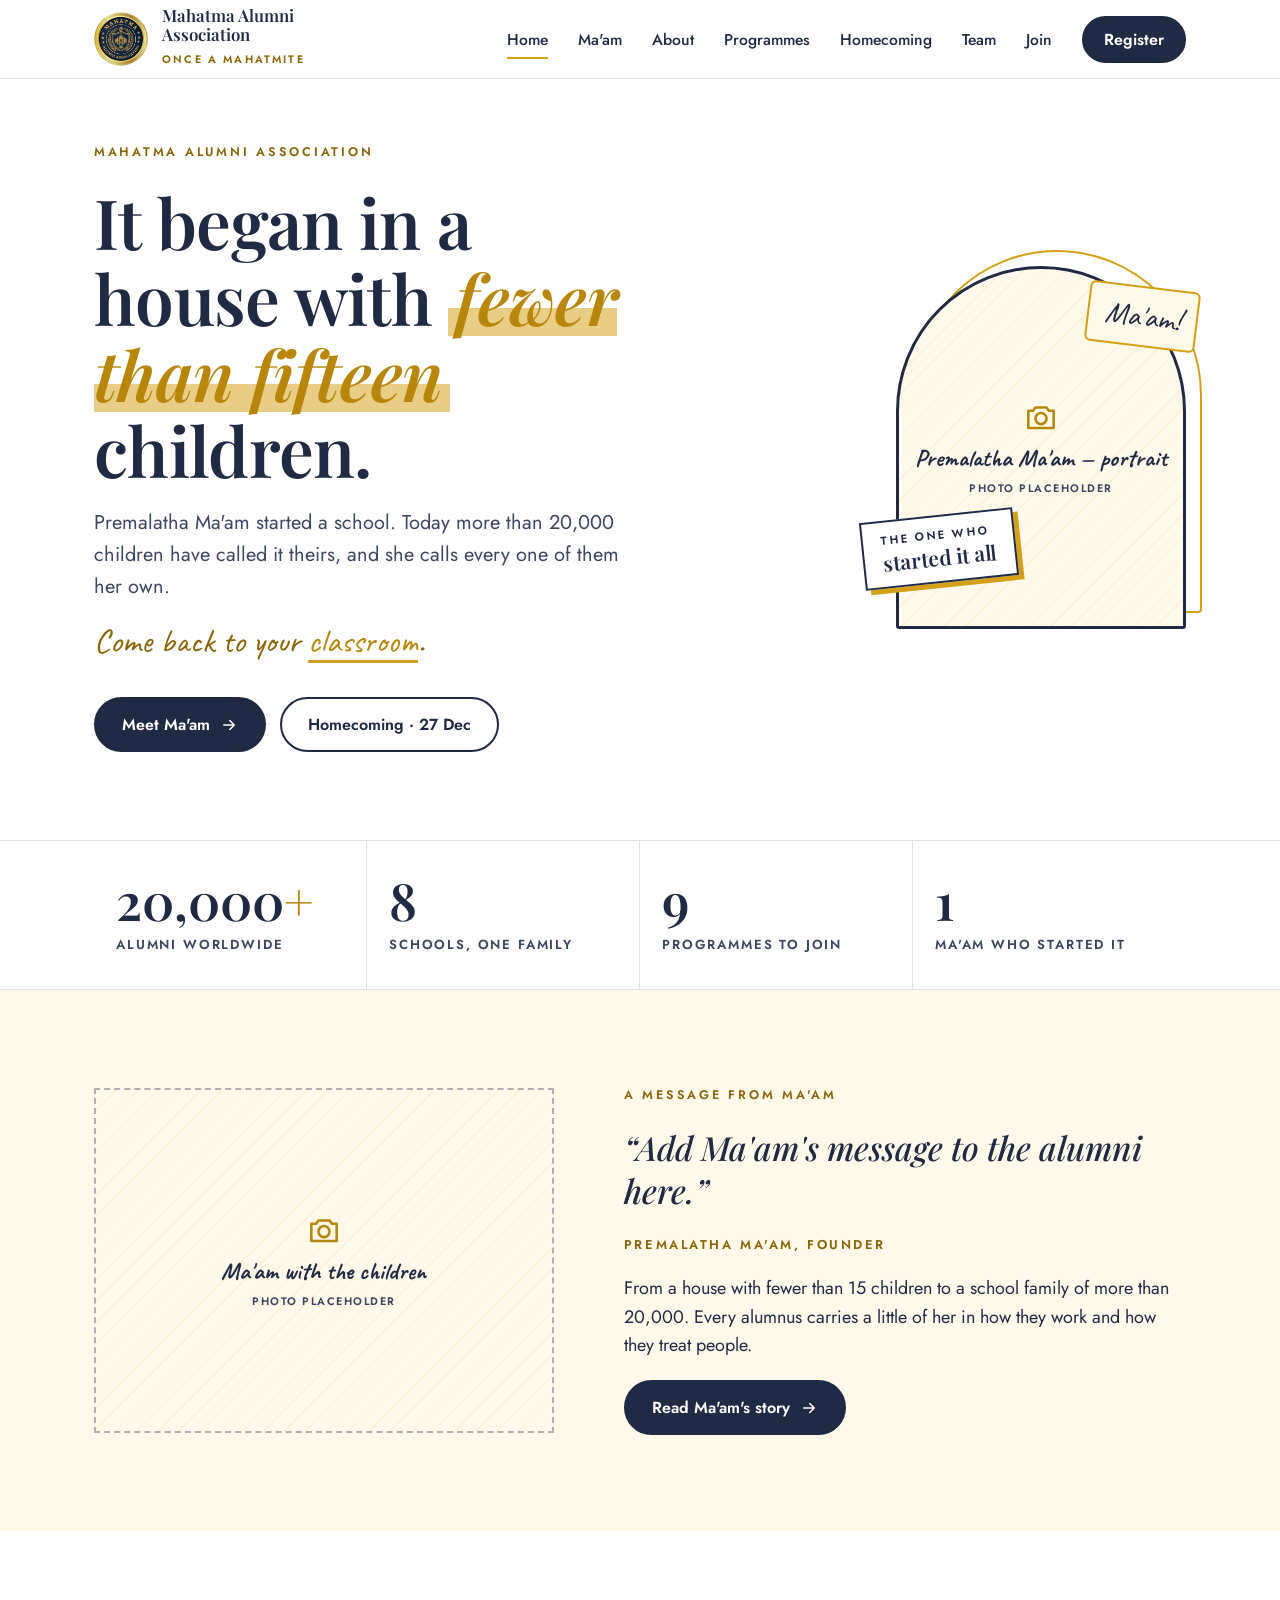
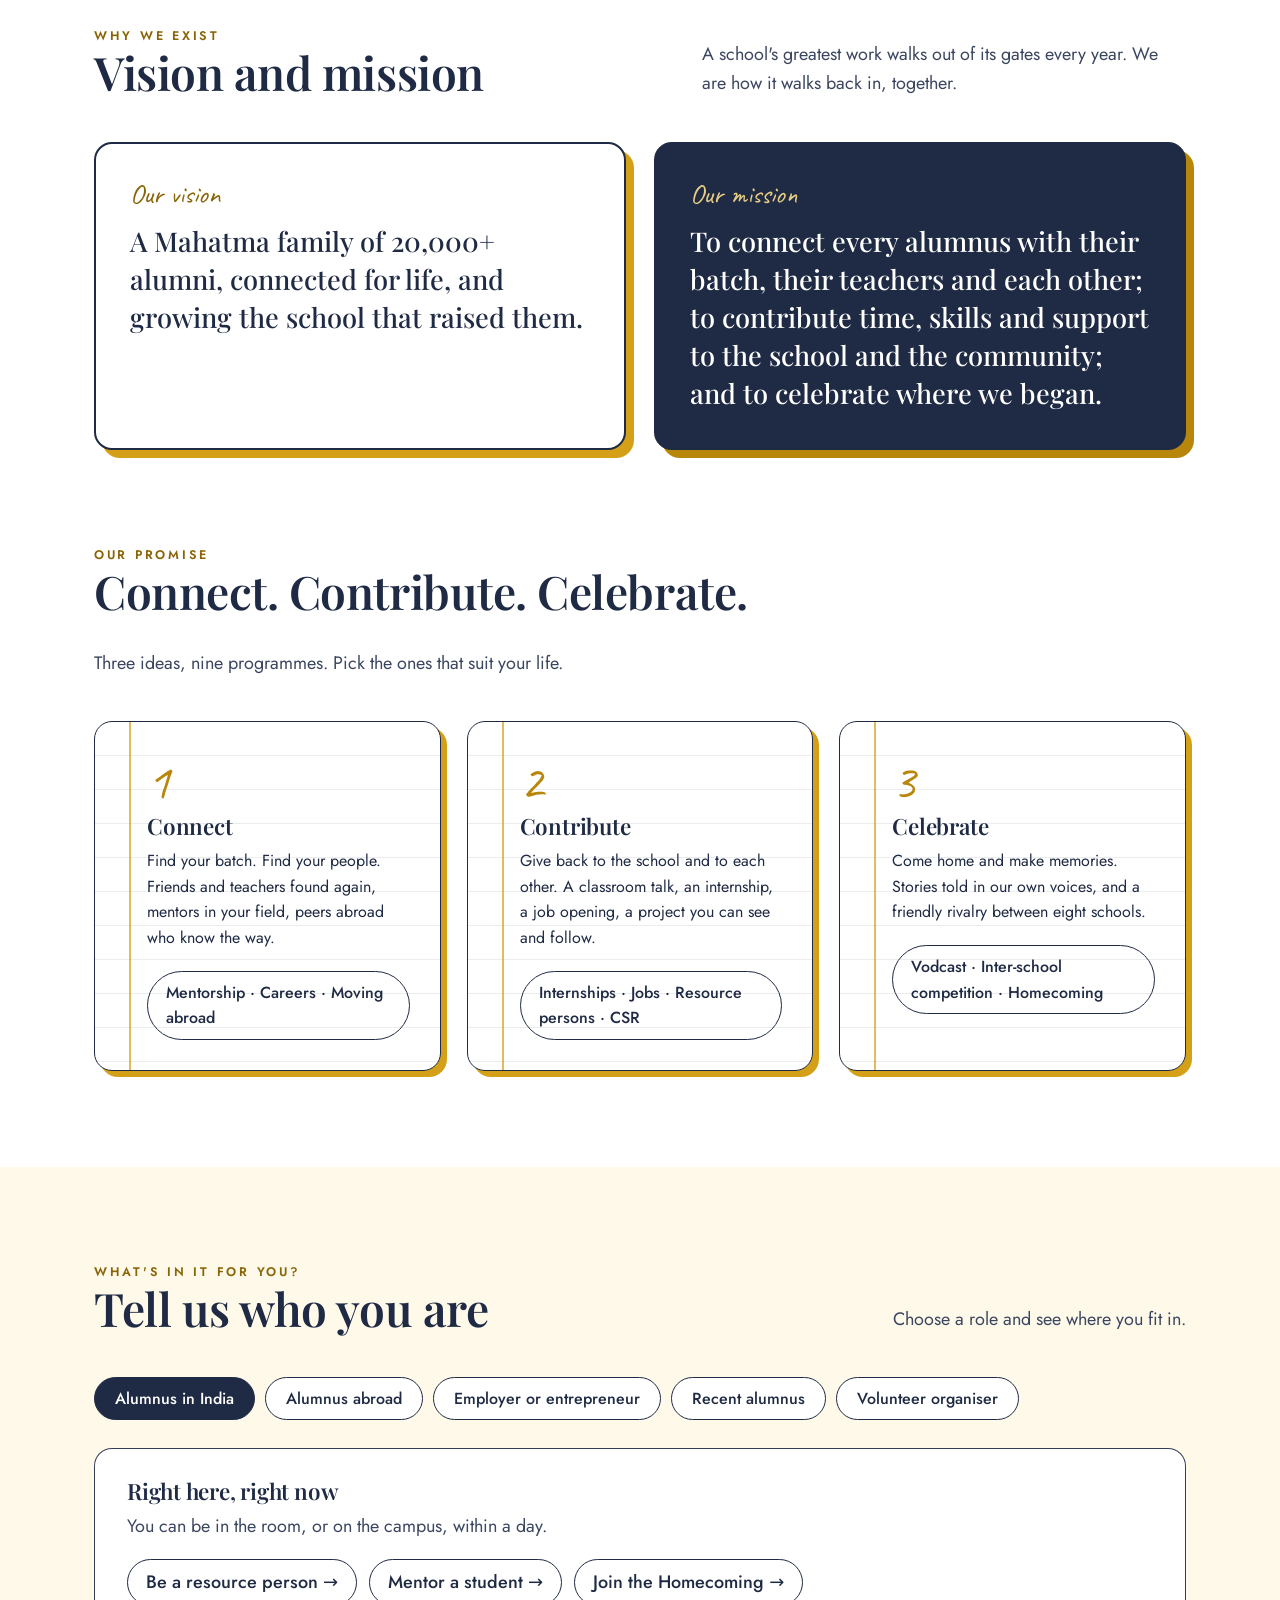
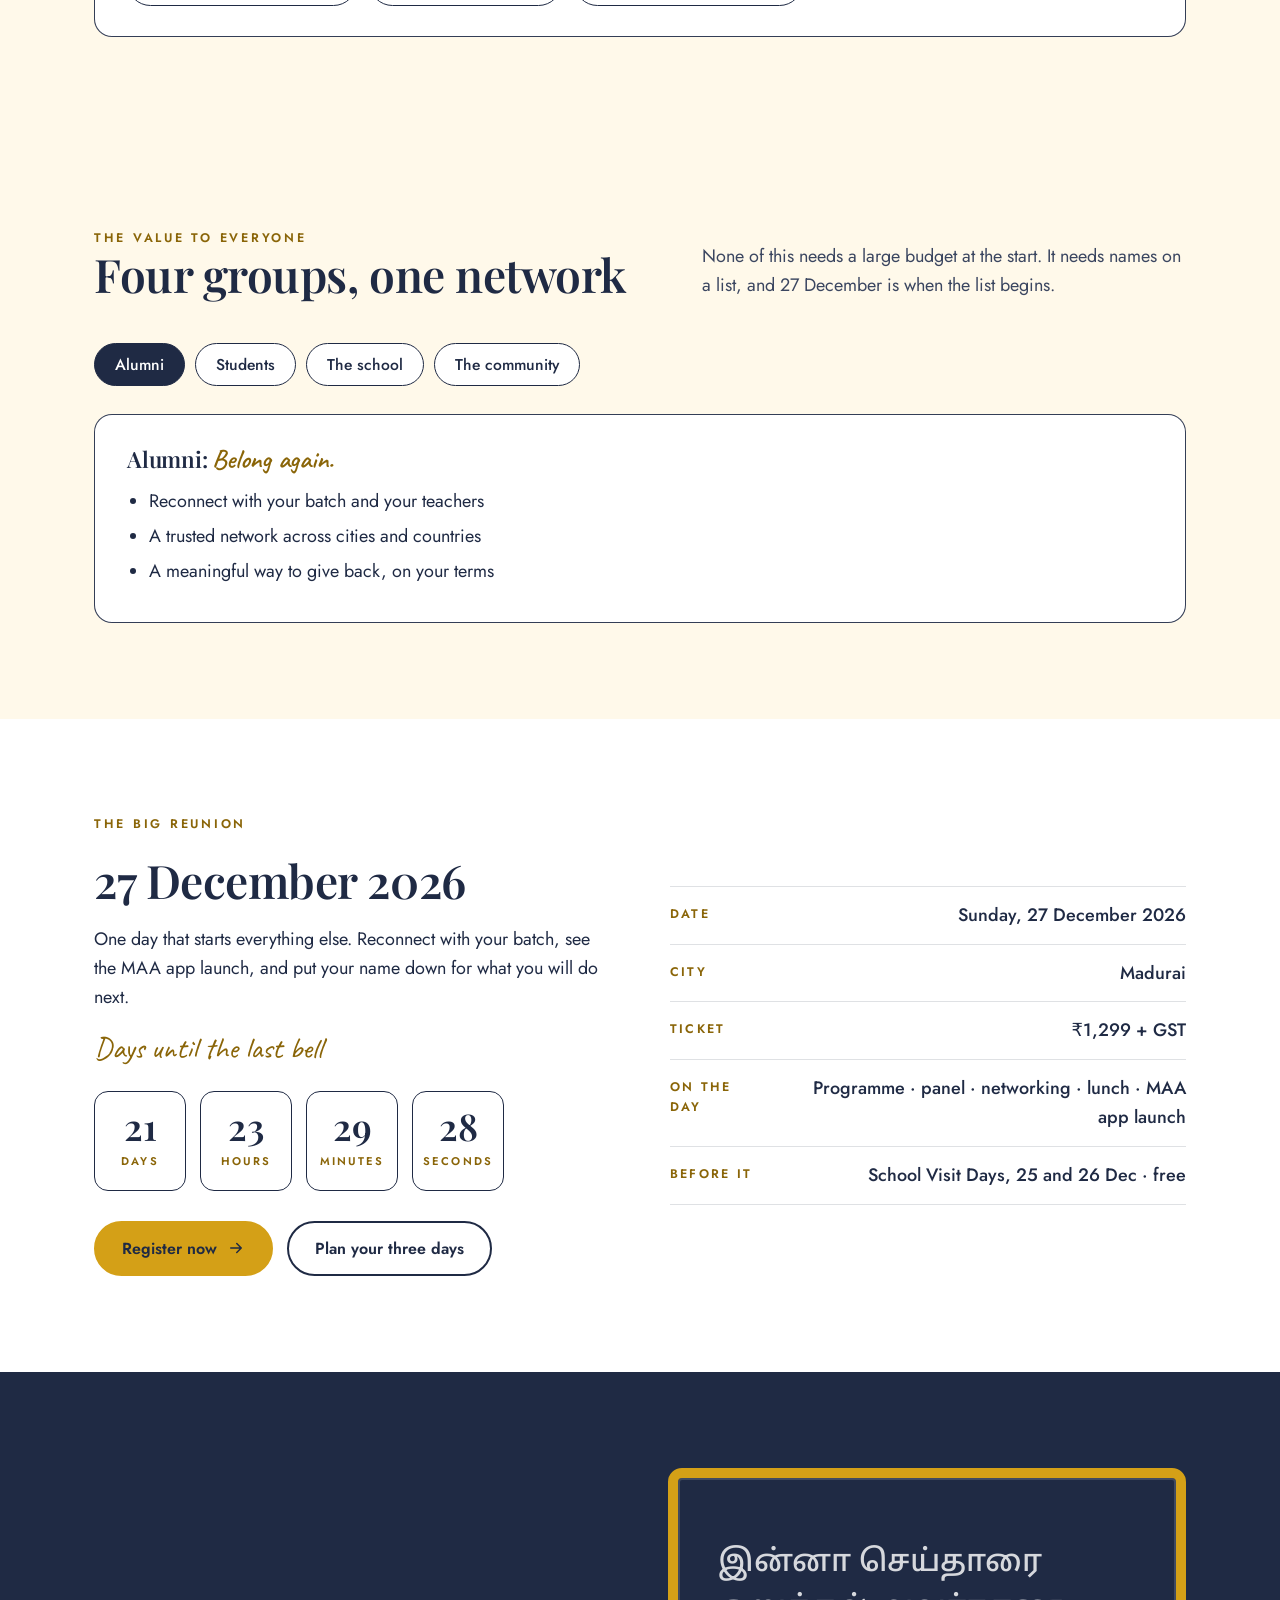
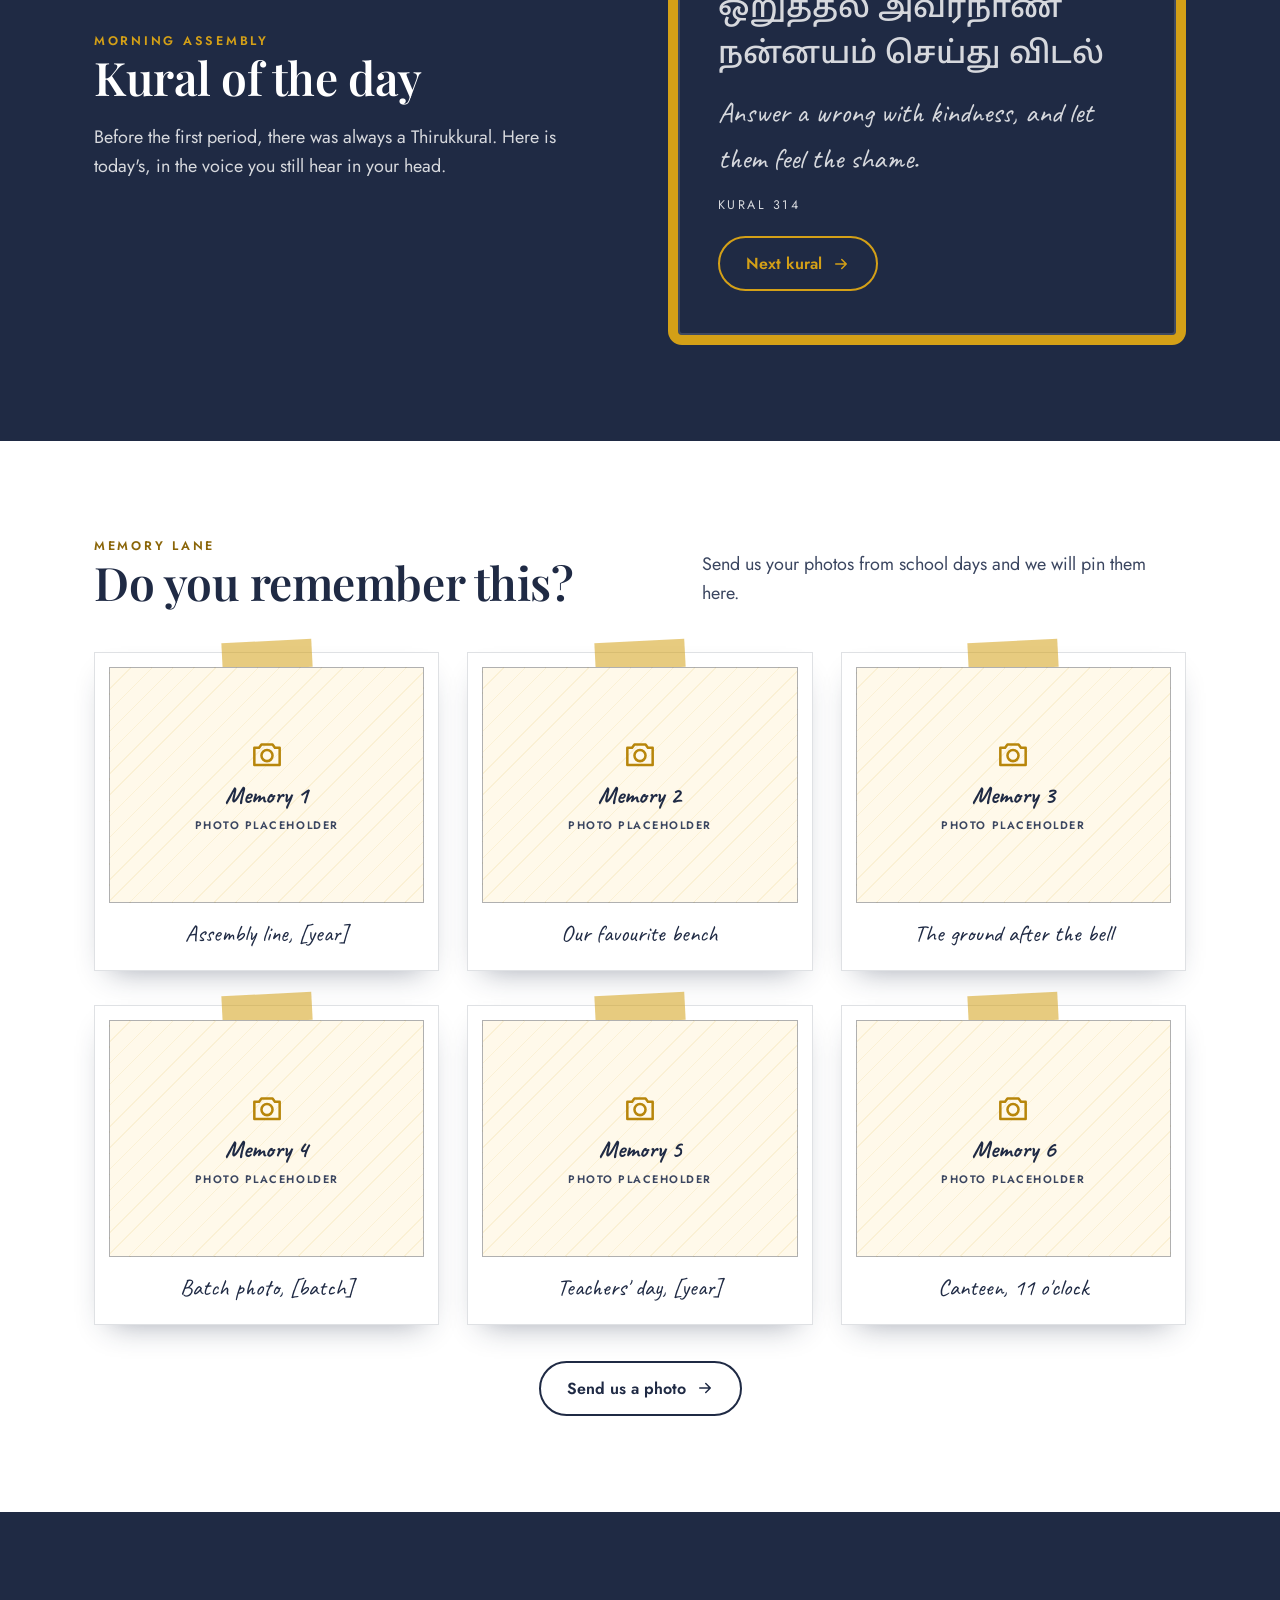
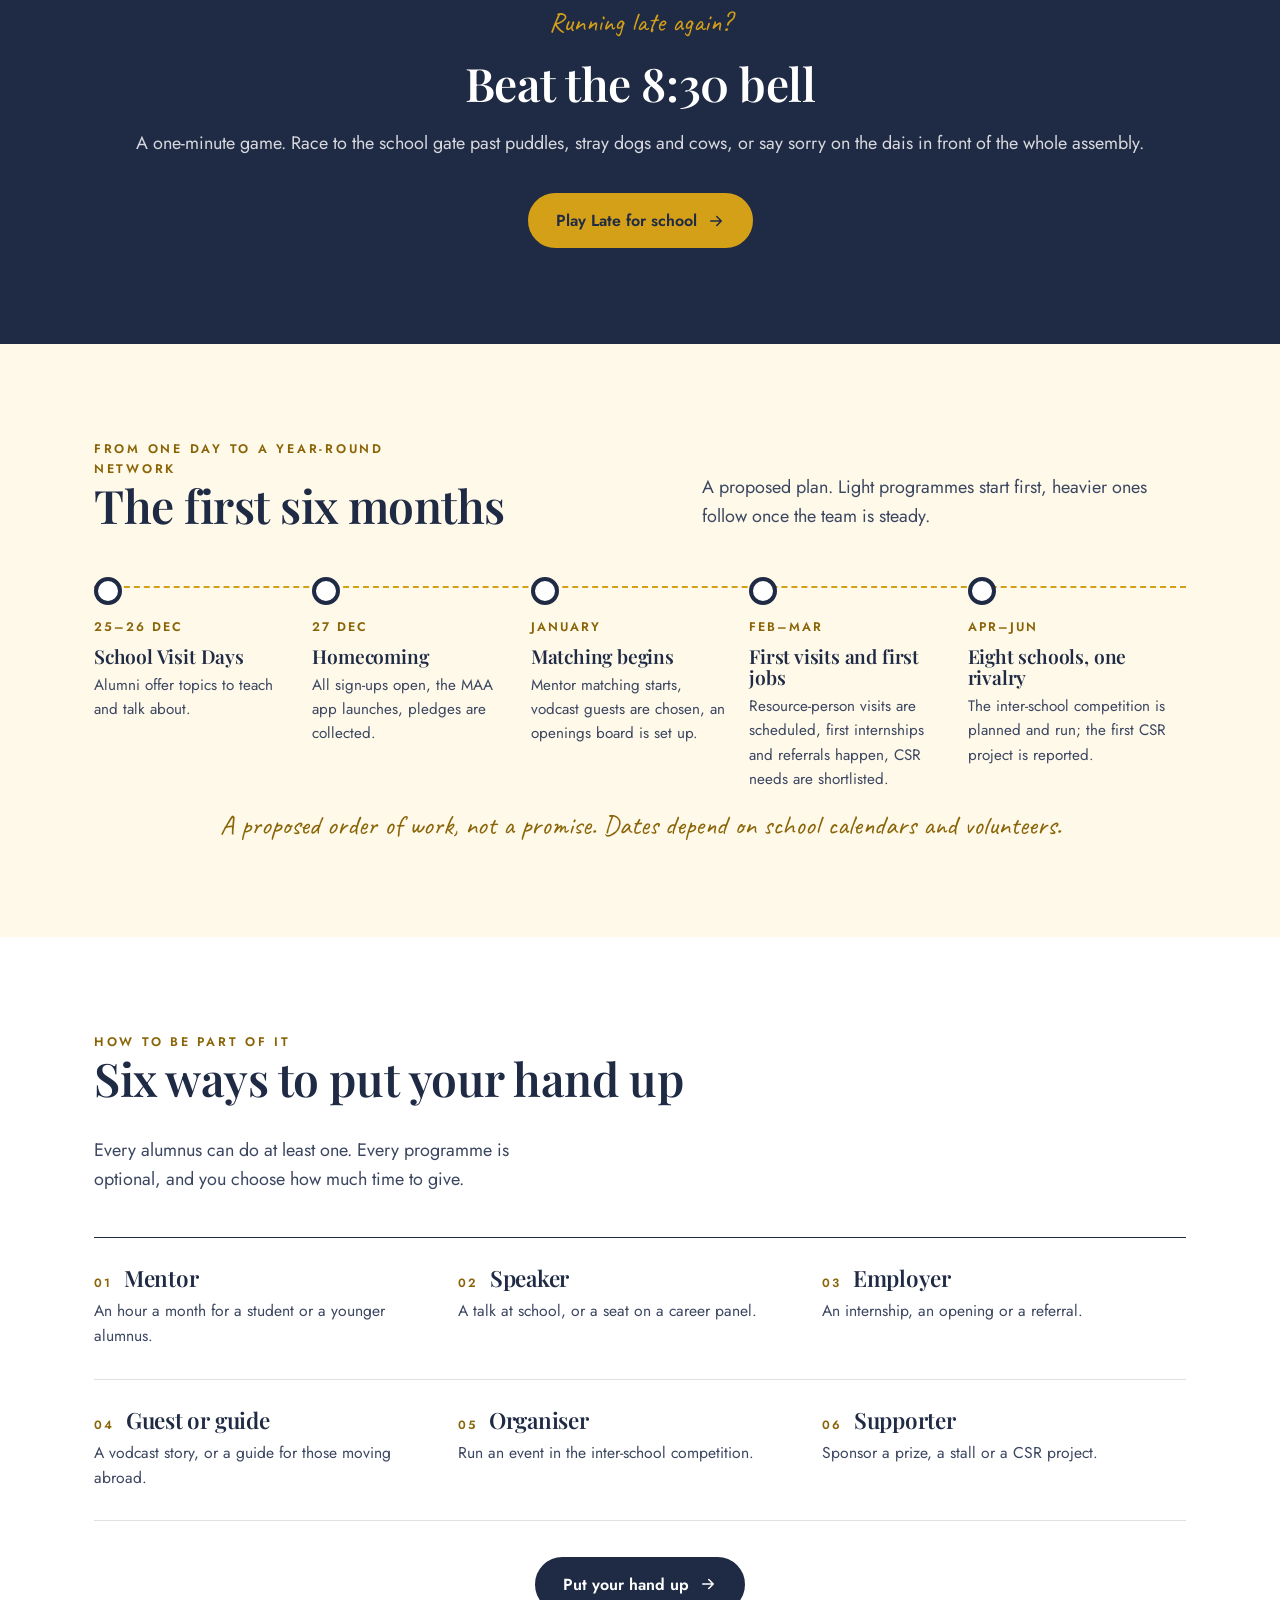
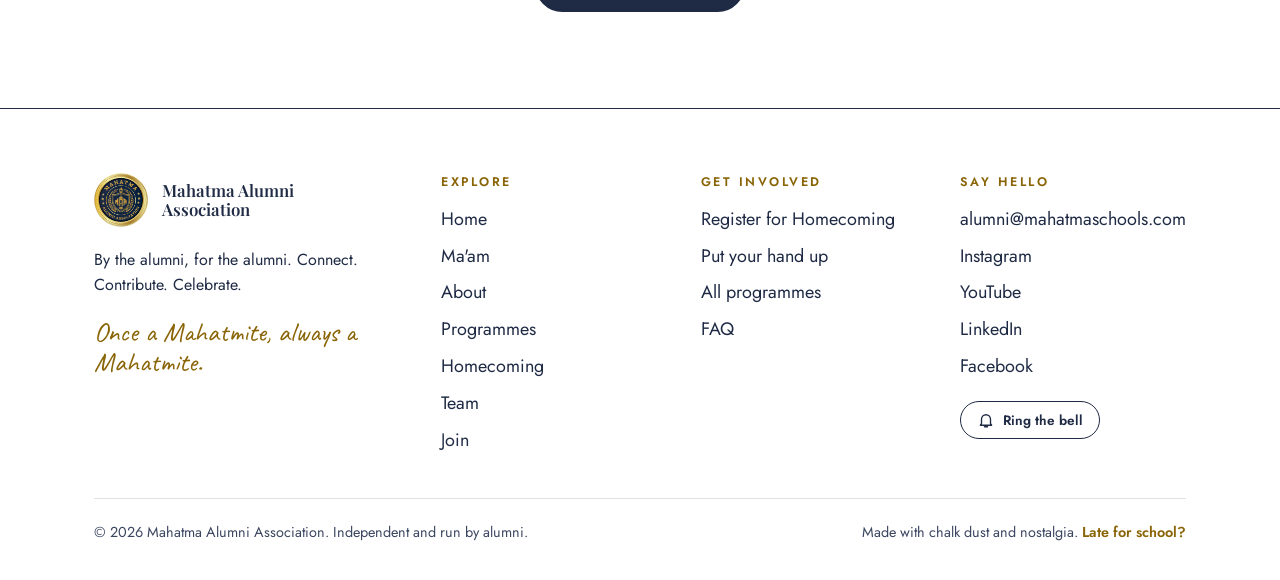
<file: index.html>
<!doctype html>
<html lang="en"><head>
<meta charset="utf-8"><meta name="viewport" content="width=device-width,initial-scale=1">
<title>Mahatma Alumni Association · Connect. Contribute. Celebrate.</title>
<meta name="description" content="The alumni family of Mahatma School, Madurai. 20,000+ of us, one home. Connect, contribute, celebrate.">
<meta name="theme-color" content="#1F2A44">
<link rel="icon" href="assets/img/logo.png">
<meta property="og:title" content="Mahatma Alumni Association · Connect. Contribute. Celebrate."><meta property="og:description" content="The alumni family of Mahatma School, Madurai. 20,000+ of us, one home. Connect, contribute, celebrate."><meta property="og:image" content="assets/img/logo.png">
<link rel="preconnect" href="https://fonts.googleapis.com"><link rel="preconnect" href="https://fonts.gstatic.com" crossorigin>
<link href="https://fonts.googleapis.com/css2?family=Caveat:wght@500;700&family=Jost:wght@400;500;600&family=Noto+Sans+Tamil:wght@500&family=Playfair+Display:ital,wght@0,500;0,600;0,700;1,500;1,600&display=swap" rel="stylesheet">
<link rel="stylesheet" href="assets/css/style.css">
</head><body data-page="index.html">
<a class="skip" href="#main">Skip to content</a>
<div class="progress" aria-hidden="true"></div>
<div class="bar" id="webinarBar">Live webinar · <b>Sat 31 Oct, 10 AM</b> · Premalatha Ma'am addresses alumni · <a href="#" data-todo="YouTube link">Watch on YouTube</a></div>
<header class="site"><div class="wrap nav">
<a class="brand" href="index.html" aria-label="Mahatma Alumni Association, home"><img src="assets/img/logo.png" alt="" width="54" height="54"><span><b>Mahatma Alumni<br>Association</b><small>Once a Mahatmite</small></span></a>
<nav aria-label="Main"><ul id="menu"><li><a href="index.html" aria-current="page">Home</a></li><li><a href="premalatha.html">Ma'am</a></li><li><a href="about.html">About</a></li><li><a href="programmes.html">Programmes</a></li><li><a href="homecoming.html">Homecoming</a></li><li><a href="team.html">Team</a></li><li><a href="join.html">Join</a></li><li><a class="btn solid" href="https://www.mahatmaschools.com" style="padding:10px 20px;color:#fff;border-bottom:2px solid var(--navy)">Register</a></li></ul>
<button class="burger" aria-label="Menu" aria-expanded="false" aria-controls="menu"><svg width="22" height="22" viewBox="0 0 24 24" fill="none" stroke="currentColor" stroke-width="2.2" stroke-linecap="round"><path d="M4 7h16M4 12h16M4 17h16"/></svg></button></nav>
</div></header>
<main id="main">
<section class="hero"><div class="wrap grid">
<div>
<p class="eyebrow rv">Mahatma Alumni Association</p>
<h1 class="rv mt">It began in a house with <span class="gold doodle">fewer than fifteen</span> children.</h1>
<p class="lede mt rv">Premalatha Ma'am started a school. Today more than 20,000 children have called it theirs, and she calls every one of them her own.</p>
<p class="hand mt rv" style="font-size:2.1rem">Come back to your <span class="rot" id="rot">bench</span>.</p>
<div class="cta rv"><a class="btn solid" href="premalatha.html">Meet Ma'am <svg viewBox="0 0 24 24" fill="none" stroke="currentColor" stroke-width="2" stroke-linecap="round" stroke-linejoin="round"><path d="M5 12h14M13 6l6 6-6 6"/></svg></a><a class="btn line" href="homecoming.html">Homecoming · 27 Dec</a></div>
</div>
<div class="mam-frame rv" id="tilt">
<span class="note">Ma'am!</span>
<figure class="ph r45 arch"><svg viewBox="0 0 24 24" fill="none" stroke="currentColor" stroke-width="1.6" stroke-linecap="round" stroke-linejoin="round"><path d="M4 8h3l1.5-2h7L17 8h3v11H4z"/><circle cx="12" cy="13" r="3.5"/></svg><b>Premalatha Ma'am — portrait</b><small>Photo placeholder</small></figure>
<div class="stamp">The one who<b>started it all</b></div>
</div></div></section>

<section class="roll"><div class="wrap"><div class="grid">
<div class="cell"><div class="num"><span data-count="20000">20,000</span><i>+</i></div><span>Alumni worldwide</span></div>
<div class="cell"><div class="num"><span data-count="8">8</span></div><span>Schools, one family</span></div>
<div class="cell"><div class="num"><span data-count="9">9</span></div><span>Programmes to join</span></div>
<div class="cell"><div class="num"><span data-count="1">1</span></div><span>Ma'am who started it</span></div></div></div></section>

<section class="feature"><div class="wrap grid">
<div class="rv"><figure class="ph r43 "><svg viewBox="0 0 24 24" fill="none" stroke="currentColor" stroke-width="1.6" stroke-linecap="round" stroke-linejoin="round"><path d="M4 8h3l1.5-2h7L17 8h3v11H4z"/><circle cx="12" cy="13" r="3.5"/></svg><b>Ma'am with the children</b><small>Photo placeholder</small></figure></div>
<div><p class="eyebrow rv">A message from Ma'am</p>
<blockquote class="quote rv mt">“Add Ma'am's message to the alumni here.”<cite>Premalatha Ma'am, founder</cite></blockquote>
<p class="mt rv">From a house with fewer than 15 children to a school family of more than 20,000. Every alumnus carries a little of her in how they work and how they treat people.</p>
<p class="mt rv"><a class="btn solid" href="premalatha.html">Read Ma'am's story <svg viewBox="0 0 24 24" fill="none" stroke="currentColor" stroke-width="2" stroke-linecap="round" stroke-linejoin="round"><path d="M5 12h14M13 6l6 6-6 6"/></svg></a></p></div></div></section>

<section><div class="wrap">
<div class="head"><div><p class="eyebrow">Why we exist</p><h2>Vision and mission</h2></div><p>A school's greatest work walks out of its gates every year. We are how it walks back in, together.</p></div>
<div class="vm">
<div class="vm-card rv"><span class="hand">Our vision</span><p class="big">A Mahatma family of 20,000+ alumni, connected for life, and growing the school that raised them.</p></div>
<div class="vm-card rv"><span class="hand">Our mission</span><p class="big">To connect every alumnus with their batch, their teachers and each other; to contribute time, skills and support to the school and the community; and to celebrate where we began.</p></div></div></div></section>

<section style="padding-top:0"><div class="wrap">
<div class="head"><div><p class="eyebrow">Our promise</p><h2>Connect. Contribute. Celebrate.</h2></div><p>Three ideas, nine programmes. Pick the ones that suit your life.</p></div>
<div class="cards3">
<article class="note-card rv"><div class="n">1</div><h3>Connect</h3><p>Find your batch. Find your people. Friends and teachers found again, mentors in your field, peers abroad who know the way.</p><p class="mt"><a class="lnk" href="programmes.html?f=guide">Mentorship · Careers · Moving abroad</a></p></article>
<article class="note-card rv"><div class="n">2</div><h3>Contribute</h3><p>Give back to the school and to each other. A classroom talk, an internship, a job opening, a project you can see and follow.</p><p class="mt"><a class="lnk" href="programmes.html?f=doors">Internships · Jobs · Resource persons · CSR</a></p></article>
<article class="note-card rv"><div class="n">3</div><h3>Celebrate</h3><p>Come home and make memories. Stories told in our own voices, and a friendly rivalry between eight schools.</p><p class="mt"><a class="lnk" href="programmes.html?f=celebrate">Vodcast · Inter-school competition · Homecoming</a></p></article></div></div></section>

<section class="picker-sec"><div class="wrap">
<div class="head"><div><p class="eyebrow">What's in it for you?</p><h2>Tell us who you are</h2></div><p>Choose a role and see where you fit in.</p></div>
<div class="chips" role="tablist" id="roles">
<button class="chip on" role="tab" data-role="india">Alumnus in India</button>
<button class="chip" role="tab" data-role="abroad">Alumnus abroad</button>
<button class="chip" role="tab" data-role="employer">Employer or entrepreneur</button>
<button class="chip" role="tab" data-role="young">Recent alumnus</button>
<button class="chip" role="tab" data-role="organiser">Volunteer organiser</button></div>
<div class="role-out" id="roleOut" aria-live="polite"></div></div></section>

<section class="feature"><div class="wrap">
<div class="head"><div><p class="eyebrow">The value to everyone</p><h2>Four groups, one network</h2></div><p>None of this needs a large budget at the start. It needs names on a list, and 27 December is when the list begins.</p></div>
<div class="tabs" role="tablist" id="vtabs"><button class="tab on" role="tab" data-v="alumni">Alumni</button><button class="tab" role="tab" data-v="students">Students</button><button class="tab" role="tab" data-v="school">The school</button><button class="tab" role="tab" data-v="community">The community</button></div>
<div class="vpanel" id="vpanel" aria-live="polite"></div></div></section>

<section class="hc"><div class="wrap grid">
<div><p class="eyebrow">The big reunion</p><h2 class="mt">27 December 2026</h2>
<p class="mt">One day that starts everything else. Reconnect with your batch, see the MAA app launch, and put your name down for what you will do next.</p>
<p class="hand mt" style="font-size:1.9rem">Days until the last bell</p><div class="count" data-target="2026-12-27T09:00:00+05:30" aria-live="off"><div><b data-u="d">00</b><span>Days</span></div><div><b data-u="h">00</b><span>Hours</span></div><div><b data-u="m">00</b><span>Minutes</span></div><div><b data-u="s">00</b><span>Seconds</span></div></div>
<div class="cta" style="display:flex;gap:14px;flex-wrap:wrap"><a class="btn gold" href="https://www.mahatmaschools.com">Register now <svg viewBox="0 0 24 24" fill="none" stroke="currentColor" stroke-width="2" stroke-linecap="round" stroke-linejoin="round"><path d="M5 12h14M13 6l6 6-6 6"/></svg></a><a class="btn line" href="homecoming.html">Plan your three days</a></div></div>
<div><ul class="facts">
<li><span>Date</span><span>Sunday, 27 December 2026</span></li>
<li><span>City</span><span>Madurai</span></li>
<li><span>Ticket</span><span>₹1,299 + GST</span></li>
<li><span>On the day</span><span>Programme · panel · networking · lunch · MAA app launch</span></li>
<li><span>Before it</span><span>School Visit Days, 25 and 26 Dec · free</span></li></ul></div></div></section>

<section class="chalk"><div class="wrap"><div class="grid2">
<div><p class="eyebrow">Morning assembly</p><h2>Kural of the day</h2><p class="mt">Before the first period, there was always a Thirukkural. Here is today's, in the voice you still hear in your head.</p></div>
<div class="board" id="kboard"><p class="kural" id="kt"></p><p class="kmean" id="km"></p><p class="kref" id="kr"></p><button class="btn" id="knext" type="button">Next kural <svg viewBox="0 0 24 24" fill="none" stroke="currentColor" stroke-width="2" stroke-linecap="round" stroke-linejoin="round"><path d="M5 12h14M13 6l6 6-6 6"/></svg></button></div></div></div></section>

<section><div class="wrap">
<div class="head"><div><p class="eyebrow">Memory lane</p><h2>Do you remember this?</h2></div><p>Send us your photos from school days and we will pin them here.</p></div>
<div class="polas"><figure class="pola rv"><span class="tape"></span><figure class="ph r43 "><svg viewBox="0 0 24 24" fill="none" stroke="currentColor" stroke-width="1.6" stroke-linecap="round" stroke-linejoin="round"><path d="M4 8h3l1.5-2h7L17 8h3v11H4z"/><circle cx="12" cy="13" r="3.5"/></svg><b>Memory 1</b><small>Photo placeholder</small></figure><figcaption>Assembly line, [year]</figcaption></figure><figure class="pola rv"><span class="tape"></span><figure class="ph r43 "><svg viewBox="0 0 24 24" fill="none" stroke="currentColor" stroke-width="1.6" stroke-linecap="round" stroke-linejoin="round"><path d="M4 8h3l1.5-2h7L17 8h3v11H4z"/><circle cx="12" cy="13" r="3.5"/></svg><b>Memory 2</b><small>Photo placeholder</small></figure><figcaption>Our favourite bench</figcaption></figure><figure class="pola rv"><span class="tape"></span><figure class="ph r43 "><svg viewBox="0 0 24 24" fill="none" stroke="currentColor" stroke-width="1.6" stroke-linecap="round" stroke-linejoin="round"><path d="M4 8h3l1.5-2h7L17 8h3v11H4z"/><circle cx="12" cy="13" r="3.5"/></svg><b>Memory 3</b><small>Photo placeholder</small></figure><figcaption>The ground after the bell</figcaption></figure><figure class="pola rv"><span class="tape"></span><figure class="ph r43 "><svg viewBox="0 0 24 24" fill="none" stroke="currentColor" stroke-width="1.6" stroke-linecap="round" stroke-linejoin="round"><path d="M4 8h3l1.5-2h7L17 8h3v11H4z"/><circle cx="12" cy="13" r="3.5"/></svg><b>Memory 4</b><small>Photo placeholder</small></figure><figcaption>Batch photo, [batch]</figcaption></figure><figure class="pola rv"><span class="tape"></span><figure class="ph r43 "><svg viewBox="0 0 24 24" fill="none" stroke="currentColor" stroke-width="1.6" stroke-linecap="round" stroke-linejoin="round"><path d="M4 8h3l1.5-2h7L17 8h3v11H4z"/><circle cx="12" cy="13" r="3.5"/></svg><b>Memory 5</b><small>Photo placeholder</small></figure><figcaption>Teachers' day, [year]</figcaption></figure><figure class="pola rv"><span class="tape"></span><figure class="ph r43 "><svg viewBox="0 0 24 24" fill="none" stroke="currentColor" stroke-width="1.6" stroke-linecap="round" stroke-linejoin="round"><path d="M4 8h3l1.5-2h7L17 8h3v11H4z"/><circle cx="12" cy="13" r="3.5"/></svg><b>Memory 6</b><small>Photo placeholder</small></figure><figcaption>Canteen, 11 o'clock</figcaption></figure></div>
<p class="mt2 center"><a class="btn line" href="mailto:alumni@mahatmaschools.com?subject=My%20school%20photo">Send us a photo <svg viewBox="0 0 24 24" fill="none" stroke="currentColor" stroke-width="2" stroke-linecap="round" stroke-linejoin="round"><path d="M5 12h14M13 6l6 6-6 6"/></svg></a></p></div></section>

<section class="chalk"><div class="wrap center">
<p class="hand" style="color:var(--gold)">Running late again?</p>
<h2 class="mt">Beat the 8:30 bell</h2>
<p class="mt">A one-minute game. Race to the school gate past puddles, stray dogs and cows, or say sorry on the dais in front of the whole assembly.</p>
<p class="mt2"><a class="btn gold" href="game.html">Play Late for school <svg viewBox="0 0 24 24" fill="none" stroke="currentColor" stroke-width="2" stroke-linecap="round" stroke-linejoin="round"><path d="M5 12h14M13 6l6 6-6 6"/></svg></a></p></div></section>

<section class="feature"><div class="wrap">
<div class="head"><div><p class="eyebrow">From one day to a year-round network</p><h2>The first six months</h2></div><p>A proposed plan. Light programmes start first, heavier ones follow once the team is steady.</p></div>
<ol class="roadmap"><li class="rm rv"><span class="when">25–26 Dec</span><h3>School Visit Days</h3><p>Alumni offer topics to teach and talk about.</p></li><li class="rm rv"><span class="when">27 Dec</span><h3>Homecoming</h3><p>All sign-ups open, the MAA app launches, pledges are collected.</p></li><li class="rm rv"><span class="when">January</span><h3>Matching begins</h3><p>Mentor matching starts, vodcast guests are chosen, an openings board is set up.</p></li><li class="rm rv"><span class="when">Feb–Mar</span><h3>First visits and first jobs</h3><p>Resource-person visits are scheduled, first internships and referrals happen, CSR needs are shortlisted.</p></li><li class="rm rv"><span class="when">Apr–Jun</span><h3>Eight schools, one rivalry</h3><p>The inter-school competition is planned and run; the first CSR project is reported.</p></li></ol><p class="hand center mt">A proposed order of work, not a promise. Dates depend on school calendars and volunteers.</p></div></section>

<section class="hands-sec"><div class="wrap"><div class="head"><div><p class="eyebrow">How to be part of it</p><h2>Six ways to put your hand up</h2></div><p>Every alumnus can do at least one. Every programme is optional, and you choose how much time to give.</p></div>
<div class="hands">
<div class="hand-item rv"><h3><small>01</small>Mentor</h3><p>An hour a month for a student or a younger alumnus.</p></div>
<div class="hand-item rv"><h3><small>02</small>Speaker</h3><p>A talk at school, or a seat on a career panel.</p></div>
<div class="hand-item rv"><h3><small>03</small>Employer</h3><p>An internship, an opening or a referral.</p></div>
<div class="hand-item rv"><h3><small>04</small>Guest or guide</h3><p>A vodcast story, or a guide for those moving abroad.</p></div>
<div class="hand-item rv"><h3><small>05</small>Organiser</h3><p>Run an event in the inter-school competition.</p></div>
<div class="hand-item rv"><h3><small>06</small>Supporter</h3><p>Sponsor a prize, a stall or a CSR project.</p></div></div>
<p class="mt2 center"><a class="btn solid" href="join.html#raise">Put your hand up <svg viewBox="0 0 24 24" fill="none" stroke="currentColor" stroke-width="2" stroke-linecap="round" stroke-linejoin="round"><path d="M5 12h14M13 6l6 6-6 6"/></svg></a></p></div></section>
</main>
<footer><div class="wrap">
<div class="grid">
<div><a class="brand" href="index.html"><img src="assets/img/logo.png" alt="" width="64" height="64"><span><b>Mahatma Alumni<br>Association</b></span></a>
<p class="mt" style="font-size:1rem">By the alumni, for the alumni. Connect. Contribute. Celebrate.</p>
<p class="hand mt">Once a Mahatmite, always a Mahatmite.</p></div>
<div><h4>Explore</h4><ul><li><a href="index.html">Home</a></li><li><a href="premalatha.html">Ma'am</a></li><li><a href="about.html">About</a></li><li><a href="programmes.html">Programmes</a></li><li><a href="homecoming.html">Homecoming</a></li><li><a href="team.html">Team</a></li><li><a href="join.html">Join</a></li></ul></div>
<div><h4>Get involved</h4><ul><li><a href="https://www.mahatmaschools.com">Register for Homecoming</a></li><li><a href="join.html#raise">Put your hand up</a></li><li><a href="programmes.html">All programmes</a></li><li><a href="homecoming.html#faq">FAQ</a></li></ul></div>
<div><h4>Say hello</h4><ul><li><a href="mailto:alumni@mahatmaschools.com">alumni@mahatmaschools.com</a></li><li><a href="#" data-todo="Instagram">Instagram</a></li><li><a href="#" data-todo="YouTube">YouTube</a></li><li><a href="#" data-todo="LinkedIn">LinkedIn</a></li><li><a href="#" data-todo="Facebook">Facebook</a></li></ul>
<p class="mt"><button class="bell" id="bell" type="button"><svg viewBox="0 0 24 24" fill="none" stroke="currentColor" stroke-width="1.8" stroke-linecap="round" stroke-linejoin="round"><path d="M6 17V11a6 6 0 1 1 12 0v6l1.5 2h-15z"/><path d="M10 21h4"/></svg> Ring the bell</button></p></div>
</div>
<div class="fine"><span>© <span id="yr">2026</span> Mahatma Alumni Association. Independent and run by alumni.</span><span>Made with chalk dust and nostalgia. <a href="game.html">Late for school?</a></span></div>
</div></footer>
<script src="assets/js/main.js" defer></script>
</body></html>
</file>
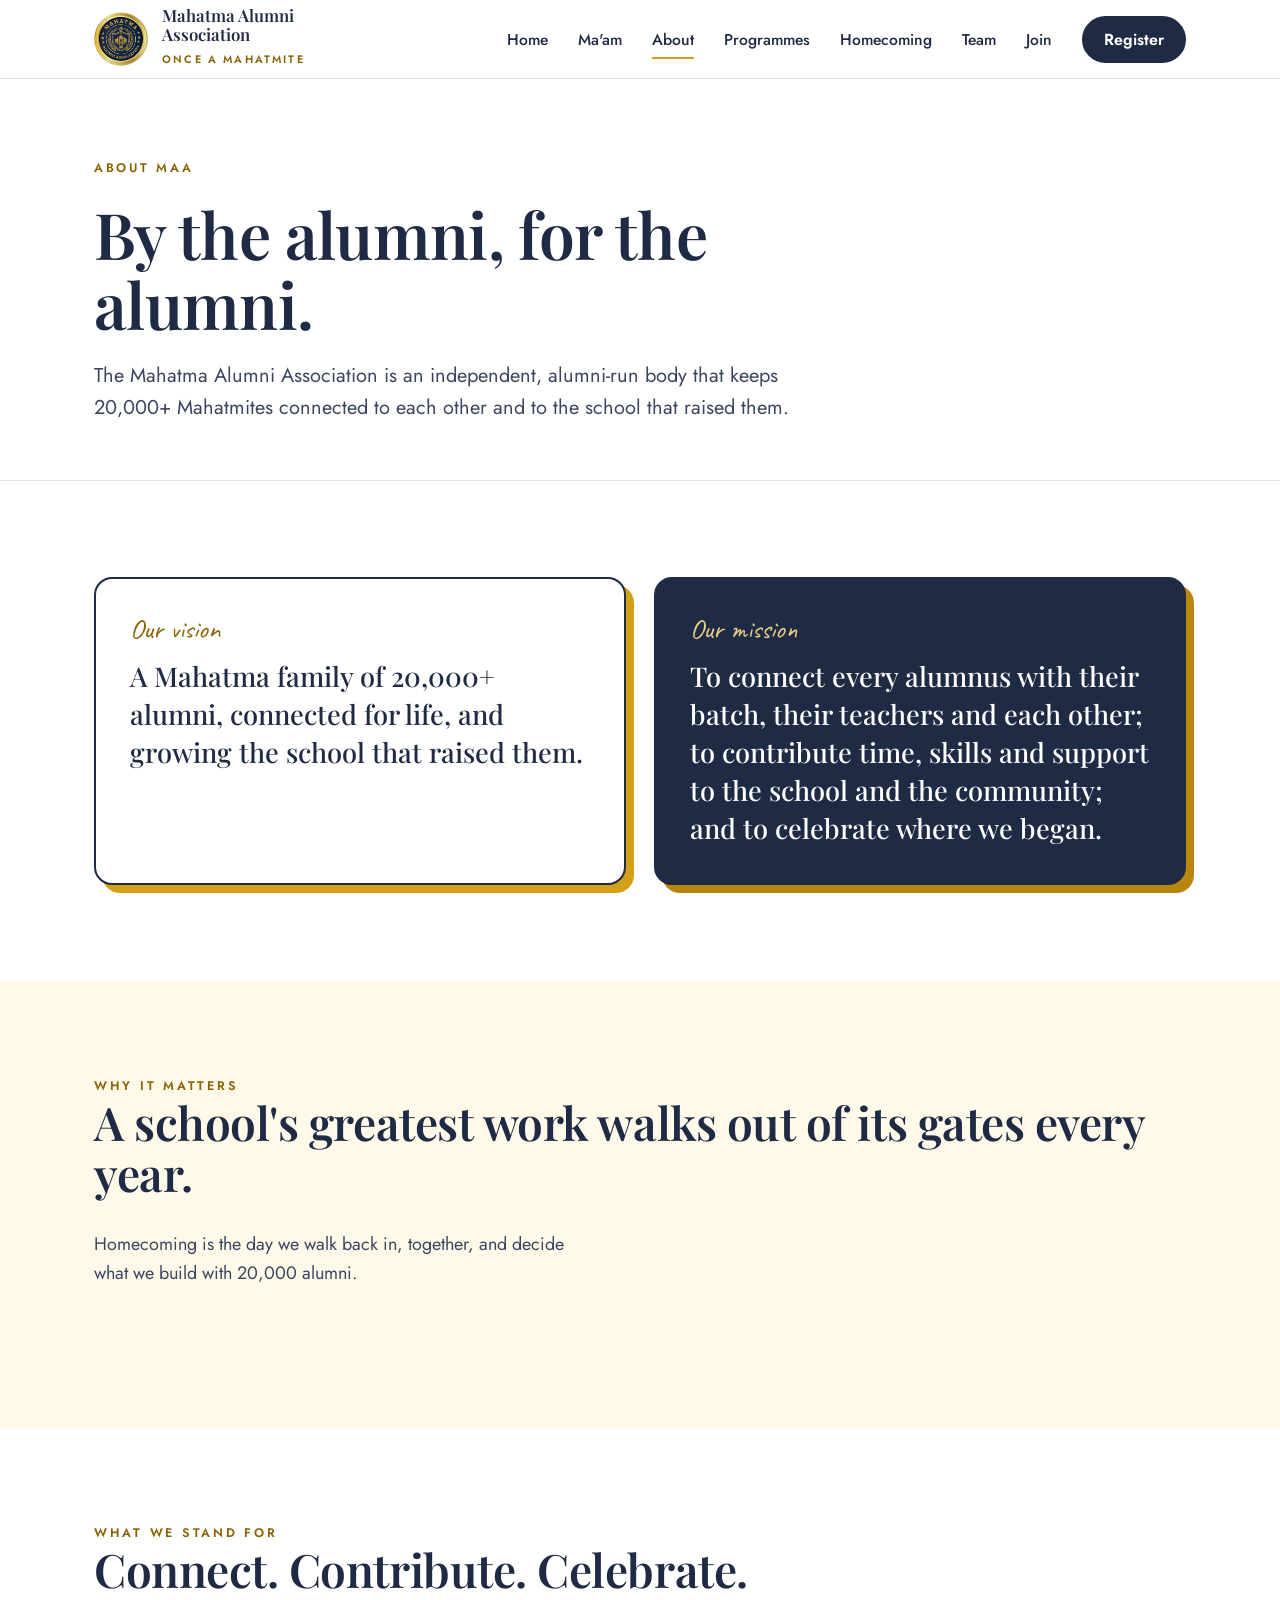
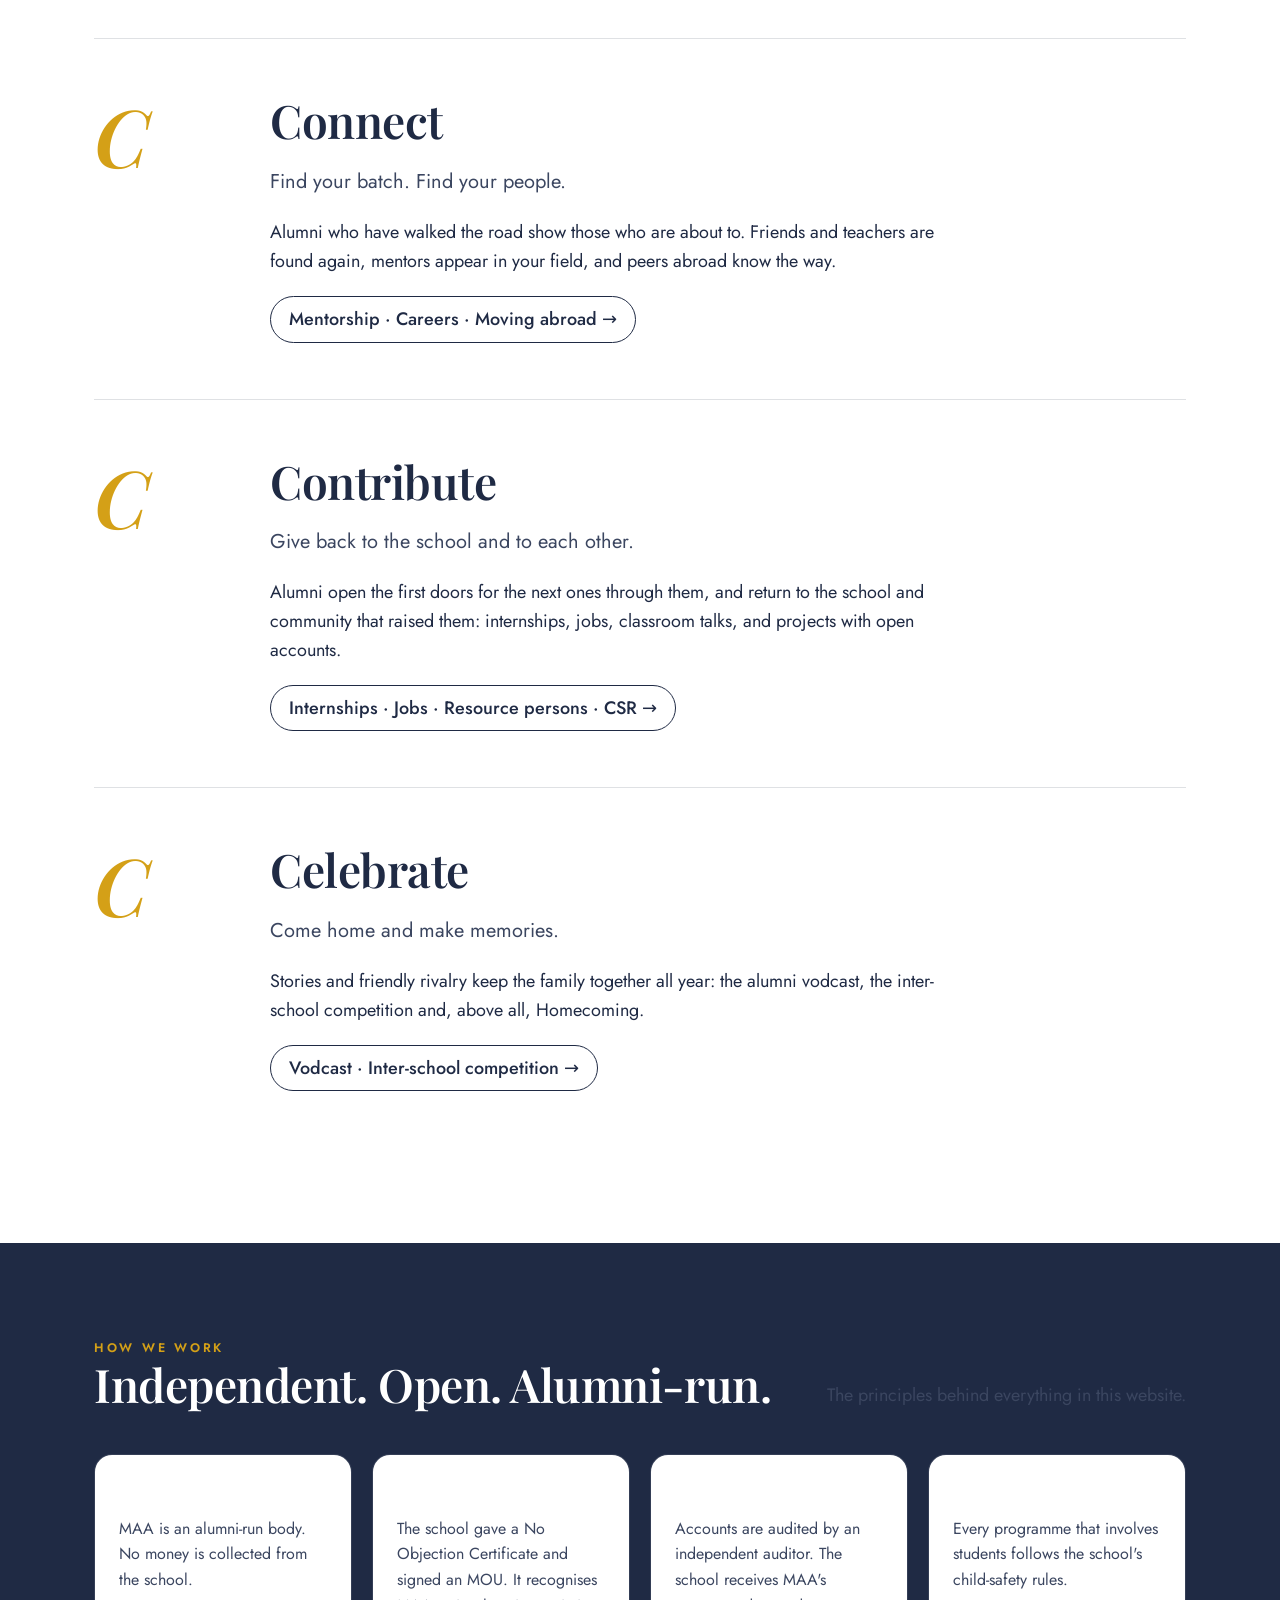
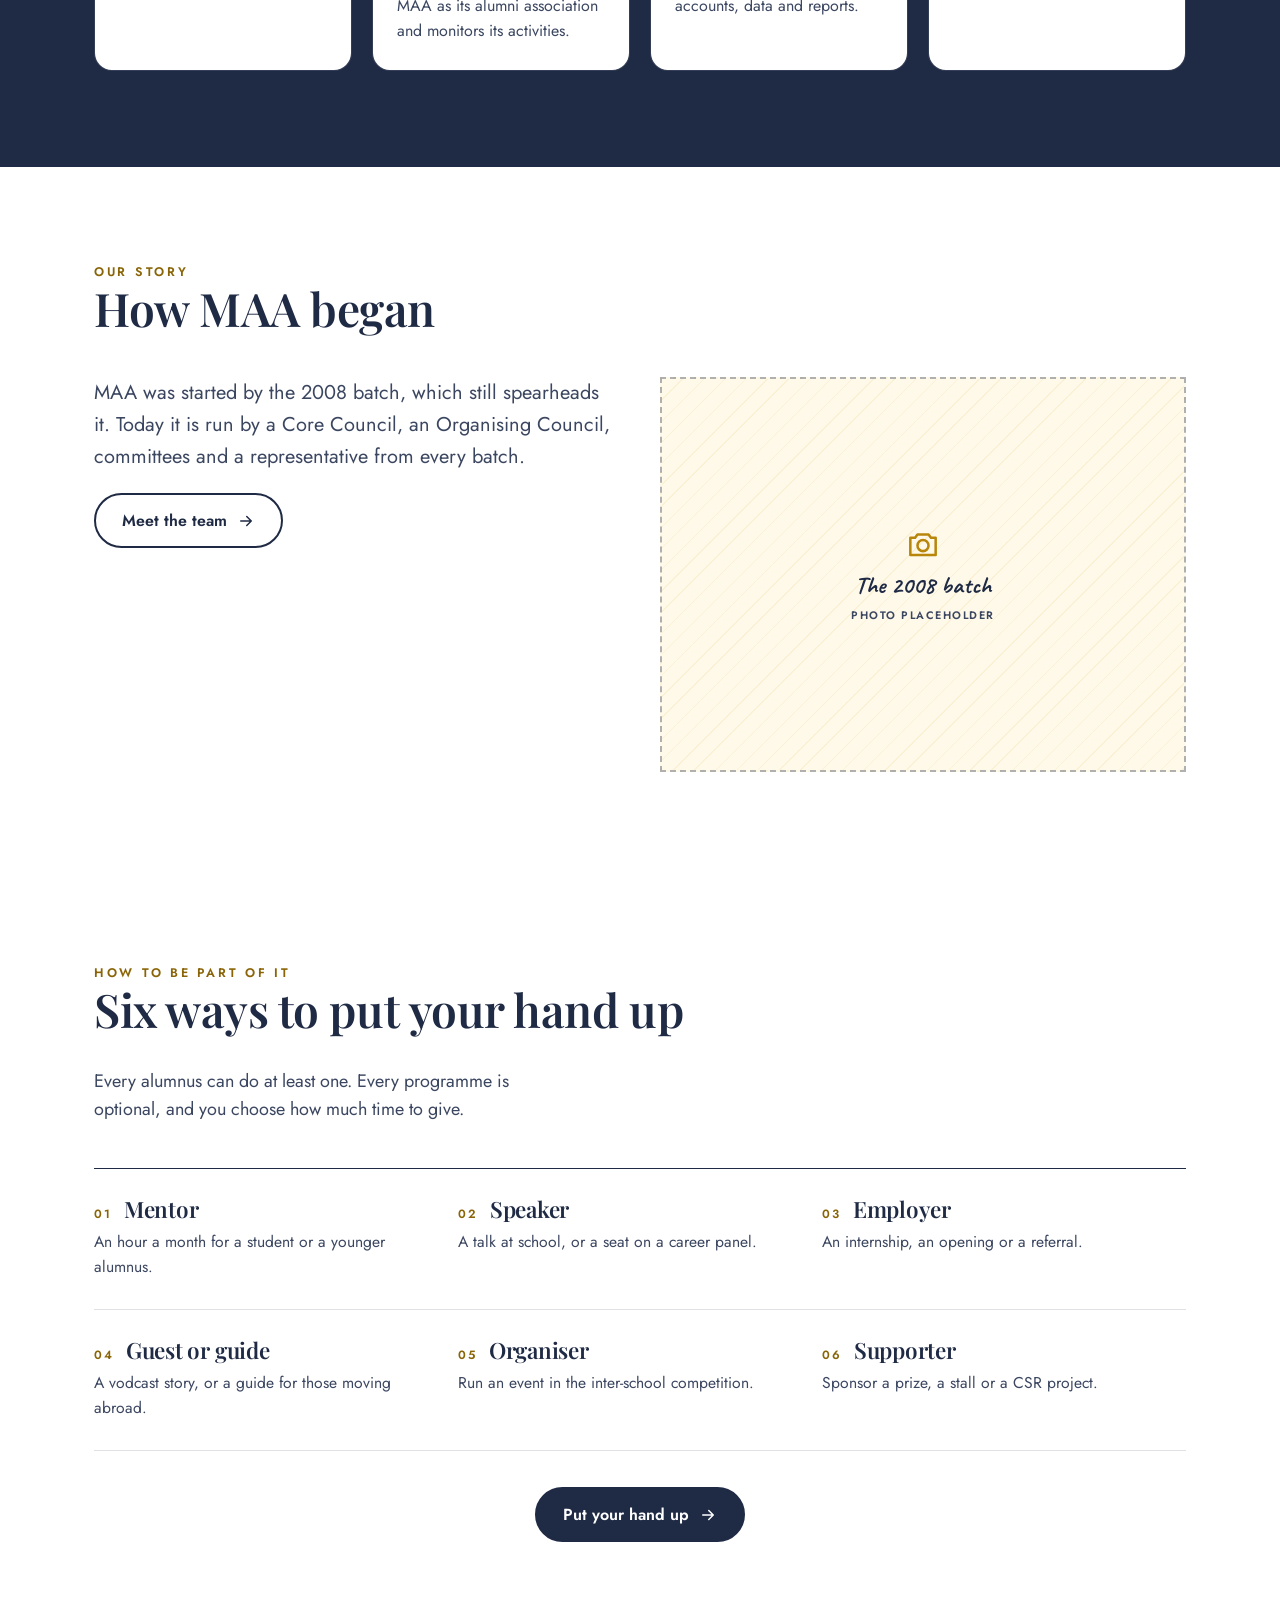
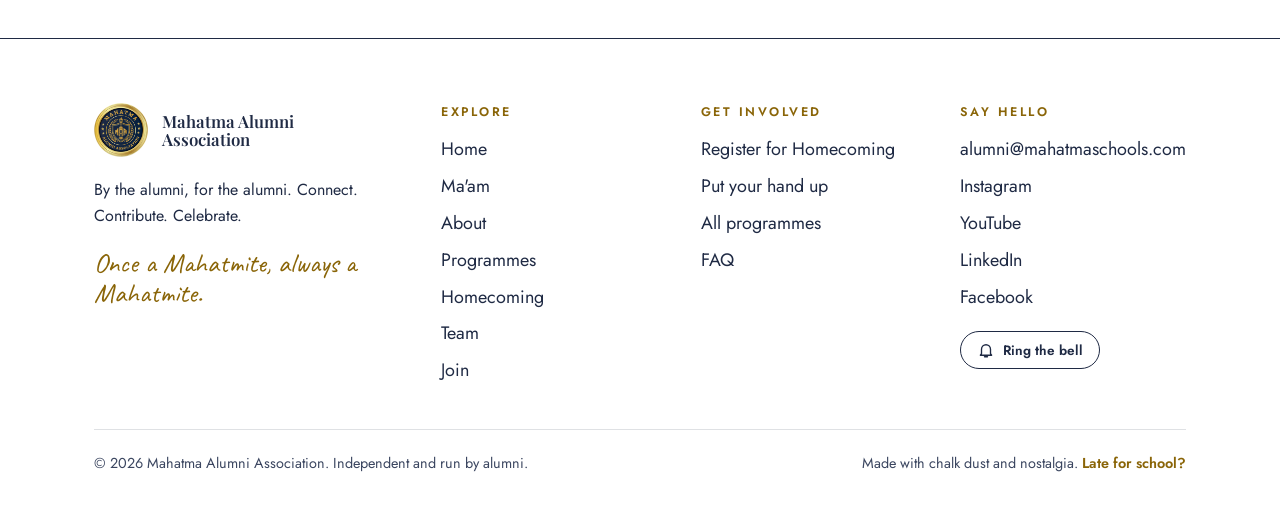
<file: about.html>
<!doctype html>
<html lang="en"><head>
<meta charset="utf-8"><meta name="viewport" content="width=device-width,initial-scale=1">
<title>About · Mahatma Alumni Association</title>
<meta name="description" content="Our vision, mission and the three ideas that guide the Mahatma Alumni Association: connect, contribute, celebrate.">
<meta name="theme-color" content="#1F2A44">
<link rel="icon" href="assets/img/logo.png">
<meta property="og:title" content="About · Mahatma Alumni Association"><meta property="og:description" content="Our vision, mission and the three ideas that guide the Mahatma Alumni Association: connect, contribute, celebrate."><meta property="og:image" content="assets/img/logo.png">
<link rel="preconnect" href="https://fonts.googleapis.com"><link rel="preconnect" href="https://fonts.gstatic.com" crossorigin>
<link href="https://fonts.googleapis.com/css2?family=Caveat:wght@500;700&family=Jost:wght@400;500;600&family=Noto+Sans+Tamil:wght@500&family=Playfair+Display:ital,wght@0,500;0,600;0,700;1,500;1,600&display=swap" rel="stylesheet">
<link rel="stylesheet" href="assets/css/style.css">
</head><body data-page="about.html">
<a class="skip" href="#main">Skip to content</a>
<div class="progress" aria-hidden="true"></div>
<div class="bar" id="webinarBar">Live webinar · <b>Sat 31 Oct, 10 AM</b> · Premalatha Ma'am addresses alumni · <a href="#" data-todo="YouTube link">Watch on YouTube</a></div>
<header class="site"><div class="wrap nav">
<a class="brand" href="index.html" aria-label="Mahatma Alumni Association, home"><img src="assets/img/logo.png" alt="" width="54" height="54"><span><b>Mahatma Alumni<br>Association</b><small>Once a Mahatmite</small></span></a>
<nav aria-label="Main"><ul id="menu"><li><a href="index.html">Home</a></li><li><a href="premalatha.html">Ma'am</a></li><li><a href="about.html" aria-current="page">About</a></li><li><a href="programmes.html">Programmes</a></li><li><a href="homecoming.html">Homecoming</a></li><li><a href="team.html">Team</a></li><li><a href="join.html">Join</a></li><li><a class="btn solid" href="https://www.mahatmaschools.com" style="padding:10px 20px;color:#fff;border-bottom:2px solid var(--navy)">Register</a></li></ul>
<button class="burger" aria-label="Menu" aria-expanded="false" aria-controls="menu"><svg width="22" height="22" viewBox="0 0 24 24" fill="none" stroke="currentColor" stroke-width="2.2" stroke-linecap="round"><path d="M4 7h16M4 12h16M4 17h16"/></svg></button></nav>
</div></header>
<main id="main">
<section class="pagehead"><div class="wrap"><p class="eyebrow">About MAA</p><h1 class="mt">By the alumni, for the alumni.</h1><p class="lede mt">The Mahatma Alumni Association is an independent, alumni-run body that keeps 20,000+ Mahatmites connected to each other and to the school that raised them.</p></div></section>

<section><div class="wrap"><div class="vm">
<div class="vm-card rv"><span class="hand">Our vision</span><p class="big">A Mahatma family of 20,000+ alumni, connected for life, and growing the school that raised them.</p></div>
<div class="vm-card rv"><span class="hand">Our mission</span><p class="big">To connect every alumnus with their batch, their teachers and each other; to contribute time, skills and support to the school and the community; and to celebrate where we began.</p></div></div></div></section>

<section class="feature"><div class="wrap"><div class="head"><div><p class="eyebrow">Why it matters</p><h2>A school's greatest work walks out of its gates every year.</h2></div><p>Homecoming is the day we walk back in, together, and decide what we build with 20,000 alumni.</p></div></div></section>

<section><div class="wrap">
<div class="head"><div><p class="eyebrow">What we stand for</p><h2>Connect. Contribute. Celebrate.</h2></div></div>
<div class="pillar rv"><div class="big">C</div><div><h2>Connect</h2><p class="lede mt">Find your batch. Find your people.</p><p class="mt">Alumni who have walked the road show those who are about to. Friends and teachers are found again, mentors appear in your field, and peers abroad know the way.</p><p class="mt"><a class="lnk" href="programmes.html?f=guide">Mentorship · Careers · Moving abroad →</a></p></div></div>
<div class="pillar rv"><div class="big">C</div><div><h2>Contribute</h2><p class="lede mt">Give back to the school and to each other.</p><p class="mt">Alumni open the first doors for the next ones through them, and return to the school and community that raised them: internships, jobs, classroom talks, and projects with open accounts.</p><p class="mt"><a class="lnk" href="programmes.html?f=doors">Internships · Jobs · Resource persons · CSR →</a></p></div></div>
<div class="pillar rv"><div class="big">C</div><div><h2>Celebrate</h2><p class="lede mt">Come home and make memories.</p><p class="mt">Stories and friendly rivalry keep the family together all year: the alumni vodcast, the inter-school competition and, above all, Homecoming.</p><p class="mt"><a class="lnk" href="programmes.html?f=celebrate">Vodcast · Inter-school competition →</a></p></div></div>
</div></section>

<section class="chalk"><div class="wrap"><div class="head"><div><p class="eyebrow">How we work</p><h2>Independent. Open. Alumni-run.</h2></div><p>The principles behind everything in this website.</p></div>
<div class="cards4">
<div class="tile rv"><h3>Independent</h3><p>MAA is an alumni-run body. No money is collected from the school.</p></div>
<div class="tile rv"><h3>Recognised</h3><p>The school gave a No Objection Certificate and signed an MOU. It recognises MAA as its alumni association and monitors its activities.</p></div>
<div class="tile rv"><h3>Open books</h3><p>Accounts are audited by an independent auditor. The school receives MAA's accounts, data and reports.</p></div>
<div class="tile rv"><h3>Child-safe</h3><p>Every programme that involves students follows the school's child-safety rules.</p></div></div></div></section>

<section><div class="wrap"><div class="head"><div><p class="eyebrow">Our story</p><h2>How MAA began</h2></div></div>
<div class="grid2h"><div class="rv"><p class="lede">MAA was started by the 2008 batch, which still spearheads it. Today it is run by a Core Council, an Organising Council, committees and a representative from every batch.</p><p class="mt"><a class="btn line" href="team.html">Meet the team <svg viewBox="0 0 24 24" fill="none" stroke="currentColor" stroke-width="2" stroke-linecap="round" stroke-linejoin="round"><path d="M5 12h14M13 6l6 6-6 6"/></svg></a></p></div>
<div class="rv"><figure class="ph r43 "><svg viewBox="0 0 24 24" fill="none" stroke="currentColor" stroke-width="1.6" stroke-linecap="round" stroke-linejoin="round"><path d="M4 8h3l1.5-2h7L17 8h3v11H4z"/><circle cx="12" cy="13" r="3.5"/></svg><b>The 2008 batch</b><small>Photo placeholder</small></figure></div></div></div></section>
<section class="hands-sec"><div class="wrap"><div class="head"><div><p class="eyebrow">How to be part of it</p><h2>Six ways to put your hand up</h2></div><p>Every alumnus can do at least one. Every programme is optional, and you choose how much time to give.</p></div>
<div class="hands">
<div class="hand-item rv"><h3><small>01</small>Mentor</h3><p>An hour a month for a student or a younger alumnus.</p></div>
<div class="hand-item rv"><h3><small>02</small>Speaker</h3><p>A talk at school, or a seat on a career panel.</p></div>
<div class="hand-item rv"><h3><small>03</small>Employer</h3><p>An internship, an opening or a referral.</p></div>
<div class="hand-item rv"><h3><small>04</small>Guest or guide</h3><p>A vodcast story, or a guide for those moving abroad.</p></div>
<div class="hand-item rv"><h3><small>05</small>Organiser</h3><p>Run an event in the inter-school competition.</p></div>
<div class="hand-item rv"><h3><small>06</small>Supporter</h3><p>Sponsor a prize, a stall or a CSR project.</p></div></div>
<p class="mt2 center"><a class="btn solid" href="join.html#raise">Put your hand up <svg viewBox="0 0 24 24" fill="none" stroke="currentColor" stroke-width="2" stroke-linecap="round" stroke-linejoin="round"><path d="M5 12h14M13 6l6 6-6 6"/></svg></a></p></div></section>
</main>
<footer><div class="wrap">
<div class="grid">
<div><a class="brand" href="index.html"><img src="assets/img/logo.png" alt="" width="64" height="64"><span><b>Mahatma Alumni<br>Association</b></span></a>
<p class="mt" style="font-size:1rem">By the alumni, for the alumni. Connect. Contribute. Celebrate.</p>
<p class="hand mt">Once a Mahatmite, always a Mahatmite.</p></div>
<div><h4>Explore</h4><ul><li><a href="index.html">Home</a></li><li><a href="premalatha.html">Ma'am</a></li><li><a href="about.html">About</a></li><li><a href="programmes.html">Programmes</a></li><li><a href="homecoming.html">Homecoming</a></li><li><a href="team.html">Team</a></li><li><a href="join.html">Join</a></li></ul></div>
<div><h4>Get involved</h4><ul><li><a href="https://www.mahatmaschools.com">Register for Homecoming</a></li><li><a href="join.html#raise">Put your hand up</a></li><li><a href="programmes.html">All programmes</a></li><li><a href="homecoming.html#faq">FAQ</a></li></ul></div>
<div><h4>Say hello</h4><ul><li><a href="mailto:alumni@mahatmaschools.com">alumni@mahatmaschools.com</a></li><li><a href="#" data-todo="Instagram">Instagram</a></li><li><a href="#" data-todo="YouTube">YouTube</a></li><li><a href="#" data-todo="LinkedIn">LinkedIn</a></li><li><a href="#" data-todo="Facebook">Facebook</a></li></ul>
<p class="mt"><button class="bell" id="bell" type="button"><svg viewBox="0 0 24 24" fill="none" stroke="currentColor" stroke-width="1.8" stroke-linecap="round" stroke-linejoin="round"><path d="M6 17V11a6 6 0 1 1 12 0v6l1.5 2h-15z"/><path d="M10 21h4"/></svg> Ring the bell</button></p></div>
</div>
<div class="fine"><span>© <span id="yr">2026</span> Mahatma Alumni Association. Independent and run by alumni.</span><span>Made with chalk dust and nostalgia. <a href="game.html">Late for school?</a></span></div>
</div></footer>
<script src="assets/js/main.js" defer></script>
</body></html>
</file>
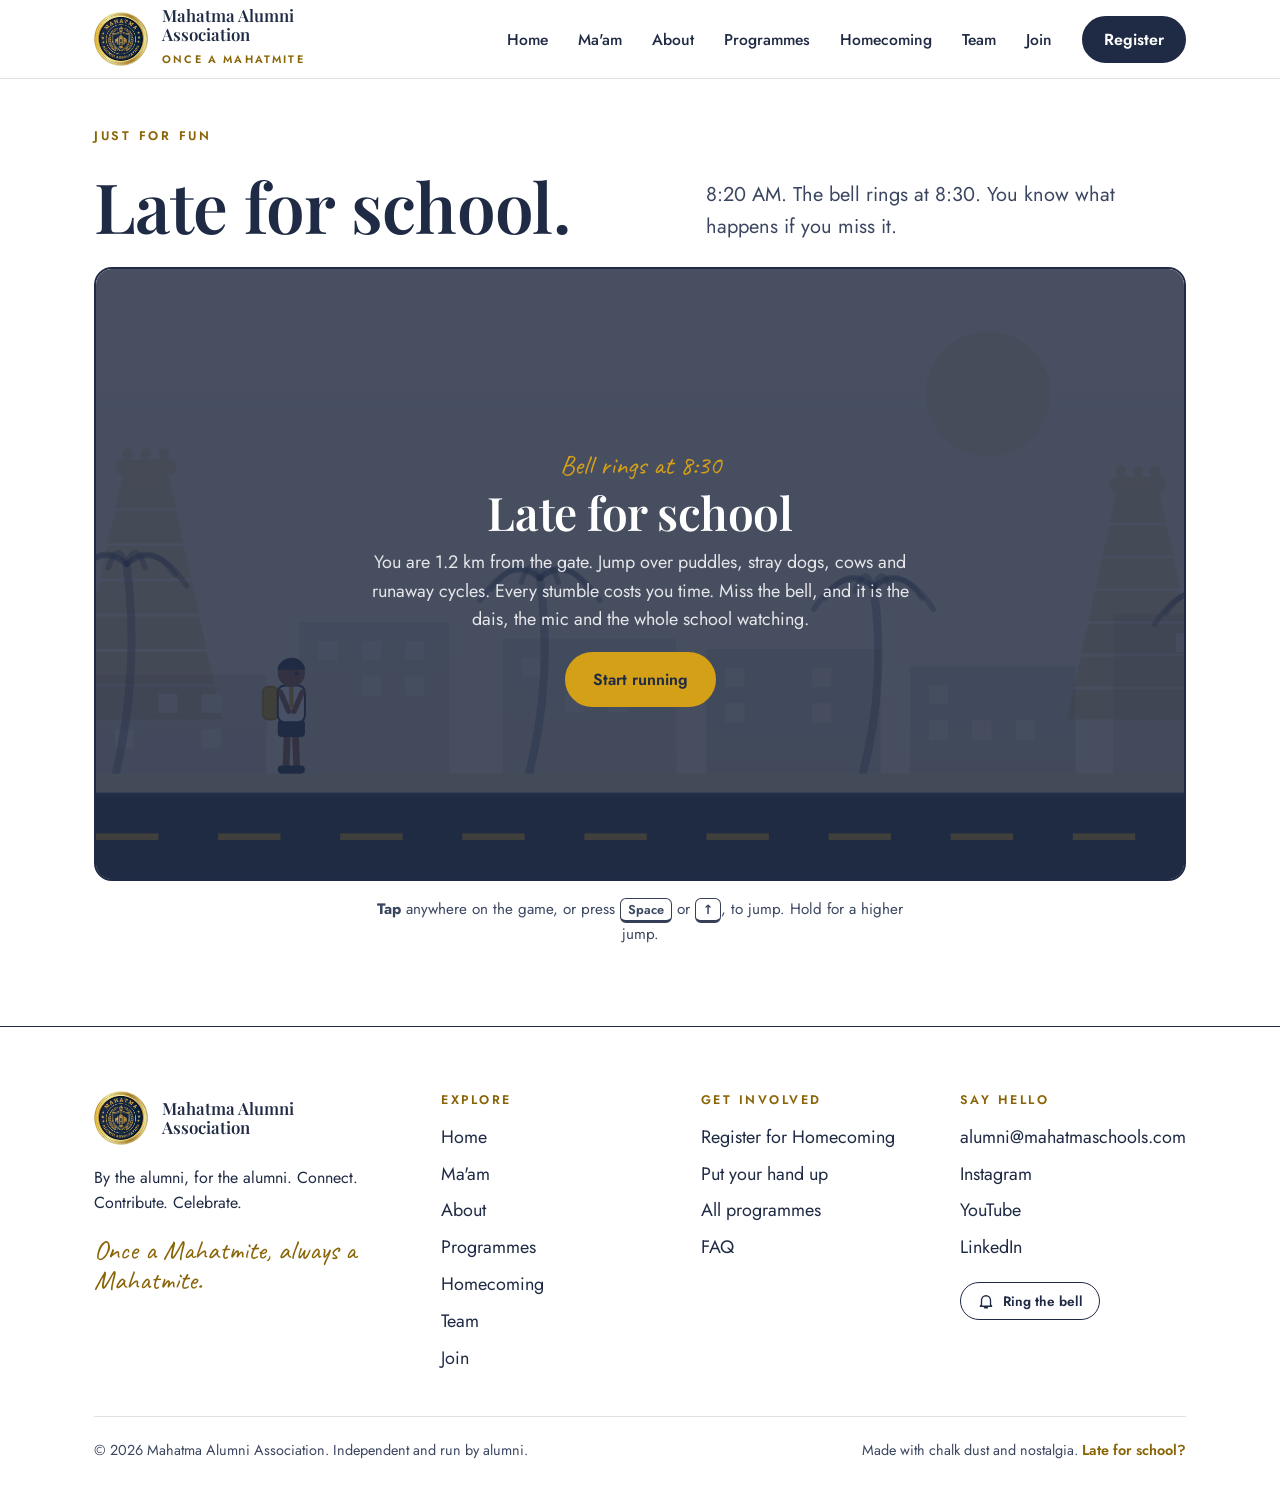
<file: game.html>
<!doctype html>
<html lang="en"><head>
<meta charset="utf-8"><meta name="viewport" content="width=device-width,initial-scale=1">
<title>Late for school · Mahatma Alumni Association</title>
<meta name="description" content="A little game for Mahatmites: race the 8:30 bell to the school gate, or say sorry on the dais at morning assembly.">
<meta name="theme-color" content="#1F2A44">
<link rel="icon" href="assets/img/logo.png">
<meta property="og:title" content="Late for school · Mahatma Alumni Association"><meta property="og:description" content="A little game for Mahatmites: race the 8:30 bell to the school gate, or say sorry on the dais at morning assembly."><meta property="og:image" content="assets/img/logo.png">
<link rel="preconnect" href="https://fonts.googleapis.com"><link rel="preconnect" href="https://fonts.gstatic.com" crossorigin>
<link href="https://fonts.googleapis.com/css2?family=Caveat:wght@500;700&family=Jost:wght@400;500;600&family=Noto+Sans+Tamil:wght@500&family=Playfair+Display:ital,wght@0,500;0,600;0,700;1,500;1,600&display=swap" rel="stylesheet">
<link rel="stylesheet" href="assets/css/style.css">
</head><body data-page="game.html">
<a class="skip" href="#main">Skip to content</a>
<div class="progress" aria-hidden="true"></div>
<div class="bar" id="webinarBar">Live webinar · <b>Sat 31 Oct, 10 AM</b> · Premalatha Ma'am addresses alumni · <a href="#" data-todo="YouTube link">Watch on YouTube</a></div>
<header class="site"><div class="wrap nav">
<a class="brand" href="index.html" aria-label="Mahatma Alumni Association, home"><img src="assets/img/logo.png" alt="" width="54" height="54"><span><b>Mahatma Alumni<br>Association</b><small>Once a Mahatmite</small></span></a>
<nav aria-label="Main"><ul id="menu"><li><a href="index.html">Home</a></li><li><a href="premalatha.html">Ma'am</a></li><li><a href="about.html">About</a></li><li><a href="programmes.html">Programmes</a></li><li><a href="homecoming.html">Homecoming</a></li><li><a href="team.html">Team</a></li><li><a href="join.html">Join</a></li><li><a class="btn solid" href="https://www.mahatmaschools.com" style="padding:10px 20px;color:#fff;border-bottom:2px solid var(--navy)">Register</a></li></ul>
<button class="burger" aria-label="Menu" aria-expanded="false" aria-controls="menu"><svg width="22" height="22" viewBox="0 0 24 24" fill="none" stroke="currentColor" stroke-width="2.2" stroke-linecap="round"><path d="M4 7h16M4 12h16M4 17h16"/></svg></button></nav>
</div></header>
<main id="main">
<section class="gamesec"><div class="wrap">
<div class="gamehead"><div><p class="eyebrow">Just for fun</p><h1 class="mt">Late for school.</h1></div><p class="lede">8:20 AM. The bell rings at 8:30. You know what happens if you miss it.</p></div>
<div class="game" id="gameBox" tabindex="-1">
<canvas id="game" role="img" aria-label="Late for school: a running game. A student runs along a Madurai street to the school gate, jumping over obstacles, before the 8:30 bell."></canvas>
<div class="g-over" id="gOver" aria-live="polite">
<p class="hand" id="gKick">Bell rings at 8:30</p>
<h2 id="gTitle">Late for school</h2>
<p id="gMsg">You are 1.2 km from the gate. Jump over puddles, stray dogs, cows and runaway cycles. Every stumble costs you time. Miss the bell, and it is the dais, the mic and the whole school watching.</p>
<div class="g-btns"><button class="btn gold" id="gBtn" type="button">Start running</button><button class="btn line" id="gShare" type="button" hidden>Share</button></div>
</div></div>
<p class="g-res" id="gRes"></p>
<p class="g-help"><b>Tap</b> anywhere on the game, or press <kbd>Space</kbd> or <kbd>↑</kbd>, to jump. Hold for a higher jump.</p>
</div></section>
</main>
<footer><div class="wrap">
<div class="grid">
<div><a class="brand" href="index.html"><img src="assets/img/logo.png" alt="" width="64" height="64"><span><b>Mahatma Alumni<br>Association</b></span></a>
<p class="mt" style="font-size:1rem">By the alumni, for the alumni. Connect. Contribute. Celebrate.</p>
<p class="hand mt">Once a Mahatmite, always a Mahatmite.</p></div>
<div><h4>Explore</h4><ul><li><a href="index.html">Home</a></li><li><a href="premalatha.html">Ma'am</a></li><li><a href="about.html">About</a></li><li><a href="programmes.html">Programmes</a></li><li><a href="homecoming.html">Homecoming</a></li><li><a href="team.html">Team</a></li><li><a href="join.html">Join</a></li></ul></div>
<div><h4>Get involved</h4><ul><li><a href="https://www.mahatmaschools.com">Register for Homecoming</a></li><li><a href="join.html#raise">Put your hand up</a></li><li><a href="programmes.html">All programmes</a></li><li><a href="homecoming.html#faq">FAQ</a></li></ul></div>
<div><h4>Say hello</h4><ul><li><a href="mailto:alumni@mahatmaschools.com">alumni@mahatmaschools.com</a></li><li><a href="#" data-todo="Instagram">Instagram</a></li><li><a href="#" data-todo="YouTube">YouTube</a></li><li><a href="#" data-todo="LinkedIn">LinkedIn</a></li></ul>
<p class="mt"><button class="bell" id="bell" type="button"><svg viewBox="0 0 24 24" fill="none" stroke="currentColor" stroke-width="1.8" stroke-linecap="round" stroke-linejoin="round"><path d="M6 17V11a6 6 0 1 1 12 0v6l1.5 2h-15z"/><path d="M10 21h4"/></svg> Ring the bell</button></p></div>
</div>
<div class="fine"><span>© <span id="yr">2026</span> Mahatma Alumni Association. Independent and run by alumni.</span><span>Made with chalk dust and nostalgia. <a href="game.html">Late for school?</a></span></div>
</div></footer>
<script src="assets/js/main.js" defer></script>
<script src="assets/js/game.js" defer></script>
</body></html>
</file>
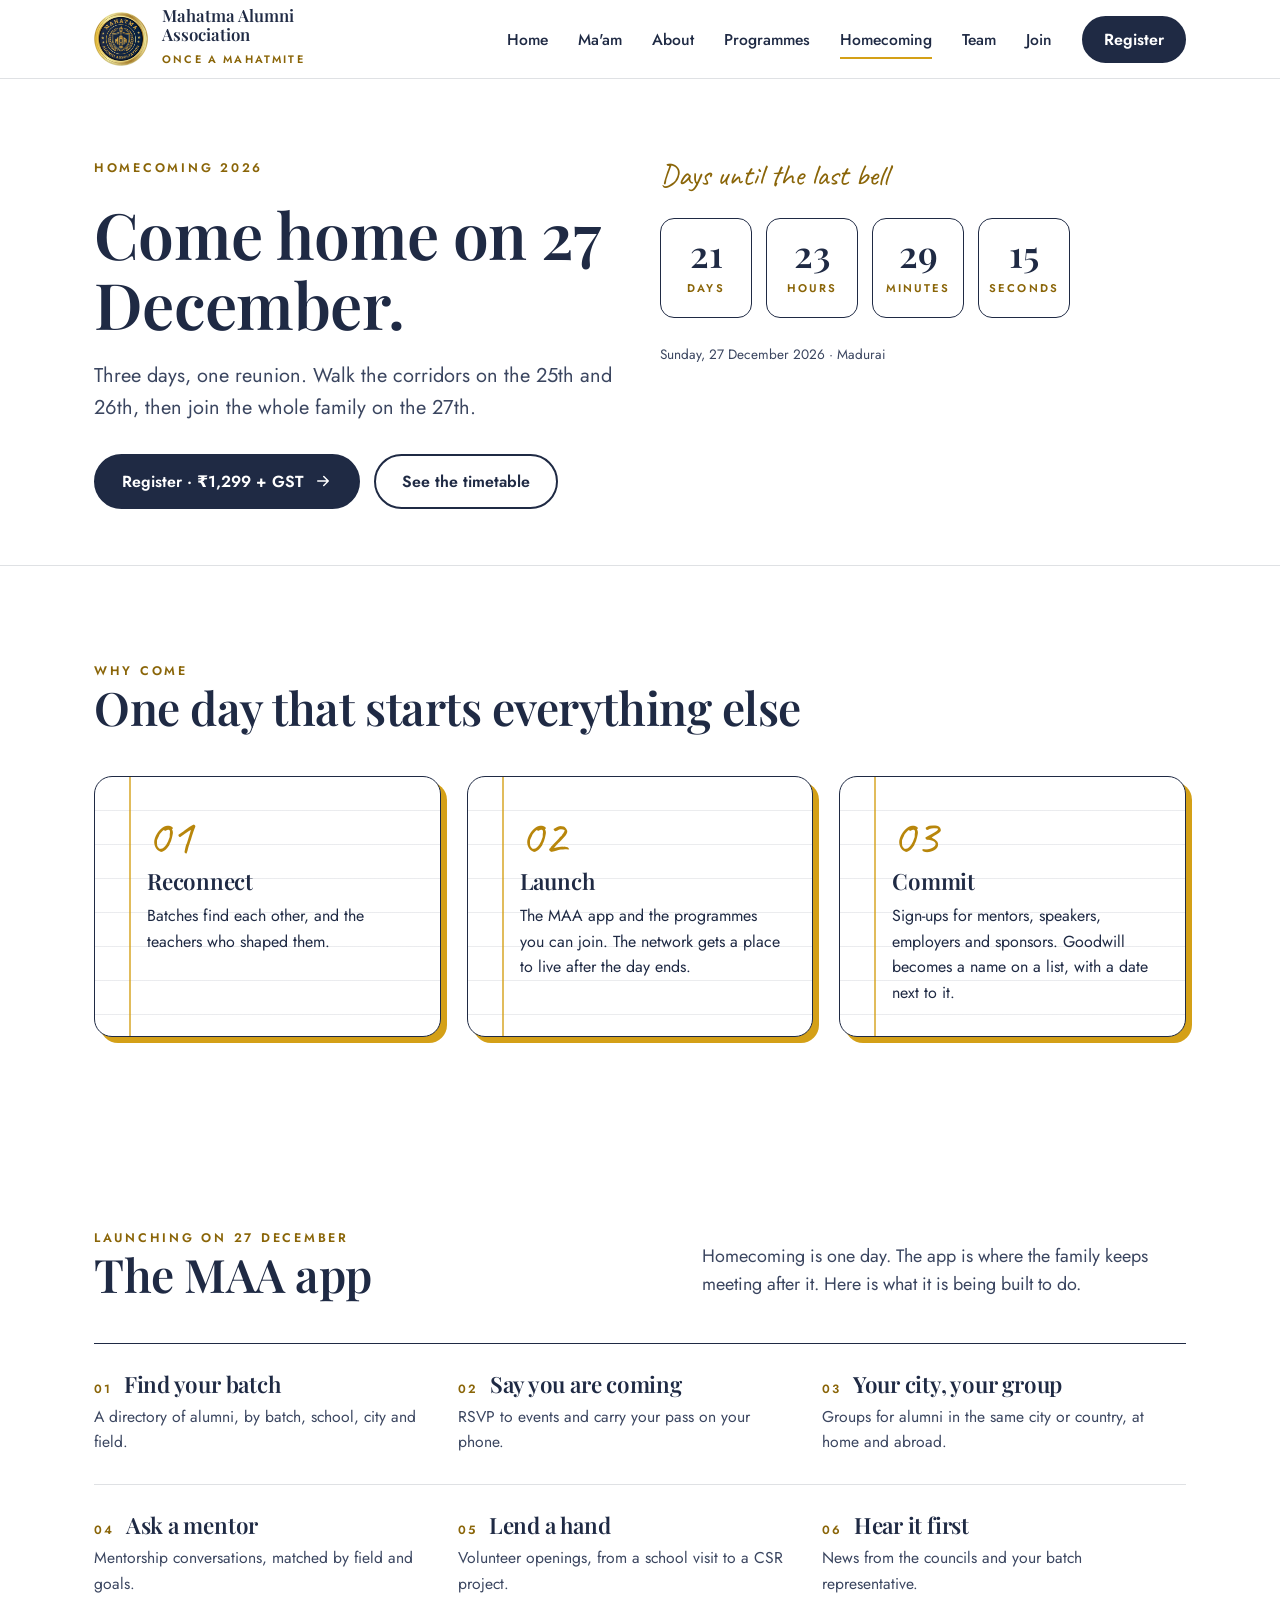
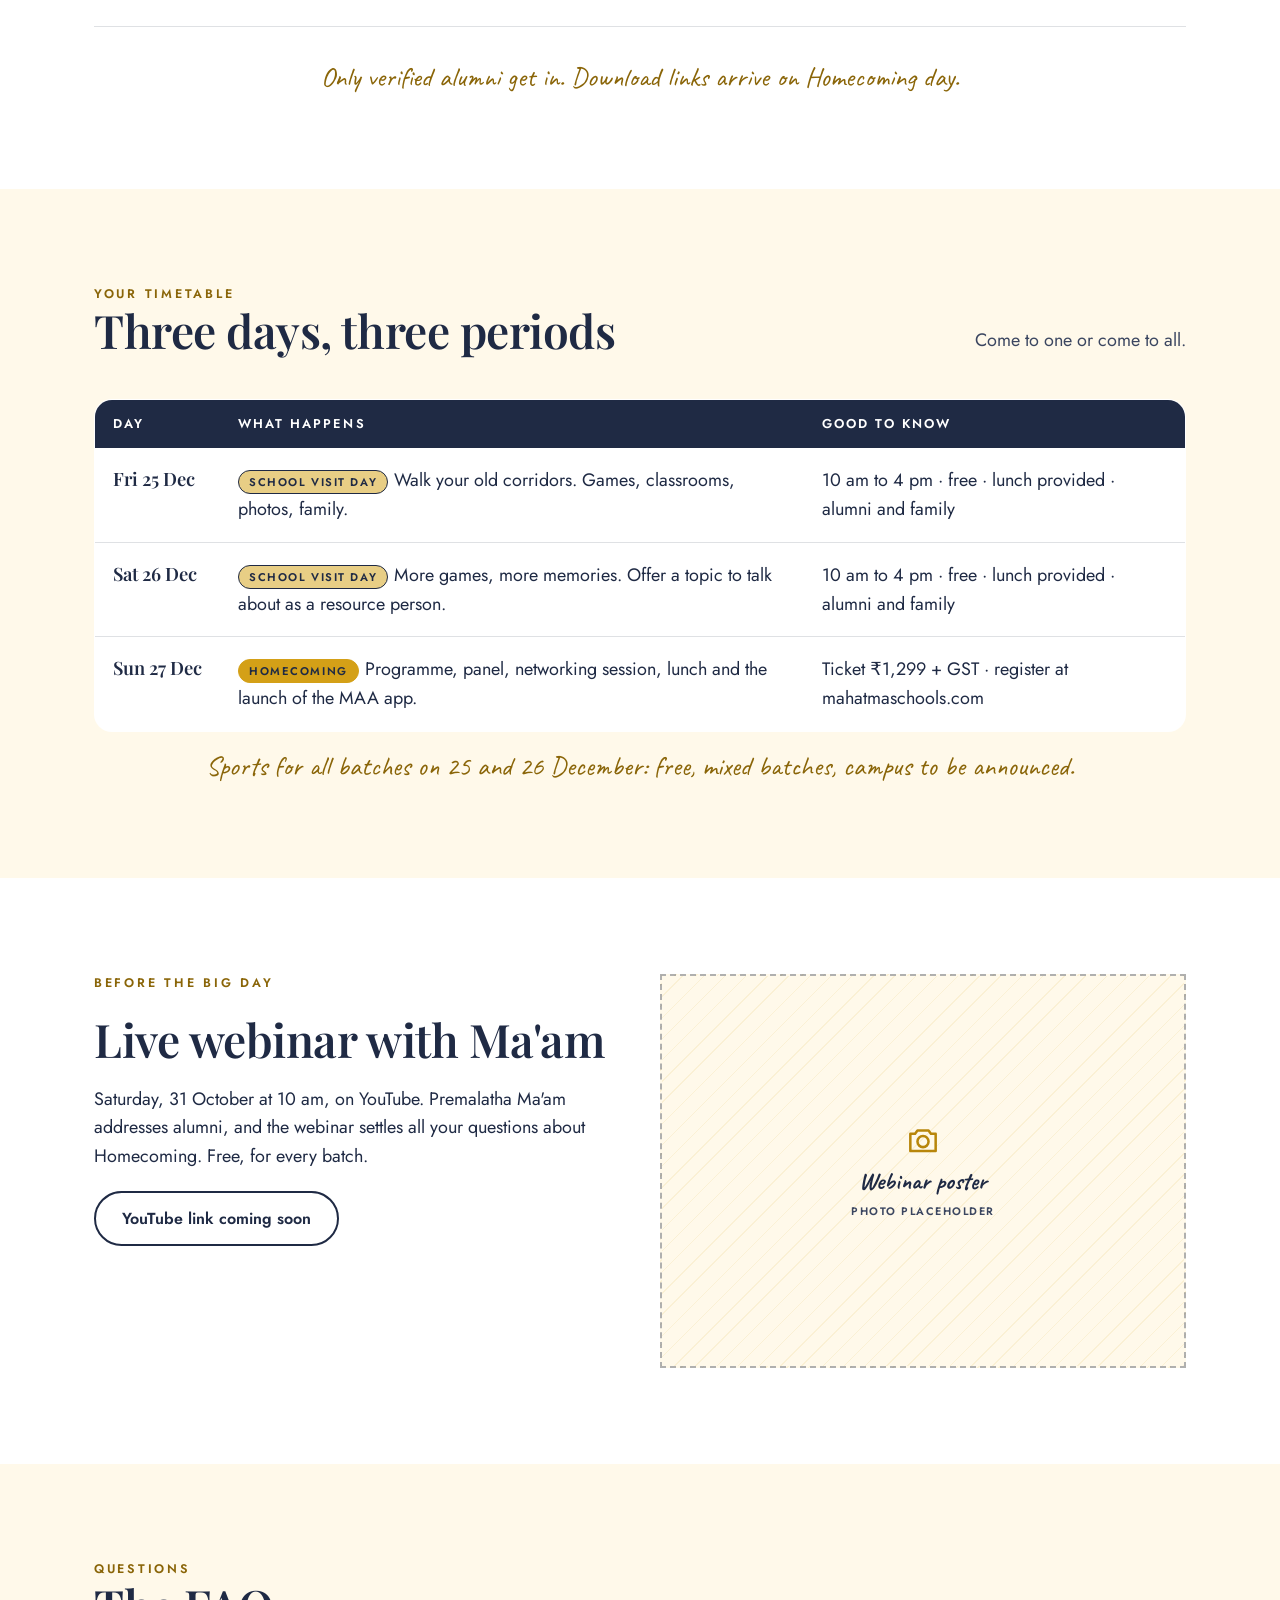
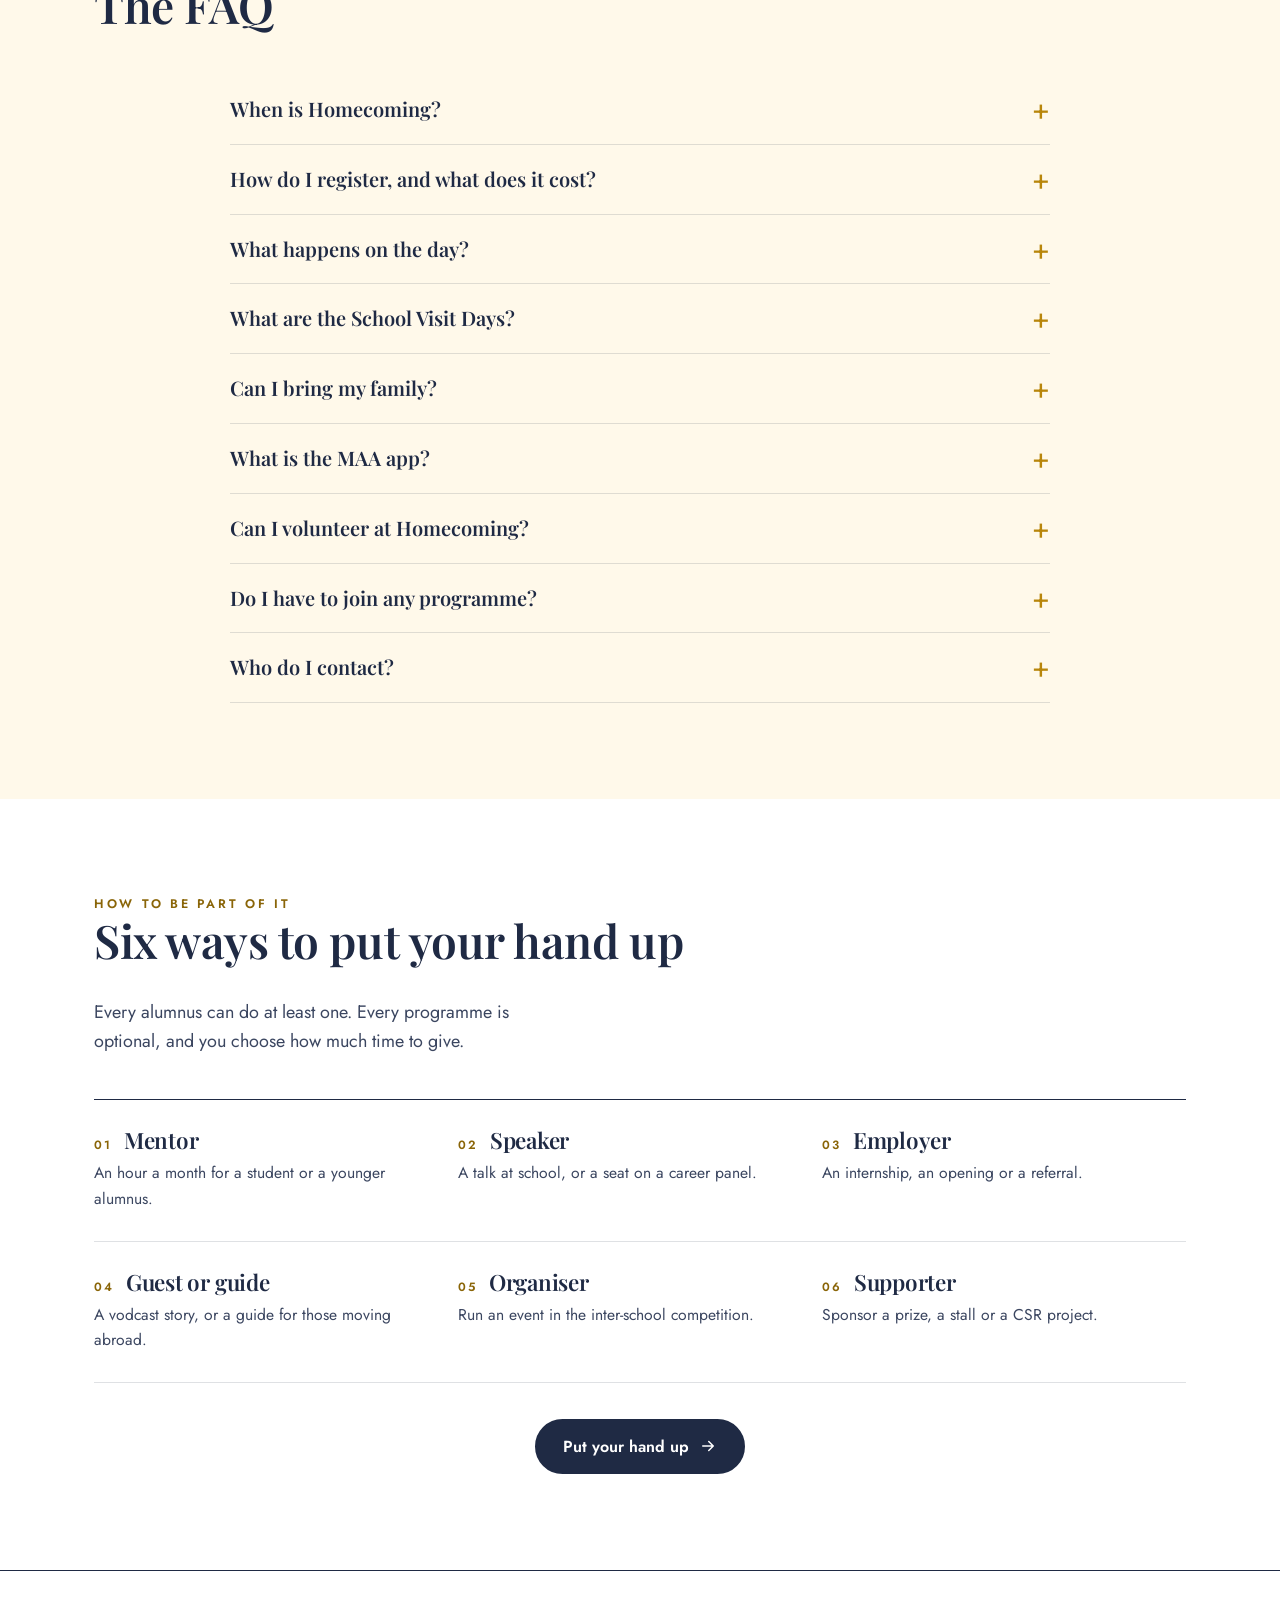
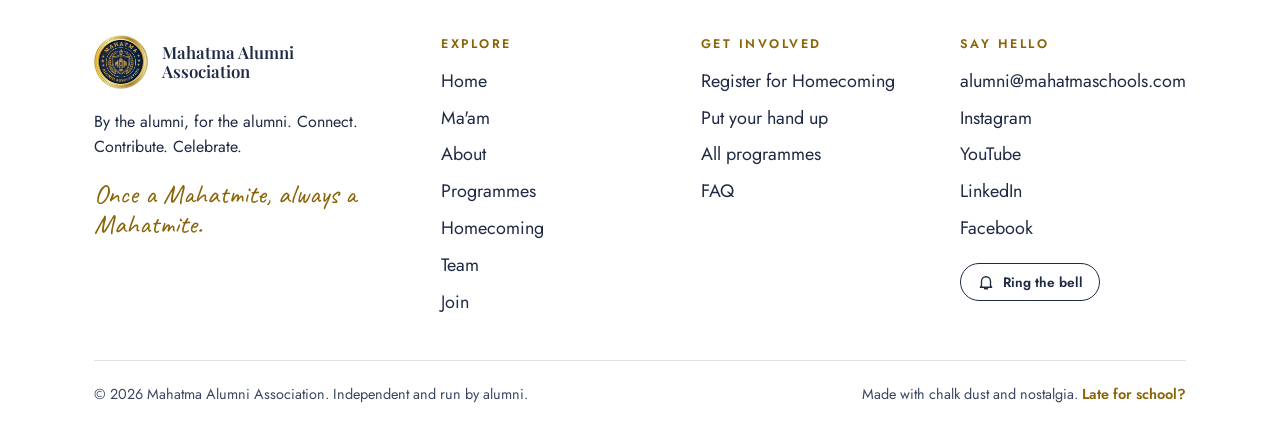
<file: homecoming.html>
<!doctype html>
<html lang="en"><head>
<meta charset="utf-8"><meta name="viewport" content="width=device-width,initial-scale=1">
<title>Homecoming 2026 · Mahatma Alumni Association</title>
<meta name="description" content="Homecoming 2026 on 27 December, with School Visit Days on 25 and 26 December. Register at mahatmaschools.com.">
<meta name="theme-color" content="#1F2A44">
<link rel="icon" href="assets/img/logo.png">
<meta property="og:title" content="Homecoming 2026 · Mahatma Alumni Association"><meta property="og:description" content="Homecoming 2026 on 27 December, with School Visit Days on 25 and 26 December. Register at mahatmaschools.com."><meta property="og:image" content="assets/img/logo.png">
<link rel="preconnect" href="https://fonts.googleapis.com"><link rel="preconnect" href="https://fonts.gstatic.com" crossorigin>
<link href="https://fonts.googleapis.com/css2?family=Caveat:wght@500;700&family=Jost:wght@400;500;600&family=Noto+Sans+Tamil:wght@500&family=Playfair+Display:ital,wght@0,500;0,600;0,700;1,500;1,600&display=swap" rel="stylesheet">
<link rel="stylesheet" href="assets/css/style.css">
</head><body data-page="homecoming.html">
<a class="skip" href="#main">Skip to content</a>
<div class="progress" aria-hidden="true"></div>
<div class="bar" id="webinarBar">Live webinar · <b>Sat 31 Oct, 10 AM</b> · Premalatha Ma'am addresses alumni · <a href="#" data-todo="YouTube link">Watch on YouTube</a></div>
<header class="site"><div class="wrap nav">
<a class="brand" href="index.html" aria-label="Mahatma Alumni Association, home"><img src="assets/img/logo.png" alt="" width="54" height="54"><span><b>Mahatma Alumni<br>Association</b><small>Once a Mahatmite</small></span></a>
<nav aria-label="Main"><ul id="menu"><li><a href="index.html">Home</a></li><li><a href="premalatha.html">Ma'am</a></li><li><a href="about.html">About</a></li><li><a href="programmes.html">Programmes</a></li><li><a href="homecoming.html" aria-current="page">Homecoming</a></li><li><a href="team.html">Team</a></li><li><a href="join.html">Join</a></li><li><a class="btn solid" href="https://www.mahatmaschools.com" style="padding:10px 20px;color:#fff;border-bottom:2px solid var(--navy)">Register</a></li></ul>
<button class="burger" aria-label="Menu" aria-expanded="false" aria-controls="menu"><svg width="22" height="22" viewBox="0 0 24 24" fill="none" stroke="currentColor" stroke-width="2.2" stroke-linecap="round"><path d="M4 7h16M4 12h16M4 17h16"/></svg></button></nav>
</div></header>
<main id="main">
<section class="pagehead"><div class="wrap grid2h"><div><p class="eyebrow">Homecoming 2026</p><h1 class="mt">Come home on 27 December.</h1><p class="lede mt">Three days, one reunion. Walk the corridors on the 25th and 26th, then join the whole family on the 27th.</p>
<div class="cta mt2" style="display:flex;gap:14px;flex-wrap:wrap"><a class="btn solid" href="https://www.mahatmaschools.com">Register · ₹1,299 + GST <svg viewBox="0 0 24 24" fill="none" stroke="currentColor" stroke-width="2" stroke-linecap="round" stroke-linejoin="round"><path d="M5 12h14M13 6l6 6-6 6"/></svg></a><a class="btn line" href="#timetable">See the timetable</a></div></div>
<div><p class="hand" style="font-size:1.9rem">Days until the last bell</p><div class="count" data-target="2026-12-27T09:00:00+05:30" aria-live="off"><div><b data-u="d">00</b><span>Days</span></div><div><b data-u="h">00</b><span>Hours</span></div><div><b data-u="m">00</b><span>Minutes</span></div><div><b data-u="s">00</b><span>Seconds</span></div></div><p class="fine2">Sunday, 27 December 2026 · Madurai</p></div></div></section>

<section><div class="wrap"><div class="head"><div><p class="eyebrow">Why come</p><h2>One day that starts everything else</h2></div></div>
<div class="cards3">
<article class="note-card rv"><div class="n">01</div><h3>Reconnect</h3><p>Batches find each other, and the teachers who shaped them.</p></article>
<article class="note-card rv"><div class="n">02</div><h3>Launch</h3><p>The MAA app and the programmes you can join. The network gets a place to live after the day ends.</p></article>
<article class="note-card rv"><div class="n">03</div><h3>Commit</h3><p>Sign-ups for mentors, speakers, employers and sponsors. Goodwill becomes a name on a list, with a date next to it.</p></article></div></div></section>

<section class="hands-sec" id="app"><div class="wrap"><div class="head"><div><p class="eyebrow">Launching on 27 December</p><h2>The MAA app</h2></div><p>Homecoming is one day. The app is where the family keeps meeting after it. Here is what it is being built to do.</p></div>
<div class="hands">
<div class="hand-item rv"><h3><small>01</small>Find your batch</h3><p>A directory of alumni, by batch, school, city and field.</p></div>
<div class="hand-item rv"><h3><small>02</small>Say you are coming</h3><p>RSVP to events and carry your pass on your phone.</p></div>
<div class="hand-item rv"><h3><small>03</small>Your city, your group</h3><p>Groups for alumni in the same city or country, at home and abroad.</p></div>
<div class="hand-item rv"><h3><small>04</small>Ask a mentor</h3><p>Mentorship conversations, matched by field and goals.</p></div>
<div class="hand-item rv"><h3><small>05</small>Lend a hand</h3><p>Volunteer openings, from a school visit to a CSR project.</p></div>
<div class="hand-item rv"><h3><small>06</small>Hear it first</h3><p>News from the councils and your batch representative.</p></div></div>
<p class="mt2 center hand">Only verified alumni get in. Download links arrive on Homecoming day.</p></div></section>

<section class="feature" id="timetable"><div class="wrap"><div class="head"><div><p class="eyebrow">Your timetable</p><h2>Three days, three periods</h2></div><p>Come to one or come to all.</p></div>
<div class="tt-wrap"><table class="tt"><thead><tr><th>Day</th><th>What happens</th><th>Good to know</th></tr></thead><tbody>
<tr><td>Fri 25 Dec</td><td><span class="tag">School Visit Day</span>Walk your old corridors. Games, classrooms, photos, family.</td><td>10 am to 4 pm · free · lunch provided · alumni and family</td></tr>
<tr><td>Sat 26 Dec</td><td><span class="tag">School Visit Day</span>More games, more memories. Offer a topic to talk about as a resource person.</td><td>10 am to 4 pm · free · lunch provided · alumni and family</td></tr>
<tr><td>Sun 27 Dec</td><td><span class="tag gold">Homecoming</span>Programme, panel, networking session, lunch and the launch of the MAA app.</td><td>Ticket ₹1,299 + GST · register at mahatmaschools.com</td></tr></tbody></table></div>
<p class="mt hand center">Sports for all batches on 25 and 26 December: free, mixed batches, campus to be announced.</p></div></section>

<section><div class="wrap grid2h"><div><p class="eyebrow">Before the big day</p><h2 class="mt">Live webinar with Ma'am</h2>
<p class="mt">Saturday, 31 October at 10 am, on YouTube. Premalatha Ma'am addresses alumni, and the webinar settles all your questions about Homecoming. Free, for every batch.</p>
<p class="mt"><a class="btn line" href="#" data-todo="YouTube link">YouTube link coming soon</a></p></div>
<div><figure class="ph r43 "><svg viewBox="0 0 24 24" fill="none" stroke="currentColor" stroke-width="1.6" stroke-linecap="round" stroke-linejoin="round"><path d="M4 8h3l1.5-2h7L17 8h3v11H4z"/><circle cx="12" cy="13" r="3.5"/></svg><b>Webinar poster</b><small>Photo placeholder</small></figure></div></div></section>

<section class="feature" id="faq"><div class="wrap"><div class="head"><div><p class="eyebrow">Questions</p><h2>The FAQ</h2></div></div>
<div class="faq">
<details><summary>When is Homecoming?</summary><p>Sunday, 27 December 2026, in Madurai. The School Visit Days are on Friday 25 and Saturday 26 December.</p></details>
<details><summary>How do I register, and what does it cost?</summary><p>Register at www.mahatmaschools.com. The ticket is ₹1,299 + GST.</p></details>
<details><summary>What happens on the day?</summary><p>The programme, a panel, a networking session, lunch for all attendees and the launch of the MAA app.</p></details>
<details><summary>What are the School Visit Days?</summary><p>Free visits to the school from 10 am to 4 pm, with lunch provided, for alumni and family. Sign up through the visit form (link coming soon).</p></details>
<details><summary>Can I bring my family?</summary><p>Yes, to the School Visit Days. Please mention the number in the visit form.</p></details>
<details><summary>What is the MAA app?</summary><p>The alumni network on your phone: find batchmates, RSVP to events, join your city group, find a mentor and hear the news first. It launches at Homecoming on 27 December, and only verified alumni can sign in. <a href="#app">See what it does</a>.</p></details>
<details><summary>Can I volunteer at Homecoming?</summary><p>Yes. We need hands at the gate, on the stage and around the campus. Tick "Homecoming volunteer" on the <a href="join.html#raise">Join page</a>.</p></details>
<details><summary>Do I have to join any programme?</summary><p>No. Every programme is optional. You choose how much time to give.</p></details>
<details><summary>Who do I contact?</summary><p>Write to <a href="mailto:alumni@mahatmaschools.com">alumni@mahatmaschools.com</a>.</p></details></div></div></section>
<section class="hands-sec"><div class="wrap"><div class="head"><div><p class="eyebrow">How to be part of it</p><h2>Six ways to put your hand up</h2></div><p>Every alumnus can do at least one. Every programme is optional, and you choose how much time to give.</p></div>
<div class="hands">
<div class="hand-item rv"><h3><small>01</small>Mentor</h3><p>An hour a month for a student or a younger alumnus.</p></div>
<div class="hand-item rv"><h3><small>02</small>Speaker</h3><p>A talk at school, or a seat on a career panel.</p></div>
<div class="hand-item rv"><h3><small>03</small>Employer</h3><p>An internship, an opening or a referral.</p></div>
<div class="hand-item rv"><h3><small>04</small>Guest or guide</h3><p>A vodcast story, or a guide for those moving abroad.</p></div>
<div class="hand-item rv"><h3><small>05</small>Organiser</h3><p>Run an event in the inter-school competition.</p></div>
<div class="hand-item rv"><h3><small>06</small>Supporter</h3><p>Sponsor a prize, a stall or a CSR project.</p></div></div>
<p class="mt2 center"><a class="btn solid" href="join.html#raise">Put your hand up <svg viewBox="0 0 24 24" fill="none" stroke="currentColor" stroke-width="2" stroke-linecap="round" stroke-linejoin="round"><path d="M5 12h14M13 6l6 6-6 6"/></svg></a></p></div></section>
</main>
<footer><div class="wrap">
<div class="grid">
<div><a class="brand" href="index.html"><img src="assets/img/logo.png" alt="" width="64" height="64"><span><b>Mahatma Alumni<br>Association</b></span></a>
<p class="mt" style="font-size:1rem">By the alumni, for the alumni. Connect. Contribute. Celebrate.</p>
<p class="hand mt">Once a Mahatmite, always a Mahatmite.</p></div>
<div><h4>Explore</h4><ul><li><a href="index.html">Home</a></li><li><a href="premalatha.html">Ma'am</a></li><li><a href="about.html">About</a></li><li><a href="programmes.html">Programmes</a></li><li><a href="homecoming.html">Homecoming</a></li><li><a href="team.html">Team</a></li><li><a href="join.html">Join</a></li></ul></div>
<div><h4>Get involved</h4><ul><li><a href="https://www.mahatmaschools.com">Register for Homecoming</a></li><li><a href="join.html#raise">Put your hand up</a></li><li><a href="programmes.html">All programmes</a></li><li><a href="homecoming.html#faq">FAQ</a></li></ul></div>
<div><h4>Say hello</h4><ul><li><a href="mailto:alumni@mahatmaschools.com">alumni@mahatmaschools.com</a></li><li><a href="#" data-todo="Instagram">Instagram</a></li><li><a href="#" data-todo="YouTube">YouTube</a></li><li><a href="#" data-todo="LinkedIn">LinkedIn</a></li><li><a href="#" data-todo="Facebook">Facebook</a></li></ul>
<p class="mt"><button class="bell" id="bell" type="button"><svg viewBox="0 0 24 24" fill="none" stroke="currentColor" stroke-width="1.8" stroke-linecap="round" stroke-linejoin="round"><path d="M6 17V11a6 6 0 1 1 12 0v6l1.5 2h-15z"/><path d="M10 21h4"/></svg> Ring the bell</button></p></div>
</div>
<div class="fine"><span>© <span id="yr">2026</span> Mahatma Alumni Association. Independent and run by alumni.</span><span>Made with chalk dust and nostalgia. <a href="game.html">Late for school?</a></span></div>
</div></footer>
<script src="assets/js/main.js" defer></script>
</body></html>
</file>
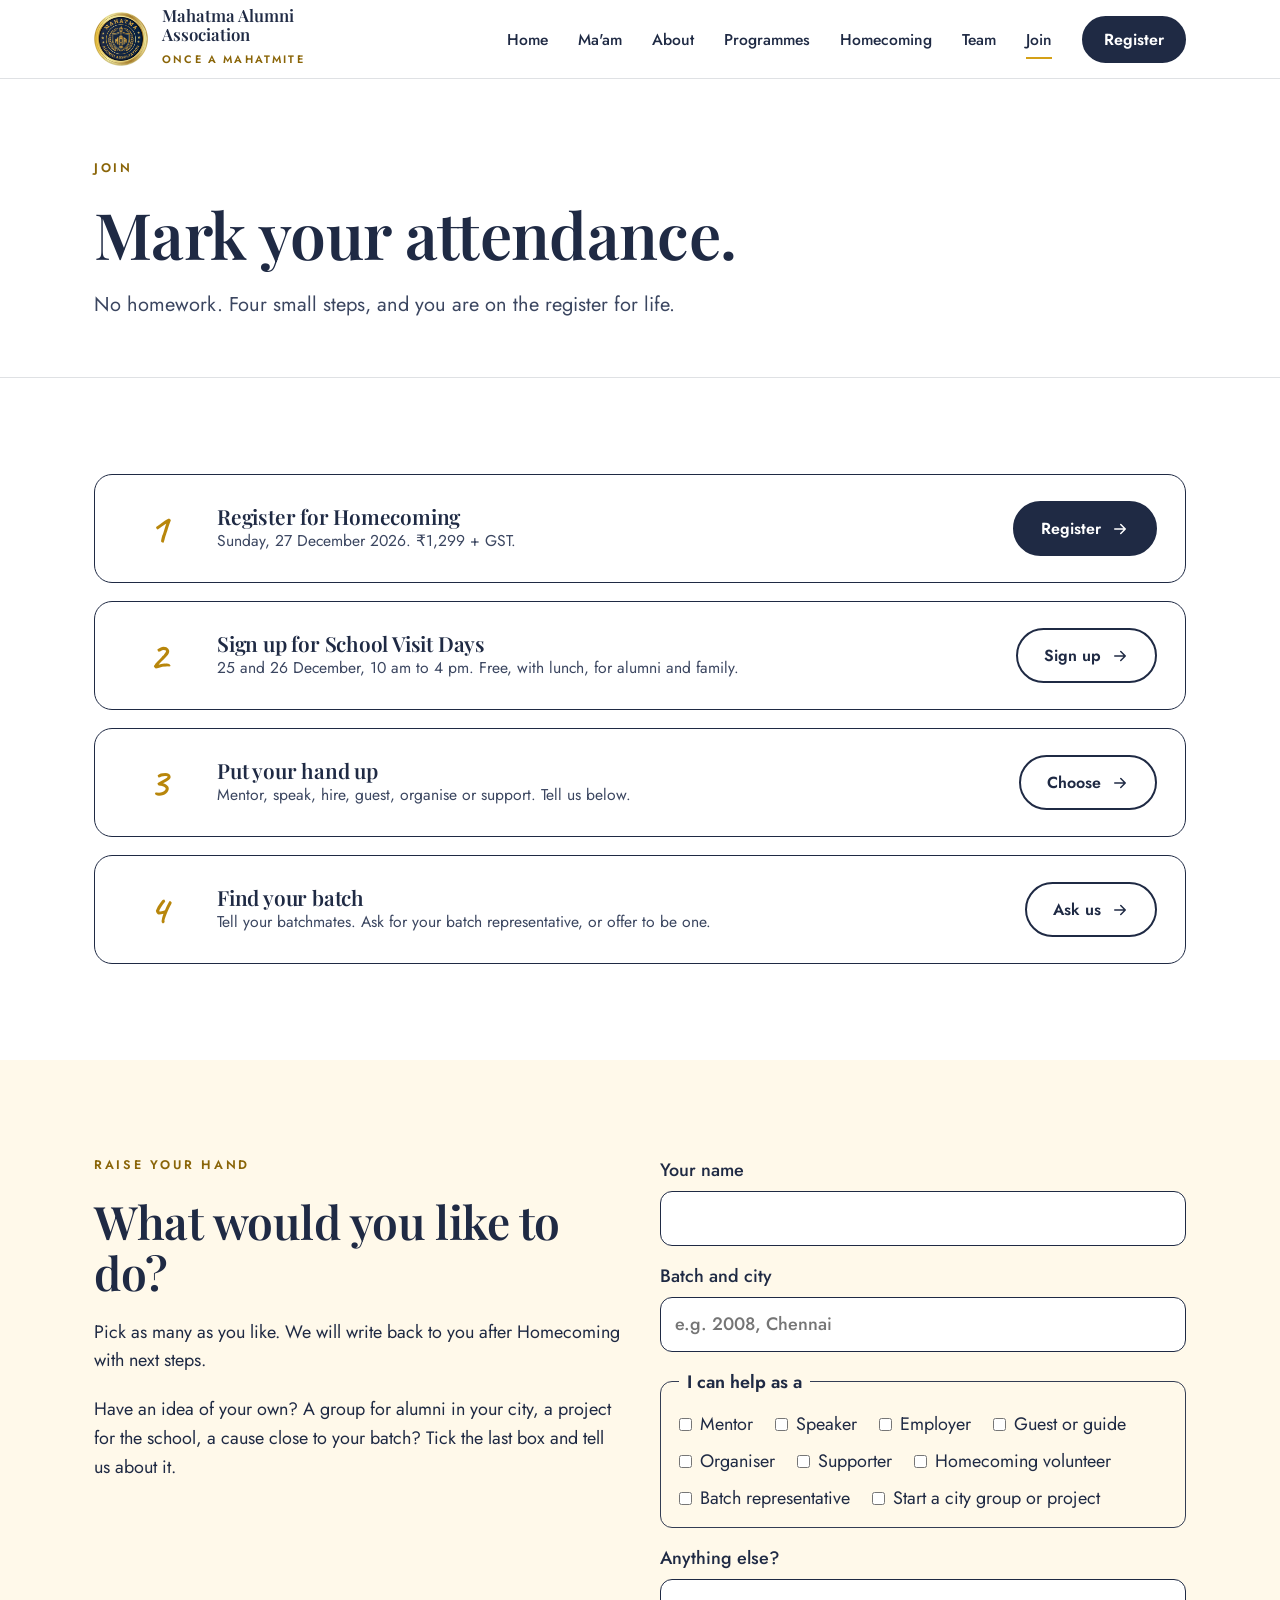
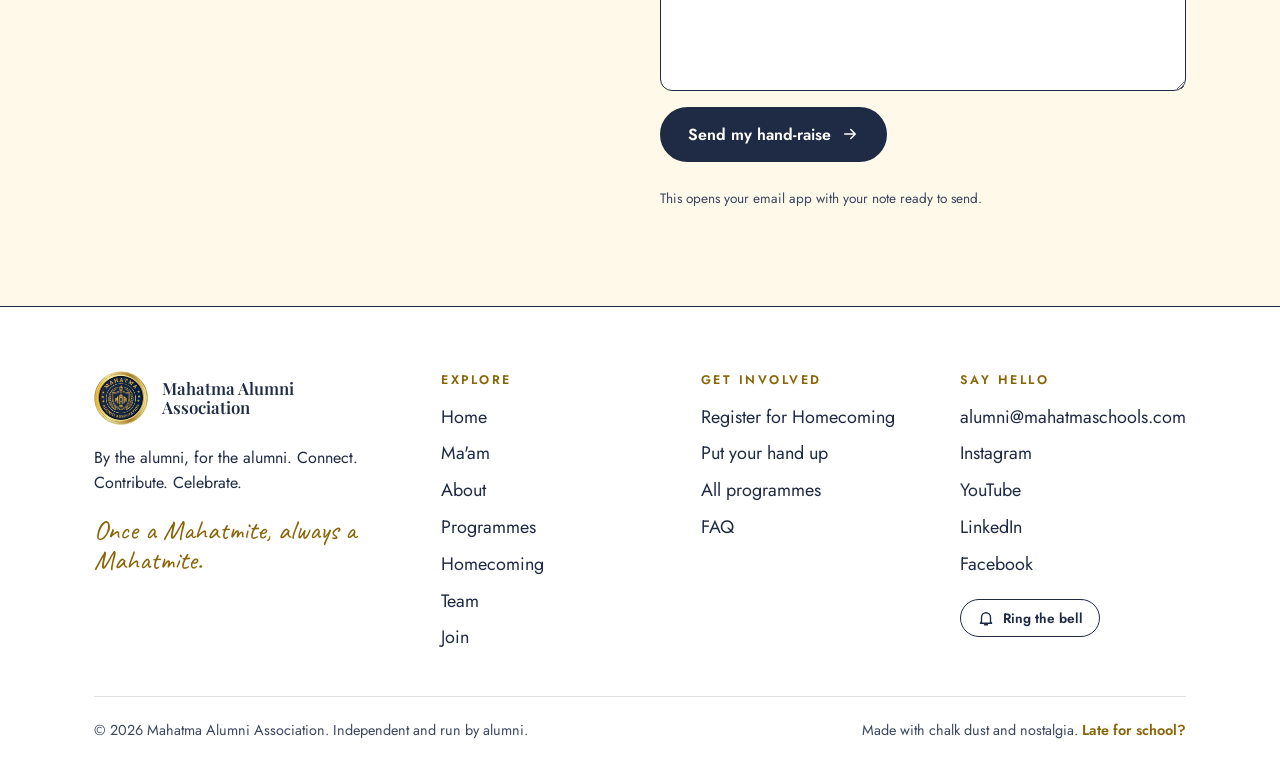
<file: join.html>
<!doctype html>
<html lang="en"><head>
<meta charset="utf-8"><meta name="viewport" content="width=device-width,initial-scale=1">
<title>Join · Mahatma Alumni Association</title>
<meta name="description" content="Register for Homecoming, sign up for School Visit Days and put your hand up for a programme.">
<meta name="theme-color" content="#1F2A44">
<link rel="icon" href="assets/img/logo.png">
<meta property="og:title" content="Join · Mahatma Alumni Association"><meta property="og:description" content="Register for Homecoming, sign up for School Visit Days and put your hand up for a programme."><meta property="og:image" content="assets/img/logo.png">
<link rel="preconnect" href="https://fonts.googleapis.com"><link rel="preconnect" href="https://fonts.gstatic.com" crossorigin>
<link href="https://fonts.googleapis.com/css2?family=Caveat:wght@500;700&family=Jost:wght@400;500;600&family=Noto+Sans+Tamil:wght@500&family=Playfair+Display:ital,wght@0,500;0,600;0,700;1,500;1,600&display=swap" rel="stylesheet">
<link rel="stylesheet" href="assets/css/style.css">
</head><body data-page="join.html">
<a class="skip" href="#main">Skip to content</a>
<div class="progress" aria-hidden="true"></div>
<div class="bar" id="webinarBar">Live webinar · <b>Sat 31 Oct, 10 AM</b> · Premalatha Ma'am addresses alumni · <a href="#" data-todo="YouTube link">Watch on YouTube</a></div>
<header class="site"><div class="wrap nav">
<a class="brand" href="index.html" aria-label="Mahatma Alumni Association, home"><img src="assets/img/logo.png" alt="" width="54" height="54"><span><b>Mahatma Alumni<br>Association</b><small>Once a Mahatmite</small></span></a>
<nav aria-label="Main"><ul id="menu"><li><a href="index.html">Home</a></li><li><a href="premalatha.html">Ma'am</a></li><li><a href="about.html">About</a></li><li><a href="programmes.html">Programmes</a></li><li><a href="homecoming.html">Homecoming</a></li><li><a href="team.html">Team</a></li><li><a href="join.html" aria-current="page">Join</a></li><li><a class="btn solid" href="https://www.mahatmaschools.com" style="padding:10px 20px;color:#fff;border-bottom:2px solid var(--navy)">Register</a></li></ul>
<button class="burger" aria-label="Menu" aria-expanded="false" aria-controls="menu"><svg width="22" height="22" viewBox="0 0 24 24" fill="none" stroke="currentColor" stroke-width="2.2" stroke-linecap="round"><path d="M4 7h16M4 12h16M4 17h16"/></svg></button></nav>
</div></header>
<main id="main">
<section class="pagehead"><div class="wrap"><p class="eyebrow">Join</p><h1 class="mt">Mark your attendance.</h1><p class="lede mt">No homework. Four small steps, and you are on the register for life.</p></div></section>
<section><div class="wrap"><div class="steps">
<div class="step rv"><div><h3>Register for Homecoming</h3><p>Sunday, 27 December 2026. ₹1,299 + GST.</p></div><a class="btn solid" href="https://www.mahatmaschools.com">Register <svg viewBox="0 0 24 24" fill="none" stroke="currentColor" stroke-width="2" stroke-linecap="round" stroke-linejoin="round"><path d="M5 12h14M13 6l6 6-6 6"/></svg></a></div>
<div class="step rv"><div><h3>Sign up for School Visit Days</h3><p>25 and 26 December, 10 am to 4 pm. Free, with lunch, for alumni and family.</p></div><a class="btn line" href="#" data-todo="School Visit sign-up form">Sign up <svg viewBox="0 0 24 24" fill="none" stroke="currentColor" stroke-width="2" stroke-linecap="round" stroke-linejoin="round"><path d="M5 12h14M13 6l6 6-6 6"/></svg></a></div>
<div class="step rv"><div><h3>Put your hand up</h3><p>Mentor, speak, hire, guest, organise or support. Tell us below.</p></div><a class="btn line" href="#raise">Choose <svg viewBox="0 0 24 24" fill="none" stroke="currentColor" stroke-width="2" stroke-linecap="round" stroke-linejoin="round"><path d="M5 12h14M13 6l6 6-6 6"/></svg></a></div>
<div class="step rv"><div><h3>Find your batch</h3><p>Tell your batchmates. Ask for your batch representative, or offer to be one.</p></div><a class="btn line" href="mailto:alumni@mahatmaschools.com?subject=Find%20my%20batch">Ask us <svg viewBox="0 0 24 24" fill="none" stroke="currentColor" stroke-width="2" stroke-linecap="round" stroke-linejoin="round"><path d="M5 12h14M13 6l6 6-6 6"/></svg></a></div></div></div></section>

<section class="feature" id="raise"><div class="wrap grid2h">
<div><p class="eyebrow">Raise your hand</p><h2 class="mt">What would you like to do?</h2><p class="mt">Pick as many as you like. We will write back to you after Homecoming with next steps.</p><p class="mt">Have an idea of your own? A group for alumni in your city, a project for the school, a cause close to your batch? Tick the last box and tell us about it.</p></div>
<form class="mailform" data-to="alumni@mahatmaschools.com" data-subject="I would like to help">
<label>Your name<input name="name" required></label>
<label>Batch and city<input name="batch" placeholder="e.g. 2008, Chennai"></label>
<fieldset><legend>I can help as a</legend>
<label class="ck"><input type="checkbox" name="role" value="Mentor"> Mentor</label>
<label class="ck"><input type="checkbox" name="role" value="Speaker or resource person"> Speaker</label>
<label class="ck"><input type="checkbox" name="role" value="Employer (internships or jobs)"> Employer</label>
<label class="ck"><input type="checkbox" name="role" value="Vodcast guest or volunteer"> Guest or guide</label>
<label class="ck"><input type="checkbox" name="role" value="Organiser (inter-school competition)"> Organiser</label>
<label class="ck"><input type="checkbox" name="role" value="Supporter or sponsor"> Supporter</label>
<label class="ck"><input type="checkbox" name="role" value="Homecoming volunteer"> Homecoming volunteer</label>
<label class="ck"><input type="checkbox" name="role" value="Batch representative"> Batch representative</label>
<label class="ck"><input type="checkbox" name="role" value="Starting a city group or project"> Start a city group or project</label></fieldset>
<label>Anything else?<textarea name="msg" rows="3"></textarea></label>
<button class="btn solid" type="submit">Send my hand-raise <svg viewBox="0 0 24 24" fill="none" stroke="currentColor" stroke-width="2" stroke-linecap="round" stroke-linejoin="round"><path d="M5 12h14M13 6l6 6-6 6"/></svg></button><p class="fine2">This opens your email app with your note ready to send.</p></form></div></section>
</main>
<footer><div class="wrap">
<div class="grid">
<div><a class="brand" href="index.html"><img src="assets/img/logo.png" alt="" width="64" height="64"><span><b>Mahatma Alumni<br>Association</b></span></a>
<p class="mt" style="font-size:1rem">By the alumni, for the alumni. Connect. Contribute. Celebrate.</p>
<p class="hand mt">Once a Mahatmite, always a Mahatmite.</p></div>
<div><h4>Explore</h4><ul><li><a href="index.html">Home</a></li><li><a href="premalatha.html">Ma'am</a></li><li><a href="about.html">About</a></li><li><a href="programmes.html">Programmes</a></li><li><a href="homecoming.html">Homecoming</a></li><li><a href="team.html">Team</a></li><li><a href="join.html">Join</a></li></ul></div>
<div><h4>Get involved</h4><ul><li><a href="https://www.mahatmaschools.com">Register for Homecoming</a></li><li><a href="join.html#raise">Put your hand up</a></li><li><a href="programmes.html">All programmes</a></li><li><a href="homecoming.html#faq">FAQ</a></li></ul></div>
<div><h4>Say hello</h4><ul><li><a href="mailto:alumni@mahatmaschools.com">alumni@mahatmaschools.com</a></li><li><a href="#" data-todo="Instagram">Instagram</a></li><li><a href="#" data-todo="YouTube">YouTube</a></li><li><a href="#" data-todo="LinkedIn">LinkedIn</a></li><li><a href="#" data-todo="Facebook">Facebook</a></li></ul>
<p class="mt"><button class="bell" id="bell" type="button"><svg viewBox="0 0 24 24" fill="none" stroke="currentColor" stroke-width="1.8" stroke-linecap="round" stroke-linejoin="round"><path d="M6 17V11a6 6 0 1 1 12 0v6l1.5 2h-15z"/><path d="M10 21h4"/></svg> Ring the bell</button></p></div>
</div>
<div class="fine"><span>© <span id="yr">2026</span> Mahatma Alumni Association. Independent and run by alumni.</span><span>Made with chalk dust and nostalgia. <a href="game.html">Late for school?</a></span></div>
</div></footer>
<script src="assets/js/main.js" defer></script>
</body></html>
</file>
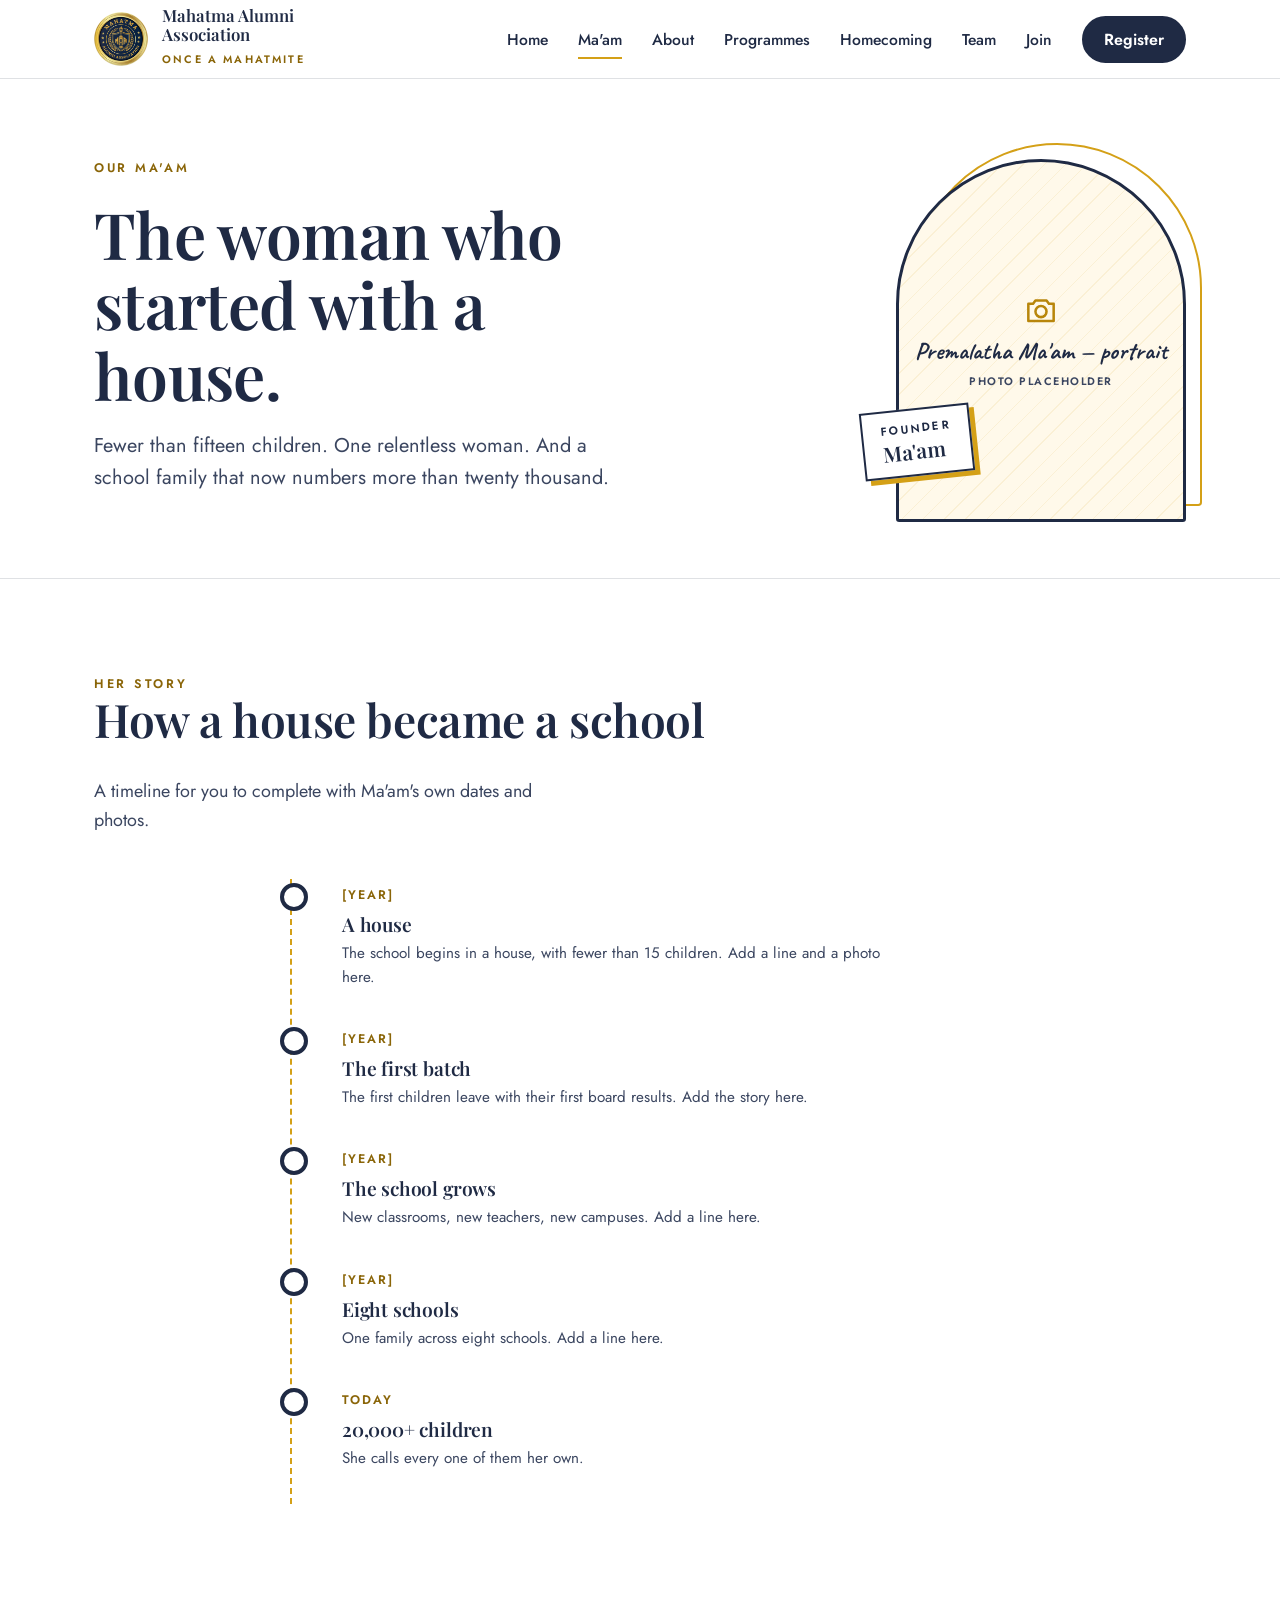
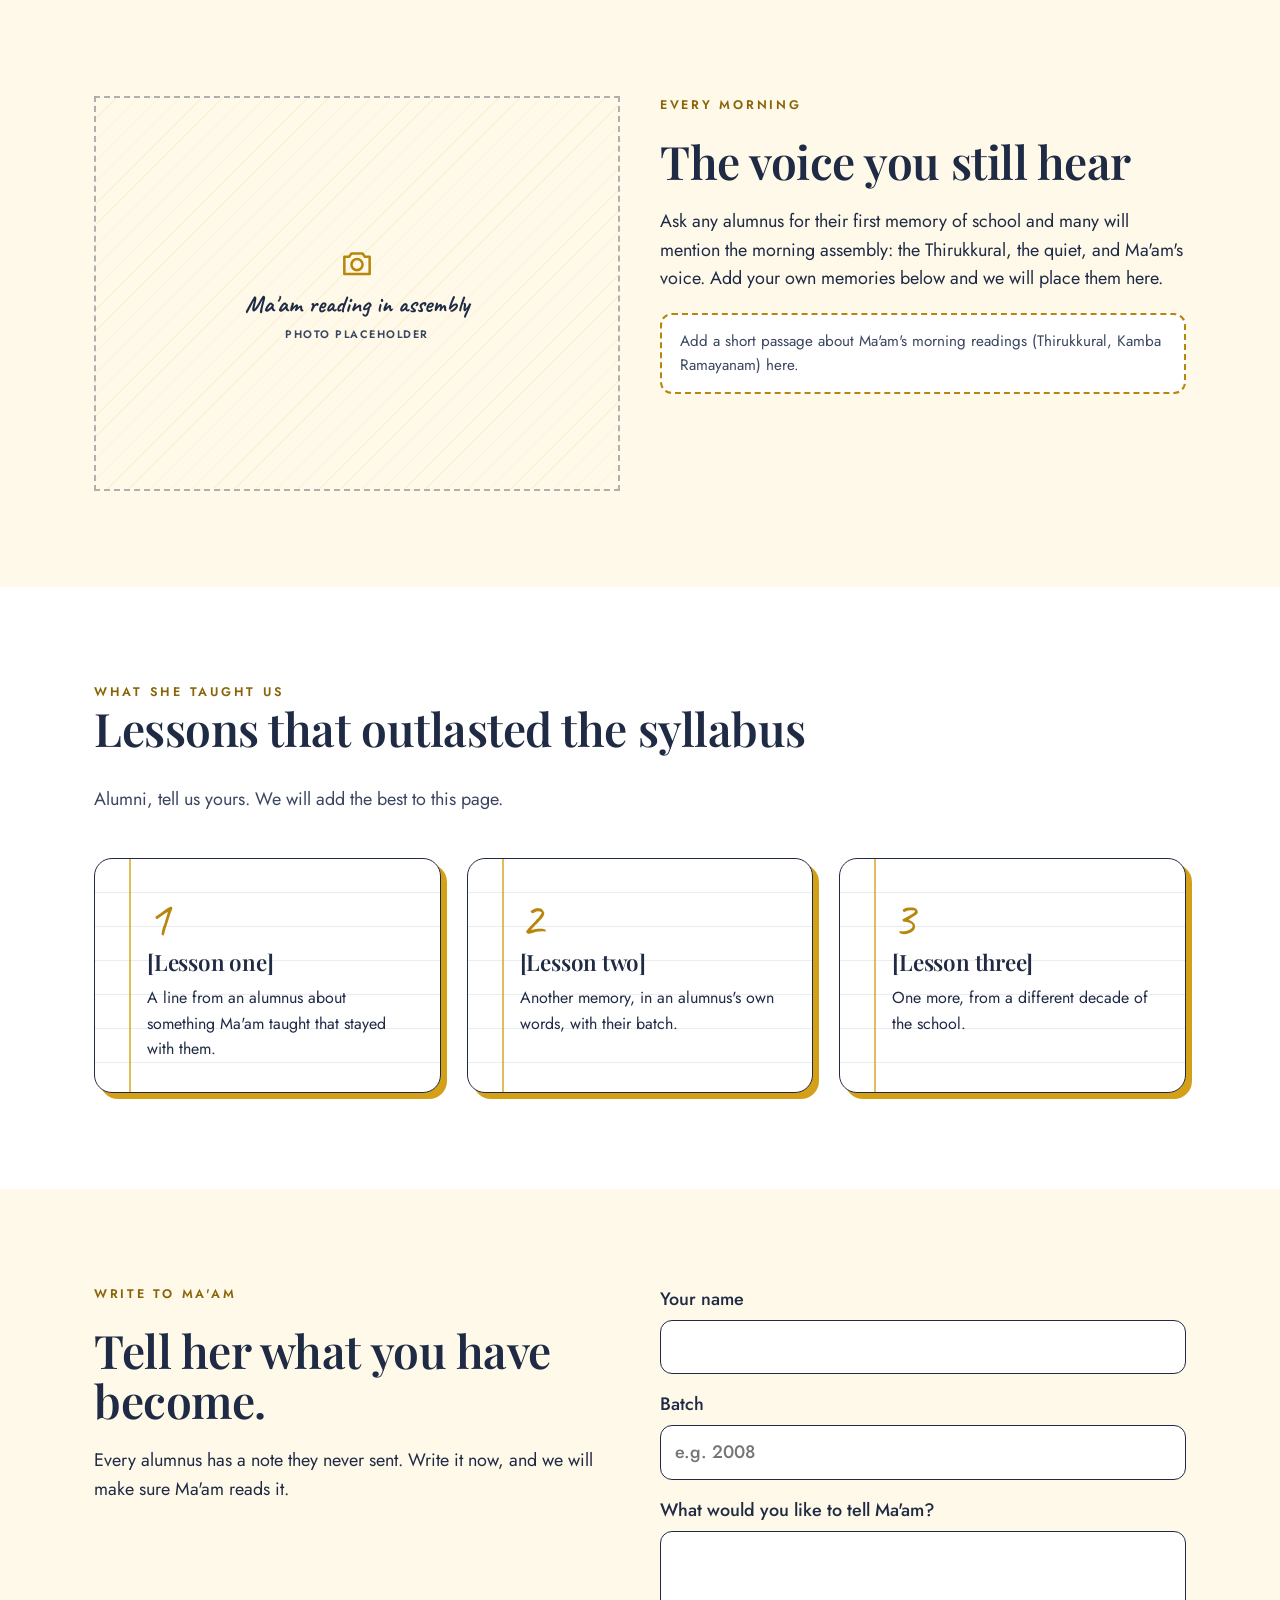
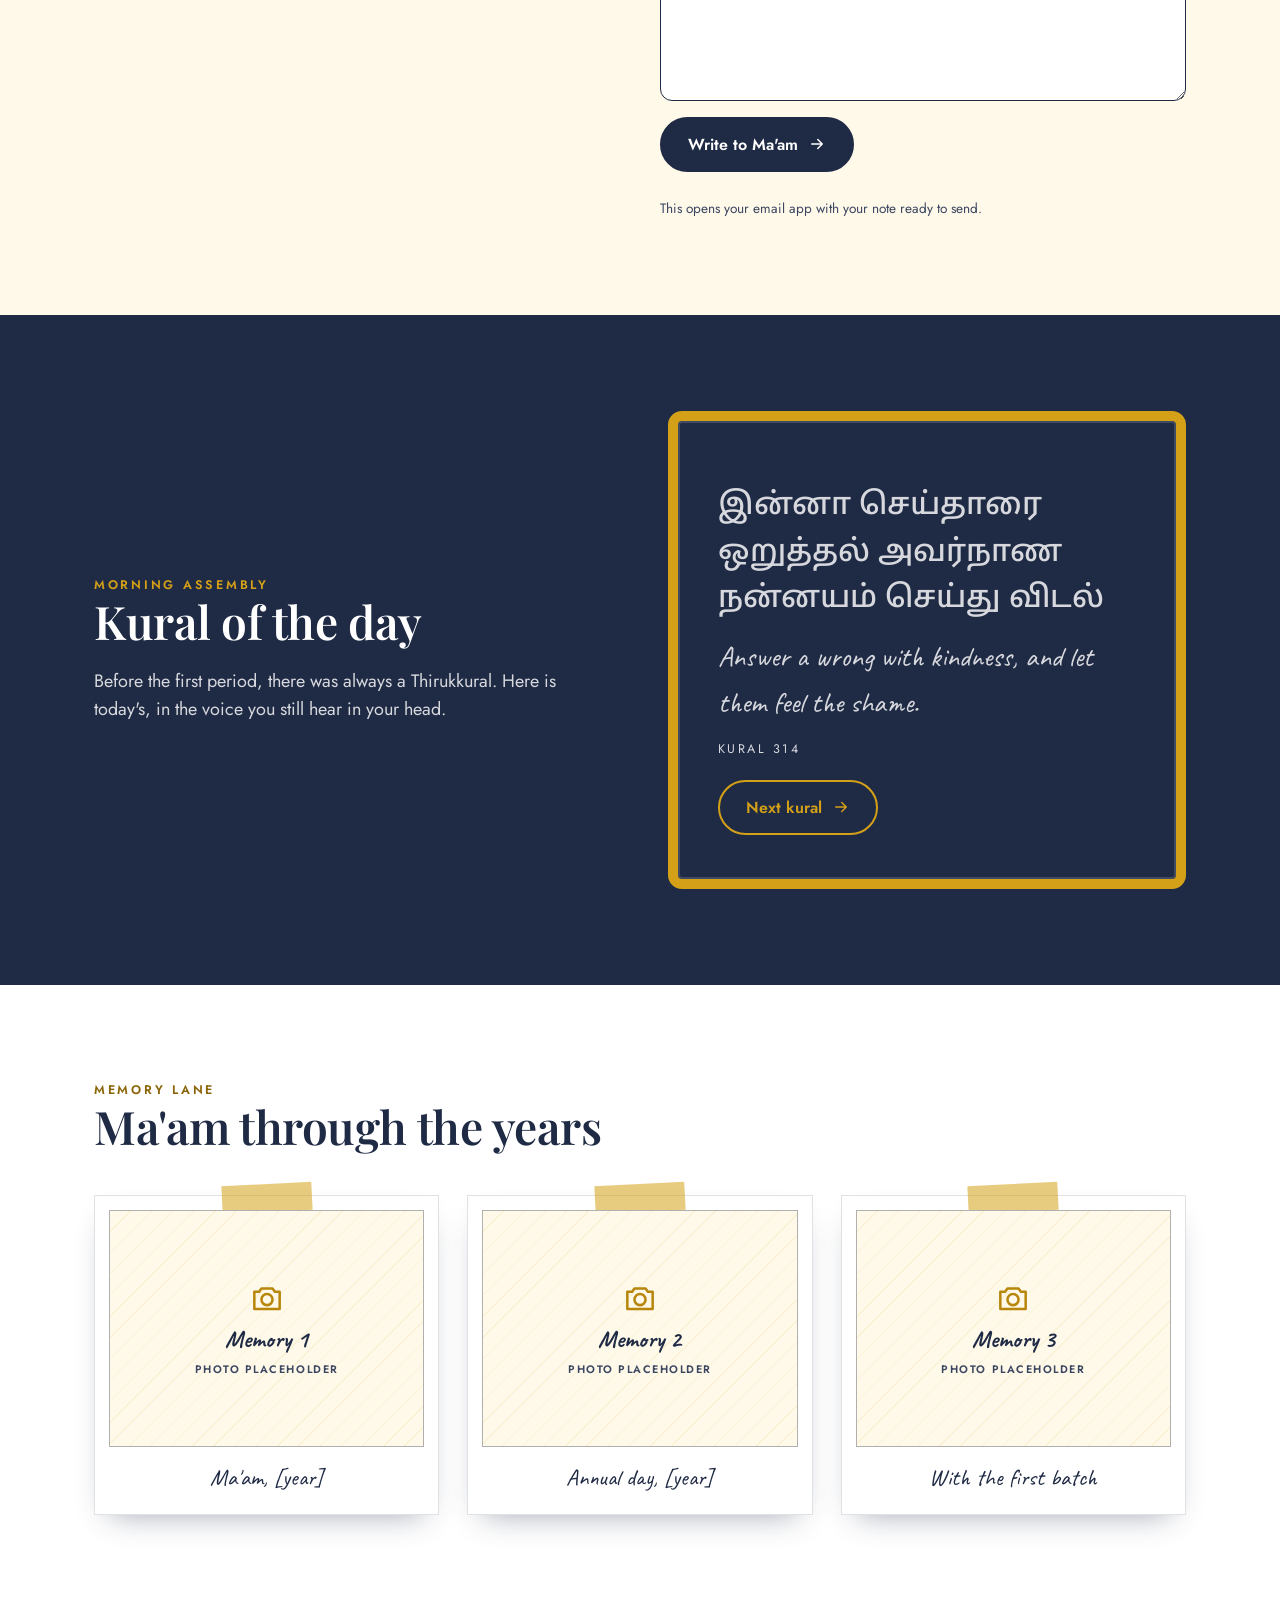
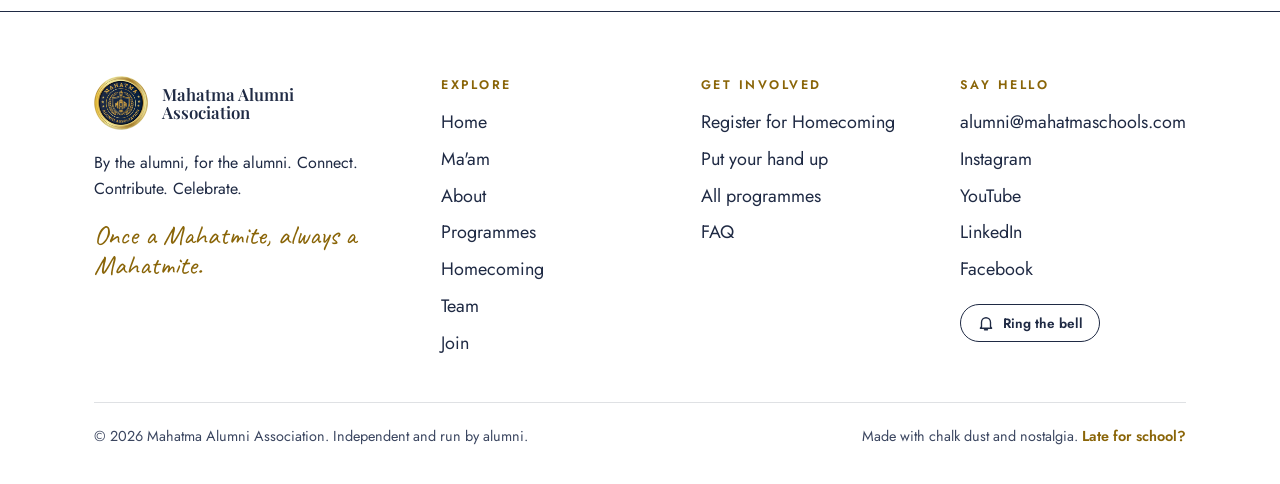
<file: premalatha.html>
<!doctype html>
<html lang="en"><head>
<meta charset="utf-8"><meta name="viewport" content="width=device-width,initial-scale=1">
<title>Premalatha Ma'am · Mahatma Alumni Association</title>
<meta name="description" content="The story of Premalatha Ma'am, who started Mahatma School in a house with fewer than 15 children and now has 20,000+ alumni.">
<meta name="theme-color" content="#1F2A44">
<link rel="icon" href="assets/img/logo.png">
<meta property="og:title" content="Premalatha Ma'am · Mahatma Alumni Association"><meta property="og:description" content="The story of Premalatha Ma'am, who started Mahatma School in a house with fewer than 15 children and now has 20,000+ alumni."><meta property="og:image" content="assets/img/logo.png">
<link rel="preconnect" href="https://fonts.googleapis.com"><link rel="preconnect" href="https://fonts.gstatic.com" crossorigin>
<link href="https://fonts.googleapis.com/css2?family=Caveat:wght@500;700&family=Jost:wght@400;500;600&family=Noto+Sans+Tamil:wght@500&family=Playfair+Display:ital,wght@0,500;0,600;0,700;1,500;1,600&display=swap" rel="stylesheet">
<link rel="stylesheet" href="assets/css/style.css">
</head><body data-page="premalatha.html">
<a class="skip" href="#main">Skip to content</a>
<div class="progress" aria-hidden="true"></div>
<div class="bar" id="webinarBar">Live webinar · <b>Sat 31 Oct, 10 AM</b> · Premalatha Ma'am addresses alumni · <a href="#" data-todo="YouTube link">Watch on YouTube</a></div>
<header class="site"><div class="wrap nav">
<a class="brand" href="index.html" aria-label="Mahatma Alumni Association, home"><img src="assets/img/logo.png" alt="" width="54" height="54"><span><b>Mahatma Alumni<br>Association</b><small>Once a Mahatmite</small></span></a>
<nav aria-label="Main"><ul id="menu"><li><a href="index.html">Home</a></li><li><a href="premalatha.html" aria-current="page">Ma'am</a></li><li><a href="about.html">About</a></li><li><a href="programmes.html">Programmes</a></li><li><a href="homecoming.html">Homecoming</a></li><li><a href="team.html">Team</a></li><li><a href="join.html">Join</a></li><li><a class="btn solid" href="https://www.mahatmaschools.com" style="padding:10px 20px;color:#fff;border-bottom:2px solid var(--navy)">Register</a></li></ul>
<button class="burger" aria-label="Menu" aria-expanded="false" aria-controls="menu"><svg width="22" height="22" viewBox="0 0 24 24" fill="none" stroke="currentColor" stroke-width="2.2" stroke-linecap="round"><path d="M4 7h16M4 12h16M4 17h16"/></svg></button></nav>
</div></header>
<main id="main">
<section class="pagehead"><div class="wrap grid2h">
<div><p class="eyebrow">Our Ma'am</p><h1 class="mt">The woman who started with a house.</h1>
<p class="lede mt">Fewer than fifteen children. One relentless woman. And a school family that now numbers more than twenty thousand.</p></div>
<div class="mam-frame" style="margin:0 0 0 auto"><figure class="ph r45 arch"><svg viewBox="0 0 24 24" fill="none" stroke="currentColor" stroke-width="1.6" stroke-linecap="round" stroke-linejoin="round"><path d="M4 8h3l1.5-2h7L17 8h3v11H4z"/><circle cx="12" cy="13" r="3.5"/></svg><b>Premalatha Ma'am — portrait</b><small>Photo placeholder</small></figure><div class="stamp">Founder<b>Ma'am</b></div></div></div></section>

<section><div class="wrap"><div class="head"><div><p class="eyebrow">Her story</p><h2>How a house became a school</h2></div><p>A timeline for you to complete with Ma'am's own dates and photos.</p></div>
<ol class="roadmap tl">
<li class="rm rv"><span class="when">[Year]</span><h3>A house</h3><p>The school begins in a house, with fewer than 15 children. Add a line and a photo here.</p></li>
<li class="rm rv"><span class="when">[Year]</span><h3>The first batch</h3><p>The first children leave with their first board results. Add the story here.</p></li>
<li class="rm rv"><span class="when">[Year]</span><h3>The school grows</h3><p>New classrooms, new teachers, new campuses. Add a line here.</p></li>
<li class="rm rv"><span class="when">[Year]</span><h3>Eight schools</h3><p>One family across eight schools. Add a line here.</p></li>
<li class="rm rv"><span class="when">Today</span><h3>20,000+ children</h3><p>She calls every one of them her own.</p></li></ol></div></section>

<section class="feature"><div class="wrap grid2h">
<div class="rv"><figure class="ph r43 "><svg viewBox="0 0 24 24" fill="none" stroke="currentColor" stroke-width="1.6" stroke-linecap="round" stroke-linejoin="round"><path d="M4 8h3l1.5-2h7L17 8h3v11H4z"/><circle cx="12" cy="13" r="3.5"/></svg><b>Ma'am reading in assembly</b><small>Photo placeholder</small></figure></div>
<div><p class="eyebrow">Every morning</p><h2 class="mt">The voice you still hear</h2>
<p class="mt">Ask any alumnus for their first memory of school and many will mention the morning assembly: the Thirukkural, the quiet, and Ma'am's voice. Add your own memories below and we will place them here.</p>
<p class="mt todo">Add a short passage about Ma'am's morning readings (Thirukkural, Kamba Ramayanam) here.</p></div></div></section>

<section><div class="wrap"><div class="head"><div><p class="eyebrow">What she taught us</p><h2>Lessons that outlasted the syllabus</h2></div><p>Alumni, tell us yours. We will add the best to this page.</p></div>
<div class="cards3">
<article class="note-card rv"><div class="n">1</div><h3>[Lesson one]</h3><p>A line from an alumnus about something Ma'am taught that stayed with them.</p></article>
<article class="note-card rv"><div class="n">2</div><h3>[Lesson two]</h3><p>Another memory, in an alumnus's own words, with their batch.</p></article>
<article class="note-card rv"><div class="n">3</div><h3>[Lesson three]</h3><p>One more, from a different decade of the school.</p></article></div></div></section>

<section class="feature" id="write"><div class="wrap grid2h">
<div><p class="eyebrow">Write to Ma'am</p><h2 class="mt">Tell her what you have become.</h2>
<p class="mt">Every alumnus has a note they never sent. Write it now, and we will make sure Ma'am reads it.</p></div>
<form class="mailform" data-to="alumni@mahatmaschools.com" data-subject="A note for Ma'am">
<label>Your name<input name="name" required></label><label>Batch<input name="batch" placeholder="e.g. 2008"></label>
<label>What would you like to tell Ma'am?<textarea name="msg" rows="5" required></textarea></label>
<button class="btn solid" type="submit">Write to Ma'am <svg viewBox="0 0 24 24" fill="none" stroke="currentColor" stroke-width="2" stroke-linecap="round" stroke-linejoin="round"><path d="M5 12h14M13 6l6 6-6 6"/></svg></button><p class="fine2">This opens your email app with your note ready to send.</p></form></div></section>

<section class="chalk"><div class="wrap"><div class="grid2">
<div><p class="eyebrow">Morning assembly</p><h2>Kural of the day</h2><p class="mt">Before the first period, there was always a Thirukkural. Here is today's, in the voice you still hear in your head.</p></div>
<div class="board" id="kboard"><p class="kural" id="kt"></p><p class="kmean" id="km"></p><p class="kref" id="kr"></p><button class="btn" id="knext" type="button">Next kural <svg viewBox="0 0 24 24" fill="none" stroke="currentColor" stroke-width="2" stroke-linecap="round" stroke-linejoin="round"><path d="M5 12h14M13 6l6 6-6 6"/></svg></button></div></div></div></section>
<section><div class="wrap"><div class="head"><div><p class="eyebrow">Memory lane</p><h2>Ma'am through the years</h2></div></div><div class="polas"><figure class="pola rv"><span class="tape"></span><figure class="ph r43 "><svg viewBox="0 0 24 24" fill="none" stroke="currentColor" stroke-width="1.6" stroke-linecap="round" stroke-linejoin="round"><path d="M4 8h3l1.5-2h7L17 8h3v11H4z"/><circle cx="12" cy="13" r="3.5"/></svg><b>Memory 1</b><small>Photo placeholder</small></figure><figcaption>Ma'am, [year]</figcaption></figure><figure class="pola rv"><span class="tape"></span><figure class="ph r43 "><svg viewBox="0 0 24 24" fill="none" stroke="currentColor" stroke-width="1.6" stroke-linecap="round" stroke-linejoin="round"><path d="M4 8h3l1.5-2h7L17 8h3v11H4z"/><circle cx="12" cy="13" r="3.5"/></svg><b>Memory 2</b><small>Photo placeholder</small></figure><figcaption>Annual day, [year]</figcaption></figure><figure class="pola rv"><span class="tape"></span><figure class="ph r43 "><svg viewBox="0 0 24 24" fill="none" stroke="currentColor" stroke-width="1.6" stroke-linecap="round" stroke-linejoin="round"><path d="M4 8h3l1.5-2h7L17 8h3v11H4z"/><circle cx="12" cy="13" r="3.5"/></svg><b>Memory 3</b><small>Photo placeholder</small></figure><figcaption>With the first batch</figcaption></figure></div></div></section>
</main>
<footer><div class="wrap">
<div class="grid">
<div><a class="brand" href="index.html"><img src="assets/img/logo.png" alt="" width="64" height="64"><span><b>Mahatma Alumni<br>Association</b></span></a>
<p class="mt" style="font-size:1rem">By the alumni, for the alumni. Connect. Contribute. Celebrate.</p>
<p class="hand mt">Once a Mahatmite, always a Mahatmite.</p></div>
<div><h4>Explore</h4><ul><li><a href="index.html">Home</a></li><li><a href="premalatha.html">Ma'am</a></li><li><a href="about.html">About</a></li><li><a href="programmes.html">Programmes</a></li><li><a href="homecoming.html">Homecoming</a></li><li><a href="team.html">Team</a></li><li><a href="join.html">Join</a></li></ul></div>
<div><h4>Get involved</h4><ul><li><a href="https://www.mahatmaschools.com">Register for Homecoming</a></li><li><a href="join.html#raise">Put your hand up</a></li><li><a href="programmes.html">All programmes</a></li><li><a href="homecoming.html#faq">FAQ</a></li></ul></div>
<div><h4>Say hello</h4><ul><li><a href="mailto:alumni@mahatmaschools.com">alumni@mahatmaschools.com</a></li><li><a href="#" data-todo="Instagram">Instagram</a></li><li><a href="#" data-todo="YouTube">YouTube</a></li><li><a href="#" data-todo="LinkedIn">LinkedIn</a></li><li><a href="#" data-todo="Facebook">Facebook</a></li></ul>
<p class="mt"><button class="bell" id="bell" type="button"><svg viewBox="0 0 24 24" fill="none" stroke="currentColor" stroke-width="1.8" stroke-linecap="round" stroke-linejoin="round"><path d="M6 17V11a6 6 0 1 1 12 0v6l1.5 2h-15z"/><path d="M10 21h4"/></svg> Ring the bell</button></p></div>
</div>
<div class="fine"><span>© <span id="yr">2026</span> Mahatma Alumni Association. Independent and run by alumni.</span><span>Made with chalk dust and nostalgia. <a href="game.html">Late for school?</a></span></div>
</div></footer>
<script src="assets/js/main.js" defer></script>
</body></html>
</file>
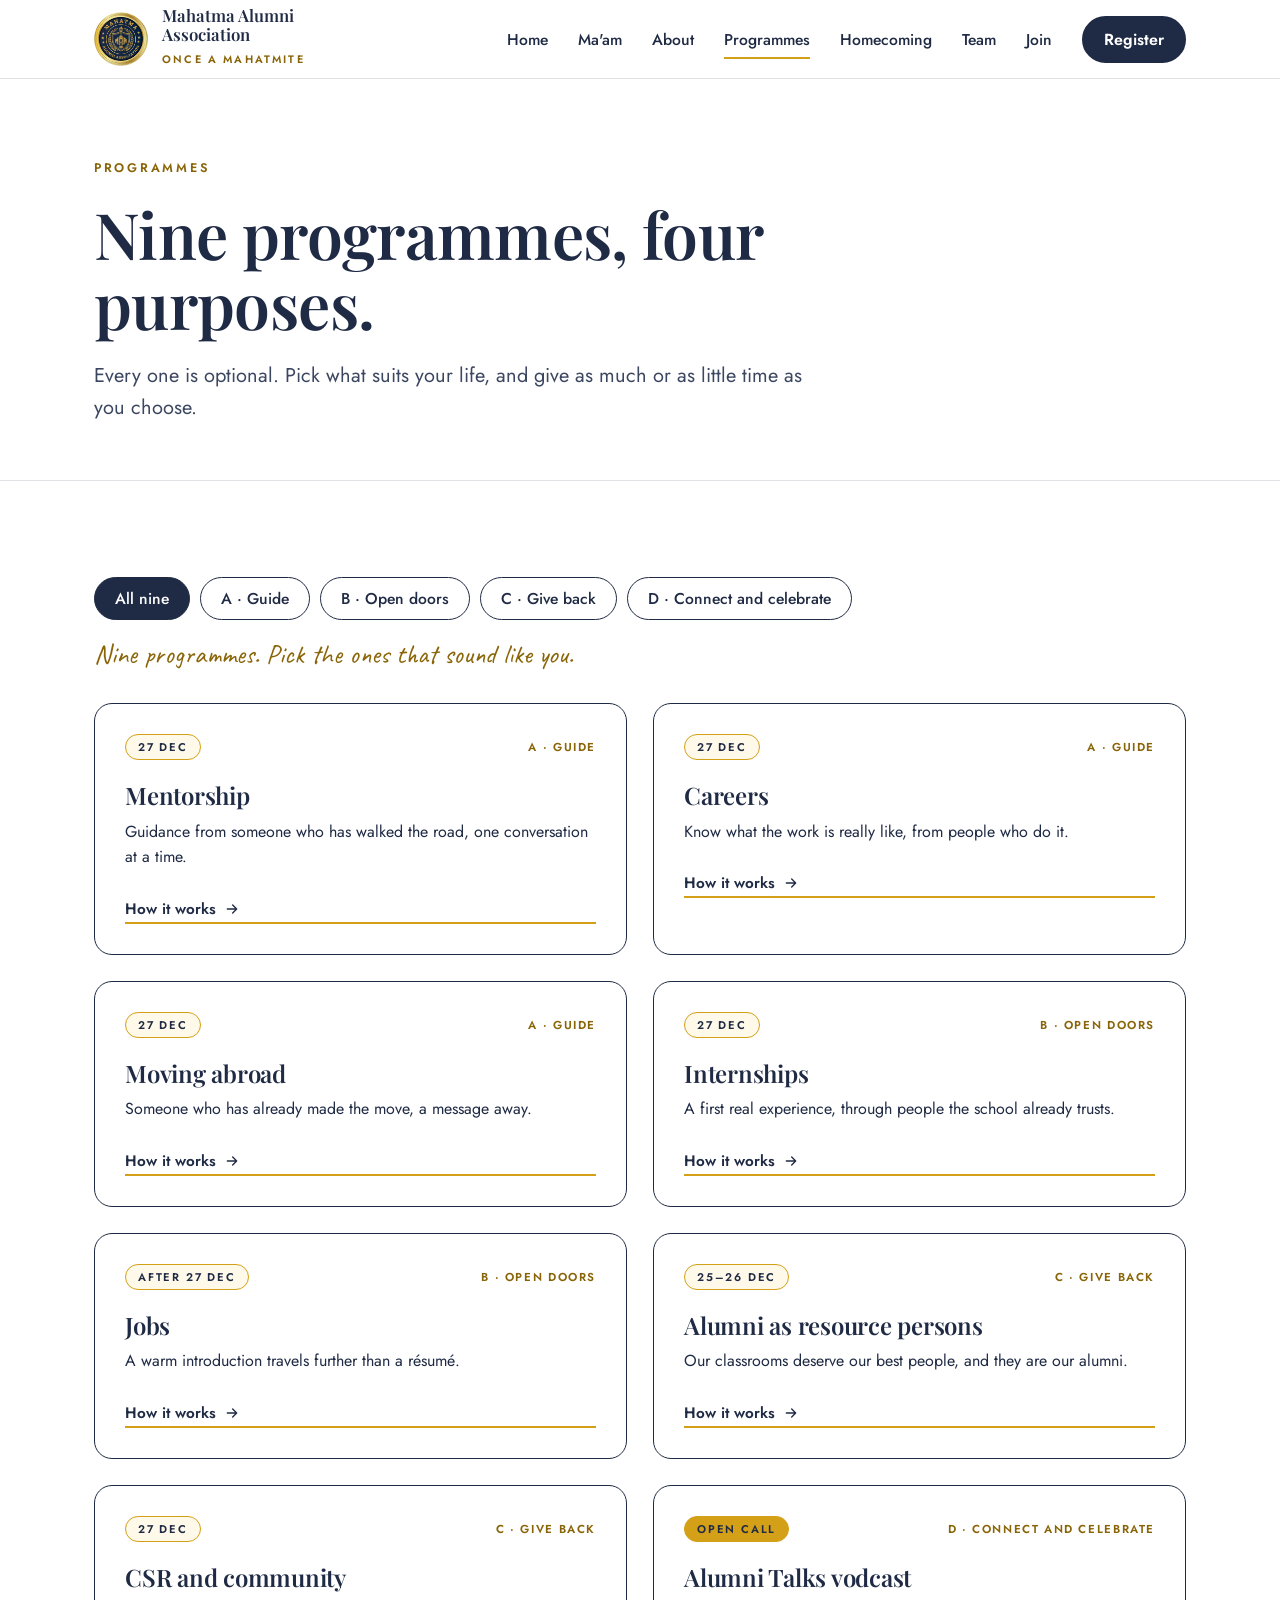
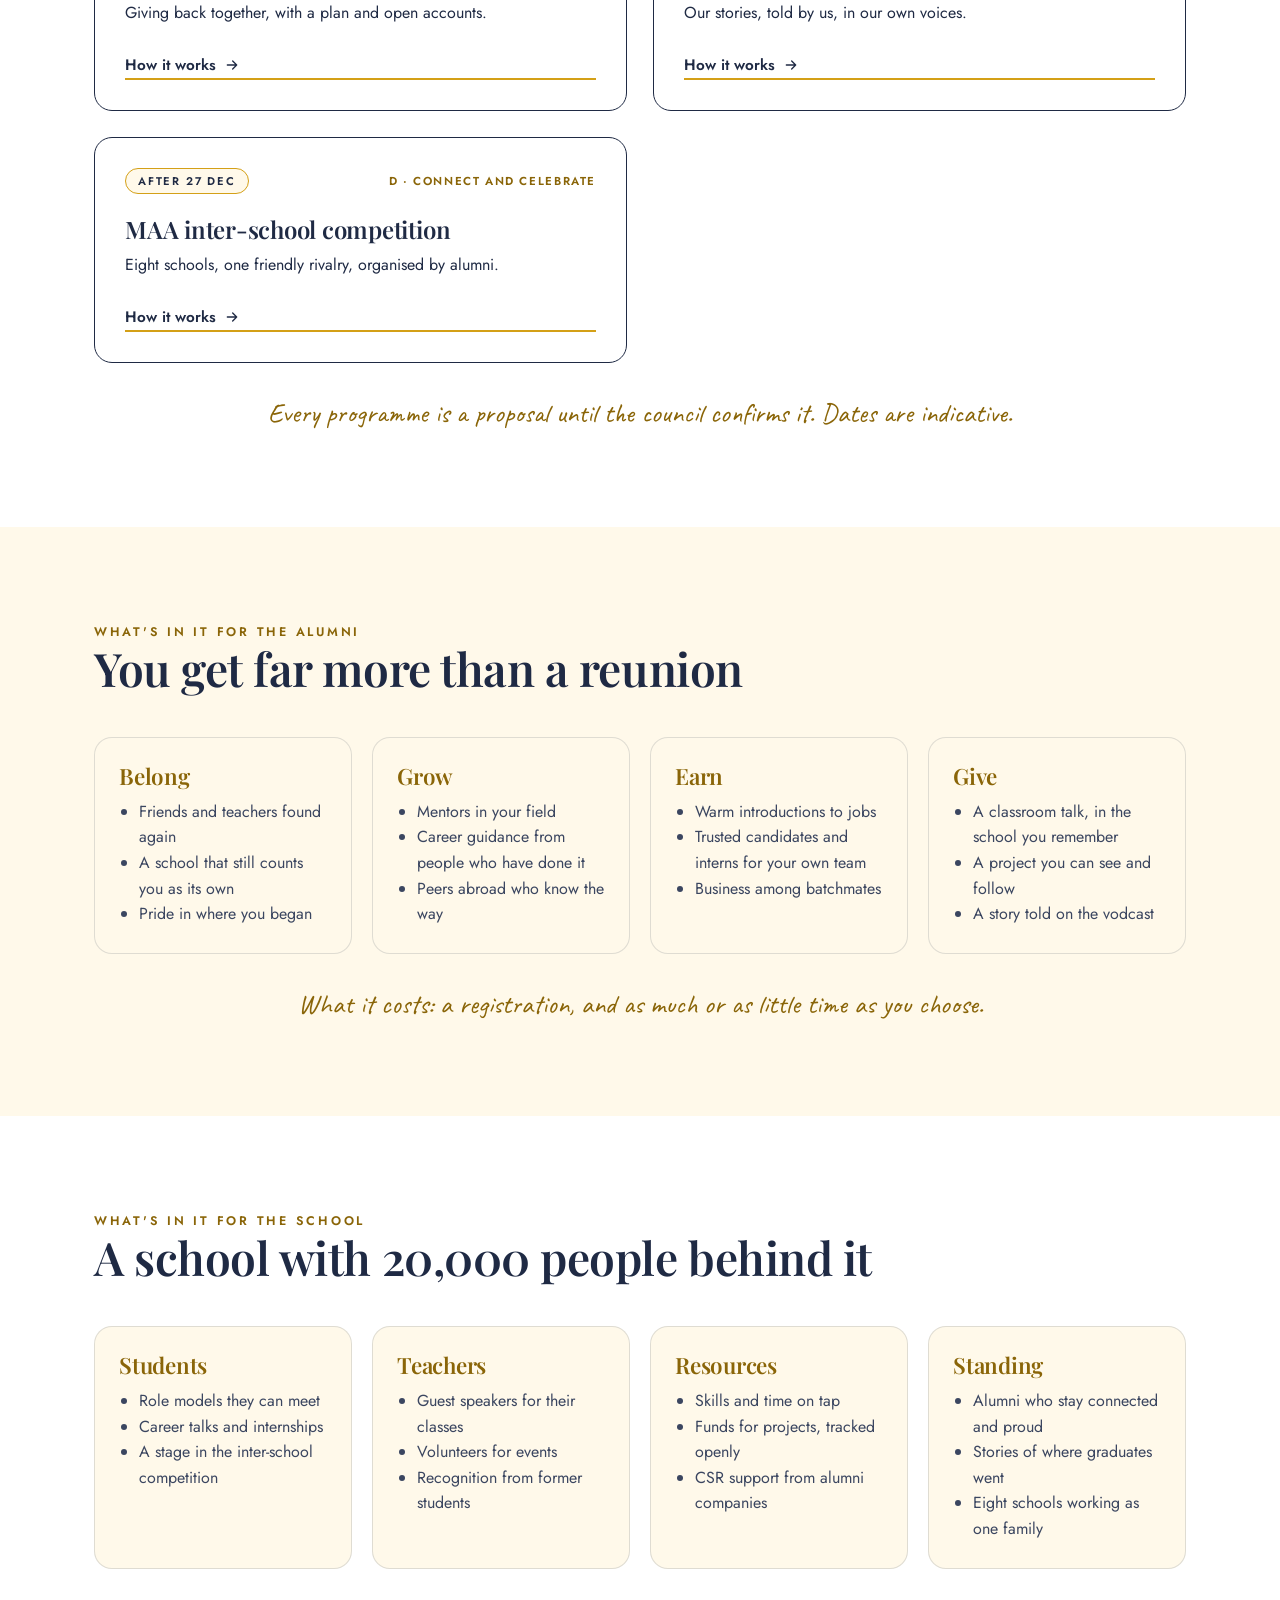
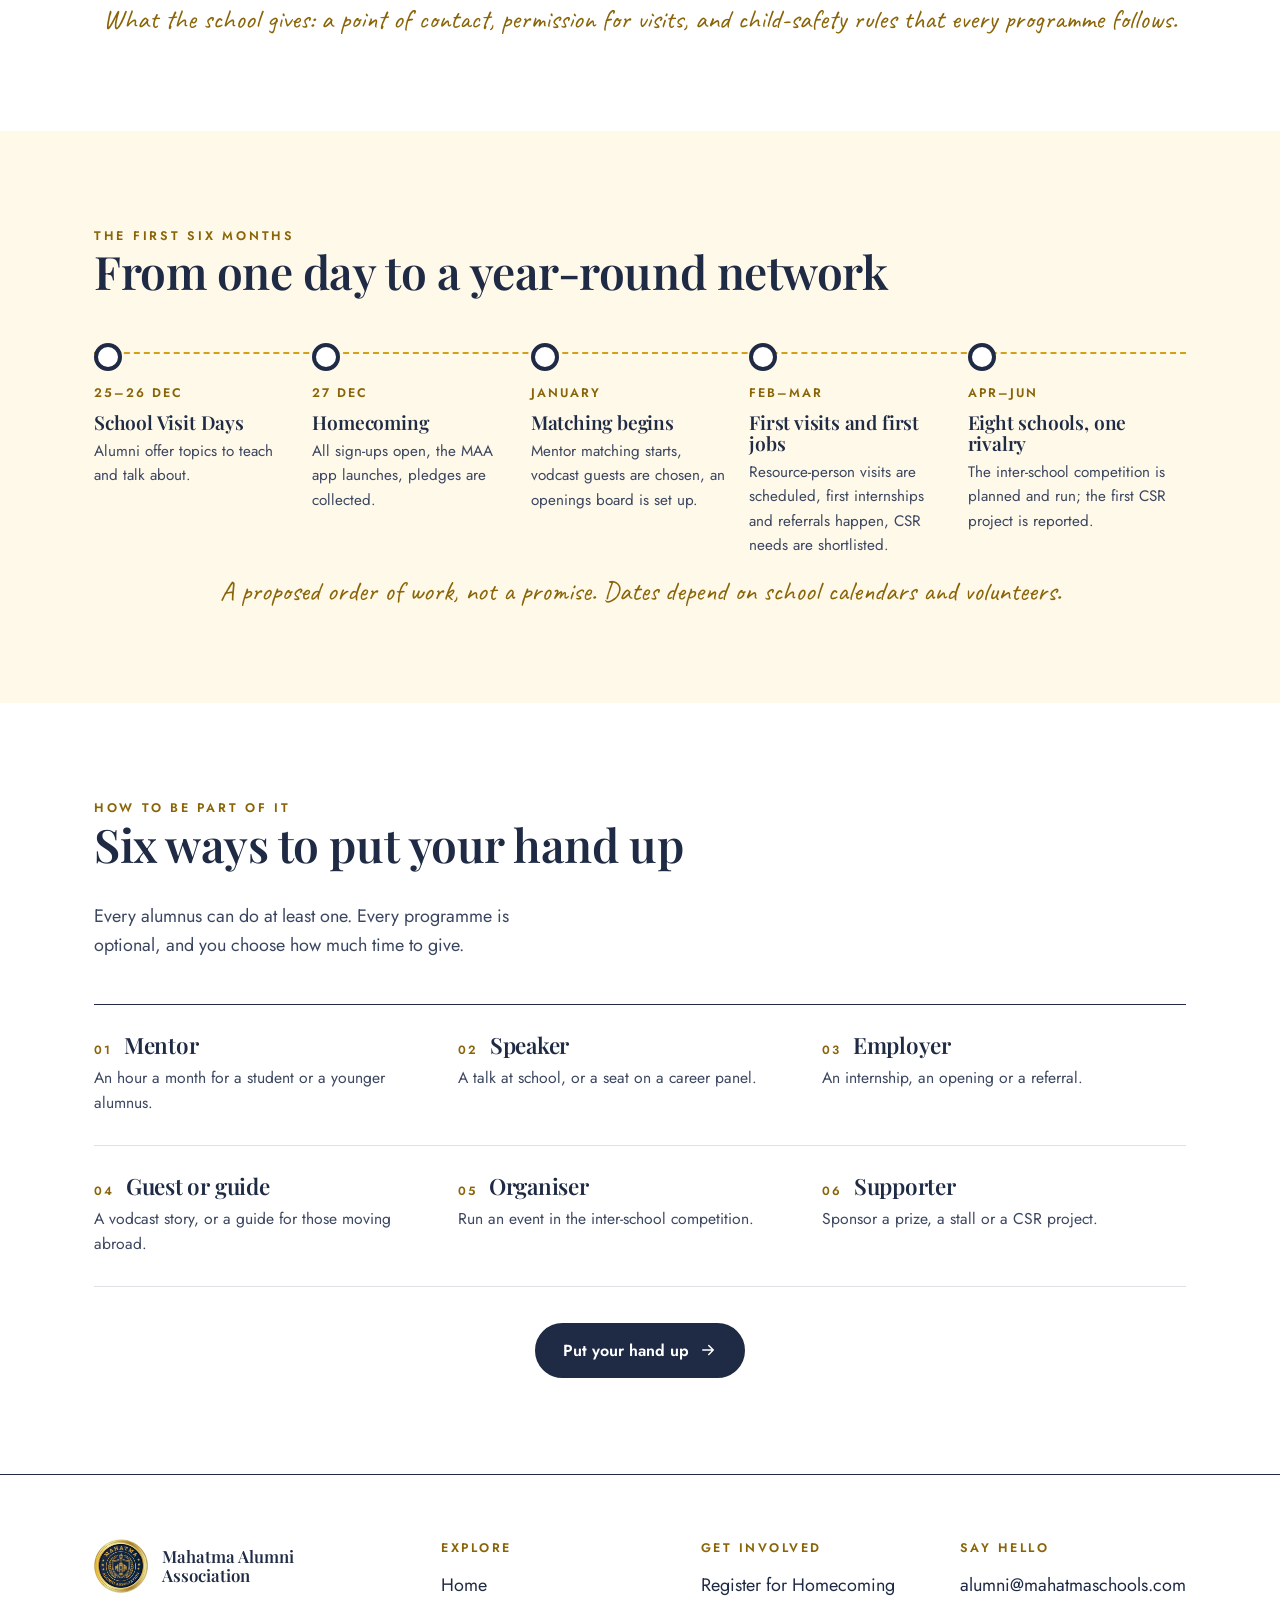
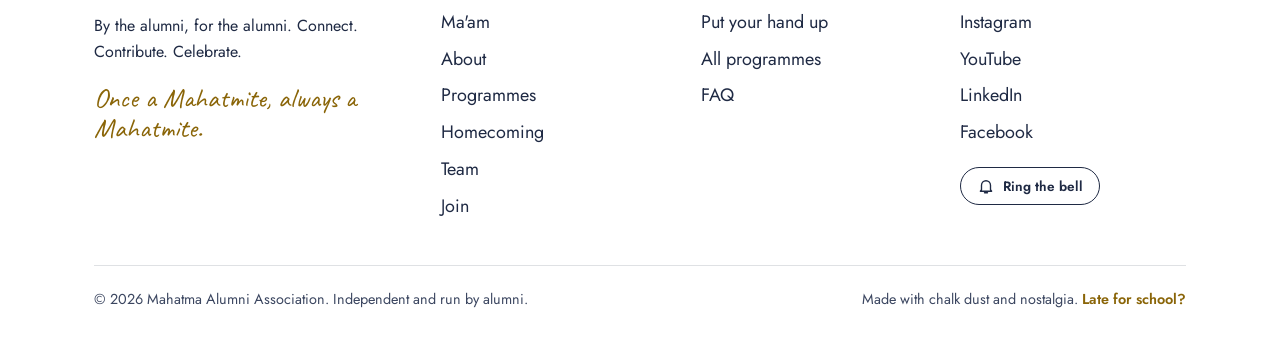
<file: programmes.html>
<!doctype html>
<html lang="en"><head>
<meta charset="utf-8"><meta name="viewport" content="width=device-width,initial-scale=1">
<title>Programmes · Mahatma Alumni Association</title>
<meta name="description" content="Nine programmes, four purposes: guide, open doors, give back, connect and celebrate. Find where you fit in.">
<meta name="theme-color" content="#1F2A44">
<link rel="icon" href="assets/img/logo.png">
<meta property="og:title" content="Programmes · Mahatma Alumni Association"><meta property="og:description" content="Nine programmes, four purposes: guide, open doors, give back, connect and celebrate. Find where you fit in."><meta property="og:image" content="assets/img/logo.png">
<link rel="preconnect" href="https://fonts.googleapis.com"><link rel="preconnect" href="https://fonts.gstatic.com" crossorigin>
<link href="https://fonts.googleapis.com/css2?family=Caveat:wght@500;700&family=Jost:wght@400;500;600&family=Noto+Sans+Tamil:wght@500&family=Playfair+Display:ital,wght@0,500;0,600;0,700;1,500;1,600&display=swap" rel="stylesheet">
<link rel="stylesheet" href="assets/css/style.css">
</head><body data-page="programmes.html">
<a class="skip" href="#main">Skip to content</a>
<div class="progress" aria-hidden="true"></div>
<div class="bar" id="webinarBar">Live webinar · <b>Sat 31 Oct, 10 AM</b> · Premalatha Ma'am addresses alumni · <a href="#" data-todo="YouTube link">Watch on YouTube</a></div>
<header class="site"><div class="wrap nav">
<a class="brand" href="index.html" aria-label="Mahatma Alumni Association, home"><img src="assets/img/logo.png" alt="" width="54" height="54"><span><b>Mahatma Alumni<br>Association</b><small>Once a Mahatmite</small></span></a>
<nav aria-label="Main"><ul id="menu"><li><a href="index.html">Home</a></li><li><a href="premalatha.html">Ma'am</a></li><li><a href="about.html">About</a></li><li><a href="programmes.html" aria-current="page">Programmes</a></li><li><a href="homecoming.html">Homecoming</a></li><li><a href="team.html">Team</a></li><li><a href="join.html">Join</a></li><li><a class="btn solid" href="https://www.mahatmaschools.com" style="padding:10px 20px;color:#fff;border-bottom:2px solid var(--navy)">Register</a></li></ul>
<button class="burger" aria-label="Menu" aria-expanded="false" aria-controls="menu"><svg width="22" height="22" viewBox="0 0 24 24" fill="none" stroke="currentColor" stroke-width="2.2" stroke-linecap="round"><path d="M4 7h16M4 12h16M4 17h16"/></svg></button></nav>
</div></header>
<main id="main">
<section class="pagehead"><div class="wrap"><p class="eyebrow">Programmes</p><h1 class="mt">Nine programmes, four purposes.</h1><p class="lede mt">Every one is optional. Pick what suits your life, and give as much or as little time as you choose.</p></div></section>
<section><div class="wrap">
<div class="tabs" id="filters" role="tablist"><button class="tab on" data-f="all">All nine</button><button class="tab" data-f="guide">A · Guide</button><button class="tab" data-f="doors">B · Open doors</button><button class="tab" data-f="back">C · Give back</button><button class="tab" data-f="celebrate">D · Connect and celebrate</button></div>
<p class="hand mt" id="fnote" style="min-height:1.6em"></p>
<div class="progs mt"><article class="prog rv" id="mentorship" data-g="guide">
<div class="ptop"><span class="st">27 Dec</span><span class="gl">A · Guide</span></div>
<h3>Mentorship</h3><p>Guidance from someone who has walked the road, one conversation at a time.</p>
<button class="more" type="button" aria-expanded="false">How it works <svg viewBox="0 0 24 24" fill="none" stroke="currentColor" stroke-width="2" stroke-linecap="round" stroke-linejoin="round"><path d="M5 12h14M13 6l6 6-6 6"/></svg></button>
<div class="detail"><div class="cols3">
<div><h4>How it works</h4><ul><li>Mentors and mentees sign up with their field and goals</li><li>MAA matches them by field, city and interest</li><li>Monthly one-to-one talks for six months (proposed)</li></ul></div>
<div><h4>Alumni give</h4><ul><li>About one hour a month</li><li>Honest advice on studies, choices and first jobs</li><li>An introduction to their network</li></ul></div>
<div><h4>Everyone gains</h4><ul><li>Mentees find direction early</li><li>Mentors find purpose and perspective</li><li>Batches meet across years</li></ul></div></div>
<p class="startnote">Starts 27 Dec: mentor and mentee sign-ups.</p></div></article><article class="prog rv" id="careers" data-g="guide">
<div class="ptop"><span class="st">27 Dec</span><span class="gl">A · Guide</span></div>
<h3>Careers</h3><p>Know what the work is really like, from people who do it.</p>
<button class="more" type="button" aria-expanded="false">How it works <svg viewBox="0 0 24 24" fill="none" stroke="currentColor" stroke-width="2" stroke-linecap="round" stroke-linejoin="round"><path d="M5 12h14M13 6l6 6-6 6"/></svg></button>
<div class="detail"><div class="cols3">
<div><h4>How it works</h4><ul><li>Alumni list their profession and field</li><li>Short talks, panels and Q&amp;A in school and online</li><li>A directory by field, so students know whom to ask</li></ul></div>
<div><h4>Alumni give</h4><ul><li>A talk, a panel seat or a 15-minute call</li><li>An honest account of the path, detours included</li><li>Pointers on skills and courses to pick up</li></ul></div>
<div><h4>Everyone gains</h4><ul><li>Students meet careers they have never seen</li><li>Alumni become role models within reach</li><li>Better choices before the exam results</li></ul></div></div>
<p class="startnote">Starts 27 Dec: alumni add their profession and field at sign-up.</p></div></article><article class="prog rv" id="abroad" data-g="guide">
<div class="ptop"><span class="st">27 Dec</span><span class="gl">A · Guide</span></div>
<h3>Moving abroad</h3><p>Someone who has already made the move, a message away.</p>
<button class="more" type="button" aria-expanded="false">How it works <svg viewBox="0 0 24 24" fill="none" stroke="currentColor" stroke-width="2" stroke-linecap="round" stroke-linejoin="round"><path d="M5 12h14M13 6l6 6-6 6"/></svg></button>
<div class="detail"><div class="cols3">
<div><h4>How it works</h4><ul><li>Alumni abroad register their country and city</li><li>One peer group per country for questions</li><li>Sessions on applications, moving and settling in</li></ul></div>
<div><h4>Alumni give</h4><ul><li>Their lessons from the first year</li><li>Pointers on applications and first weeks</li><li>A familiar face on arrival, where possible</li></ul></div>
<div><h4>Everyone gains</h4><ul><li>Fewer costly mistakes for those moving</li><li>A welcome waiting in the new city</li><li>Alumni abroad stay close to home</li></ul></div></div>
<p class="startnote">Starts 27 Dec: alumni abroad register where they live. Peer guidance only, not legal or immigration advice.</p></div></article><article class="prog rv" id="internships" data-g="doors">
<div class="ptop"><span class="st">27 Dec</span><span class="gl">B · Open doors</span></div>
<h3>Internships</h3><p>A first real experience, through people the school already trusts.</p>
<button class="more" type="button" aria-expanded="false">How it works <svg viewBox="0 0 24 24" fill="none" stroke="currentColor" stroke-width="2" stroke-linecap="round" stroke-linejoin="round"><path d="M5 12h14M13 6l6 6-6 6"/></svg></button>
<div class="detail"><div class="cols3">
<div><h4>How it works</h4><ul><li>Alumni businesses and teams list short internships</li><li>Students and young alumni apply through MAA</li><li>A mentor or contact checks in during the stint</li></ul></div>
<div><h4>Alumni give</h4><ul><li>A place, or a small project, for a few weeks</li><li>A supervisor who explains the work</li><li>Feedback and a reference at the end</li></ul></div>
<div><h4>Everyone gains</h4><ul><li>Early experience and a first reference</li><li>Businesses meet motivated young talent</li><li>The network proves itself in practice</li></ul></div></div>
<p class="startnote">Starts 27 Dec: alumni employers register the openings they can offer.</p></div></article><article class="prog rv" id="jobs" data-g="doors">
<div class="ptop"><span class="st">After 27 Dec</span><span class="gl">B · Open doors</span></div>
<h3>Jobs</h3><p>A warm introduction travels further than a résumé.</p>
<button class="more" type="button" aria-expanded="false">How it works <svg viewBox="0 0 24 24" fill="none" stroke="currentColor" stroke-width="2" stroke-linecap="round" stroke-linejoin="round"><path d="M5 12h14M13 6l6 6-6 6"/></svg></button>
<div class="detail"><div class="cols3">
<div><h4>How it works</h4><ul><li>Alumni post openings in their teams and companies</li><li>Job seekers share a short profile with MAA</li><li>Alumni refer, introduce and advise</li></ul></div>
<div><h4>Alumni give</h4><ul><li>An opening posted, or a referral made</li><li>A quick résumé review</li><li>A mock interview for a batchmate</li></ul></div>
<div><h4>Everyone gains</h4><ul><li>Job seekers get introductions, not cold applications</li><li>Employers meet candidates they can trust</li><li>Trust in the network keeps growing</li></ul></div></div>
<p class="startnote">Starts after 27 Dec: an openings board and a profile list on the MAA platform.</p></div></article><article class="prog rv" id="resource-persons" data-g="back">
<div class="ptop"><span class="st">25–26 Dec</span><span class="gl">C · Give back</span></div>
<h3>Alumni as resource persons</h3><p>Our classrooms deserve our best people, and they are our alumni.</p>
<button class="more" type="button" aria-expanded="false">How it works <svg viewBox="0 0 24 24" fill="none" stroke="currentColor" stroke-width="2" stroke-linecap="round" stroke-linejoin="round"><path d="M5 12h14M13 6l6 6-6 6"/></svg></button>
<div class="detail"><div class="cols3">
<div><h4>How it works</h4><ul><li>Alumni pick a topic they know well</li><li>The school schedules visits through the year</li><li>Talks, workshops and demonstrations for students</li></ul></div>
<div><h4>Alumni give</h4><ul><li>A morning or an hour on campus</li><li>Expertise in their field, explained simply</li><li>A story from their own school days</li></ul></div>
<div><h4>Everyone gains</h4><ul><li>Students hear from working professionals</li><li>Teachers get fresh support in class</li><li>Alumni return to where it began</li></ul></div></div>
<p class="startnote">Starts 25 and 26 Dec: School Visit Days, where alumni can offer a topic.</p></div></article><article class="prog rv" id="csr" data-g="back">
<div class="ptop"><span class="st">27 Dec</span><span class="gl">C · Give back</span></div>
<h3>CSR and community</h3><p>Giving back together, with a plan and open accounts.</p>
<button class="more" type="button" aria-expanded="false">How it works <svg viewBox="0 0 24 24" fill="none" stroke="currentColor" stroke-width="2" stroke-linecap="round" stroke-linejoin="round"><path d="M5 12h14M13 6l6 6-6 6"/></svg></button>
<div class="detail"><div class="cols3">
<div><h4>How it works</h4><ul><li>The school and alumni name the needs together</li><li>Projects are chosen, costed and tracked openly</li><li>Funds and volunteers come through MAA</li></ul></div>
<div><h4>Alumni give</h4><ul><li>Time and skills on a project</li><li>Funds, large or small</li><li>Their company&#x27;s CSR support, where possible</li></ul></div>
<div><h4>Everyone gains</h4><ul><li>Students and the community see real results</li><li>Alumni employers find a meaningful local project</li><li>Open accounts build lasting trust</li></ul></div></div>
<p class="startnote">Starts 27 Dec: pledges of time, skills and funds, and a shortlist of needs from the school.</p></div></article><article class="prog rv" id="vodcast" data-g="celebrate">
<div class="ptop"><span class="st open">Open call</span><span class="gl">D · Connect and celebrate</span></div>
<h3>Alumni Talks vodcast</h3><p>Our stories, told by us, in our own voices.</p>
<button class="more" type="button" aria-expanded="false">How it works <svg viewBox="0 0 24 24" fill="none" stroke="currentColor" stroke-width="2" stroke-linecap="round" stroke-linejoin="round"><path d="M5 12h14M13 6l6 6-6 6"/></svg></button>
<div class="detail"><div class="cols3">
<div><h4>How it works</h4><ul><li>A regular episode with one alumni guest, interviewed by students</li><li>School memories, a turning point and one lesson</li><li>Full episodes on the school YouTube channel, plus short clips</li></ul></div>
<div><h4>Alumni give</h4><ul><li>An hour of conversation as a guest</li><li>Nominations of batchmates with a story</li><li>Skills in hosting, editing or design</li></ul></div>
<div><h4>Everyone gains</h4><ul><li>Role models students can hear and see</li><li>Batches rediscover one another</li><li>A growing archive of the school&#x27;s story</li></ul></div></div>
<p class="startnote">Open call: guest nominations and a volunteer production team.</p></div></article><article class="prog rv" id="competition" data-g="celebrate">
<div class="ptop"><span class="st">After 27 Dec</span><span class="gl">D · Connect and celebrate</span></div>
<h3>MAA inter-school competition</h3><p>Eight schools, one friendly rivalry, organised by alumni.</p>
<button class="more" type="button" aria-expanded="false">How it works <svg viewBox="0 0 24 24" fill="none" stroke="currentColor" stroke-width="2" stroke-linecap="round" stroke-linejoin="round"><path d="M5 12h14M13 6l6 6-6 6"/></svg></button>
<div class="detail"><div class="cols3">
<div><h4>How it works</h4><ul><li>Alumni design events: for example quiz, debate, sports, arts</li><li>Each of the 8 schools sends its teams</li><li>One finals day, alumni as organisers and judges</li></ul></div>
<div><h4>Alumni give</h4><ul><li>Time to organise, judge and coach</li><li>Prizes and sponsorship</li><li>Venues, equipment and refreshments</li></ul></div>
<div><h4>Everyone gains</h4><ul><li>Students get a stage and learn teamwork</li><li>Eight schools feel like one family</li><li>Alumni become organisers they remember</li></ul></div></div>
<p class="startnote">Starts after 27 Dec: the council confirms the format and calendar; alumni volunteer to run events.</p></div></article></div>
<p class="mt2 center"><span class="hand">Every programme is a proposal until the council confirms it. Dates are indicative.</span></p></div></section>

<section class="feature"><div class="wrap"><div class="head"><div><p class="eyebrow">What's in it for the alumni</p><h2>You get far more than a reunion</h2></div></div>
<div class="cards4">
<div class="tile light rv"><h3>Belong</h3><ul><li>Friends and teachers found again</li><li>A school that still counts you as its own</li><li>Pride in where you began</li></ul></div>
<div class="tile light rv"><h3>Grow</h3><ul><li>Mentors in your field</li><li>Career guidance from people who have done it</li><li>Peers abroad who know the way</li></ul></div>
<div class="tile light rv"><h3>Earn</h3><ul><li>Warm introductions to jobs</li><li>Trusted candidates and interns for your own team</li><li>Business among batchmates</li></ul></div>
<div class="tile light rv"><h3>Give</h3><ul><li>A classroom talk, in the school you remember</li><li>A project you can see and follow</li><li>A story told on the vodcast</li></ul></div></div>
<p class="mt2 hand center">What it costs: a registration, and as much or as little time as you choose.</p></div></section>

<section><div class="wrap"><div class="head"><div><p class="eyebrow">What's in it for the school</p><h2>A school with 20,000 people behind it</h2></div></div>
<div class="cards4">
<div class="tile light rv"><h3>Students</h3><ul><li>Role models they can meet</li><li>Career talks and internships</li><li>A stage in the inter-school competition</li></ul></div>
<div class="tile light rv"><h3>Teachers</h3><ul><li>Guest speakers for their classes</li><li>Volunteers for events</li><li>Recognition from former students</li></ul></div>
<div class="tile light rv"><h3>Resources</h3><ul><li>Skills and time on tap</li><li>Funds for projects, tracked openly</li><li>CSR support from alumni companies</li></ul></div>
<div class="tile light rv"><h3>Standing</h3><ul><li>Alumni who stay connected and proud</li><li>Stories of where graduates went</li><li>Eight schools working as one family</li></ul></div></div>
<p class="mt2 hand center">What the school gives: a point of contact, permission for visits, and child-safety rules that every programme follows.</p></div></section>

<section class="feature"><div class="wrap"><div class="head"><div><p class="eyebrow">The first six months</p><h2>From one day to a year-round network</h2></div></div><ol class="roadmap"><li class="rm rv"><span class="when">25–26 Dec</span><h3>School Visit Days</h3><p>Alumni offer topics to teach and talk about.</p></li><li class="rm rv"><span class="when">27 Dec</span><h3>Homecoming</h3><p>All sign-ups open, the MAA app launches, pledges are collected.</p></li><li class="rm rv"><span class="when">January</span><h3>Matching begins</h3><p>Mentor matching starts, vodcast guests are chosen, an openings board is set up.</p></li><li class="rm rv"><span class="when">Feb–Mar</span><h3>First visits and first jobs</h3><p>Resource-person visits are scheduled, first internships and referrals happen, CSR needs are shortlisted.</p></li><li class="rm rv"><span class="when">Apr–Jun</span><h3>Eight schools, one rivalry</h3><p>The inter-school competition is planned and run; the first CSR project is reported.</p></li></ol><p class="hand center mt">A proposed order of work, not a promise. Dates depend on school calendars and volunteers.</p></div></section>
<section class="hands-sec"><div class="wrap"><div class="head"><div><p class="eyebrow">How to be part of it</p><h2>Six ways to put your hand up</h2></div><p>Every alumnus can do at least one. Every programme is optional, and you choose how much time to give.</p></div>
<div class="hands">
<div class="hand-item rv"><h3><small>01</small>Mentor</h3><p>An hour a month for a student or a younger alumnus.</p></div>
<div class="hand-item rv"><h3><small>02</small>Speaker</h3><p>A talk at school, or a seat on a career panel.</p></div>
<div class="hand-item rv"><h3><small>03</small>Employer</h3><p>An internship, an opening or a referral.</p></div>
<div class="hand-item rv"><h3><small>04</small>Guest or guide</h3><p>A vodcast story, or a guide for those moving abroad.</p></div>
<div class="hand-item rv"><h3><small>05</small>Organiser</h3><p>Run an event in the inter-school competition.</p></div>
<div class="hand-item rv"><h3><small>06</small>Supporter</h3><p>Sponsor a prize, a stall or a CSR project.</p></div></div>
<p class="mt2 center"><a class="btn solid" href="join.html#raise">Put your hand up <svg viewBox="0 0 24 24" fill="none" stroke="currentColor" stroke-width="2" stroke-linecap="round" stroke-linejoin="round"><path d="M5 12h14M13 6l6 6-6 6"/></svg></a></p></div></section>
</main>
<footer><div class="wrap">
<div class="grid">
<div><a class="brand" href="index.html"><img src="assets/img/logo.png" alt="" width="64" height="64"><span><b>Mahatma Alumni<br>Association</b></span></a>
<p class="mt" style="font-size:1rem">By the alumni, for the alumni. Connect. Contribute. Celebrate.</p>
<p class="hand mt">Once a Mahatmite, always a Mahatmite.</p></div>
<div><h4>Explore</h4><ul><li><a href="index.html">Home</a></li><li><a href="premalatha.html">Ma'am</a></li><li><a href="about.html">About</a></li><li><a href="programmes.html">Programmes</a></li><li><a href="homecoming.html">Homecoming</a></li><li><a href="team.html">Team</a></li><li><a href="join.html">Join</a></li></ul></div>
<div><h4>Get involved</h4><ul><li><a href="https://www.mahatmaschools.com">Register for Homecoming</a></li><li><a href="join.html#raise">Put your hand up</a></li><li><a href="programmes.html">All programmes</a></li><li><a href="homecoming.html#faq">FAQ</a></li></ul></div>
<div><h4>Say hello</h4><ul><li><a href="mailto:alumni@mahatmaschools.com">alumni@mahatmaschools.com</a></li><li><a href="#" data-todo="Instagram">Instagram</a></li><li><a href="#" data-todo="YouTube">YouTube</a></li><li><a href="#" data-todo="LinkedIn">LinkedIn</a></li><li><a href="#" data-todo="Facebook">Facebook</a></li></ul>
<p class="mt"><button class="bell" id="bell" type="button"><svg viewBox="0 0 24 24" fill="none" stroke="currentColor" stroke-width="1.8" stroke-linecap="round" stroke-linejoin="round"><path d="M6 17V11a6 6 0 1 1 12 0v6l1.5 2h-15z"/><path d="M10 21h4"/></svg> Ring the bell</button></p></div>
</div>
<div class="fine"><span>© <span id="yr">2026</span> Mahatma Alumni Association. Independent and run by alumni.</span><span>Made with chalk dust and nostalgia. <a href="game.html">Late for school?</a></span></div>
</div></footer>
<script src="assets/js/main.js" defer></script>
</body></html>
</file>
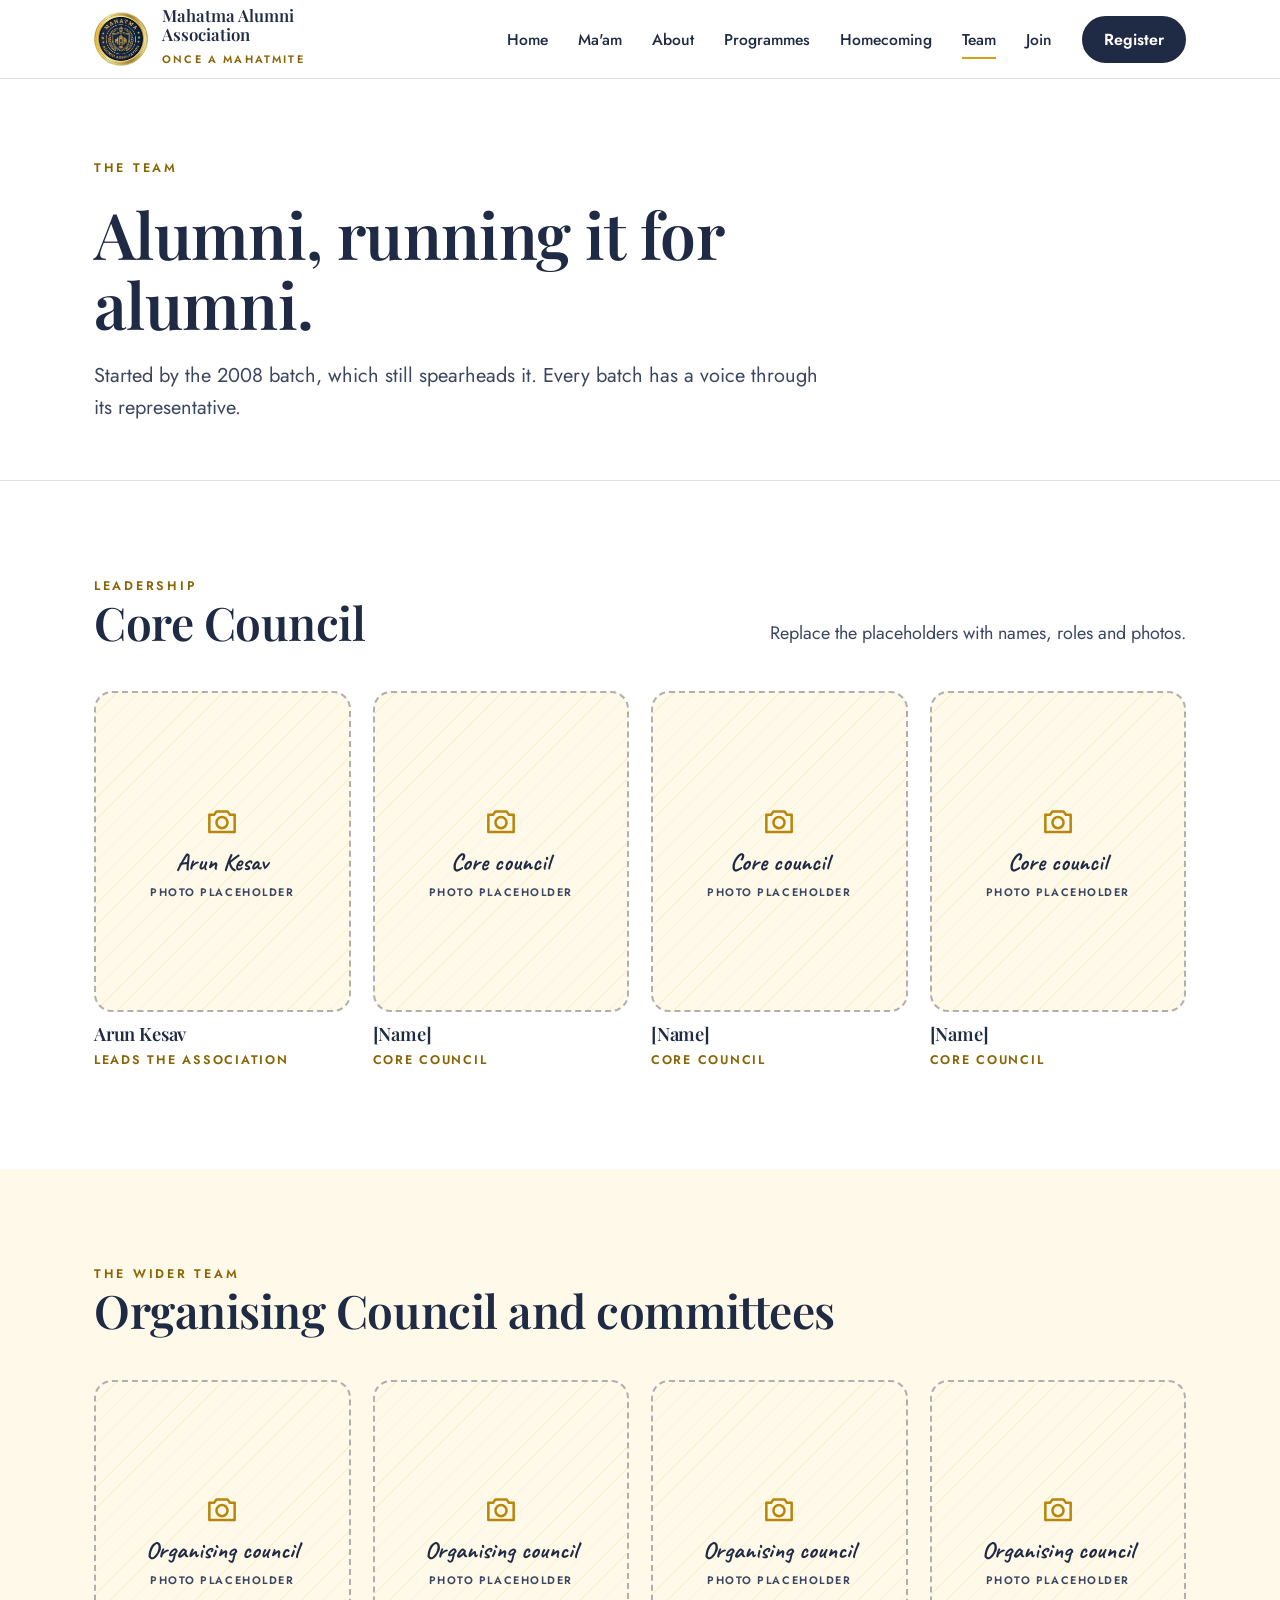
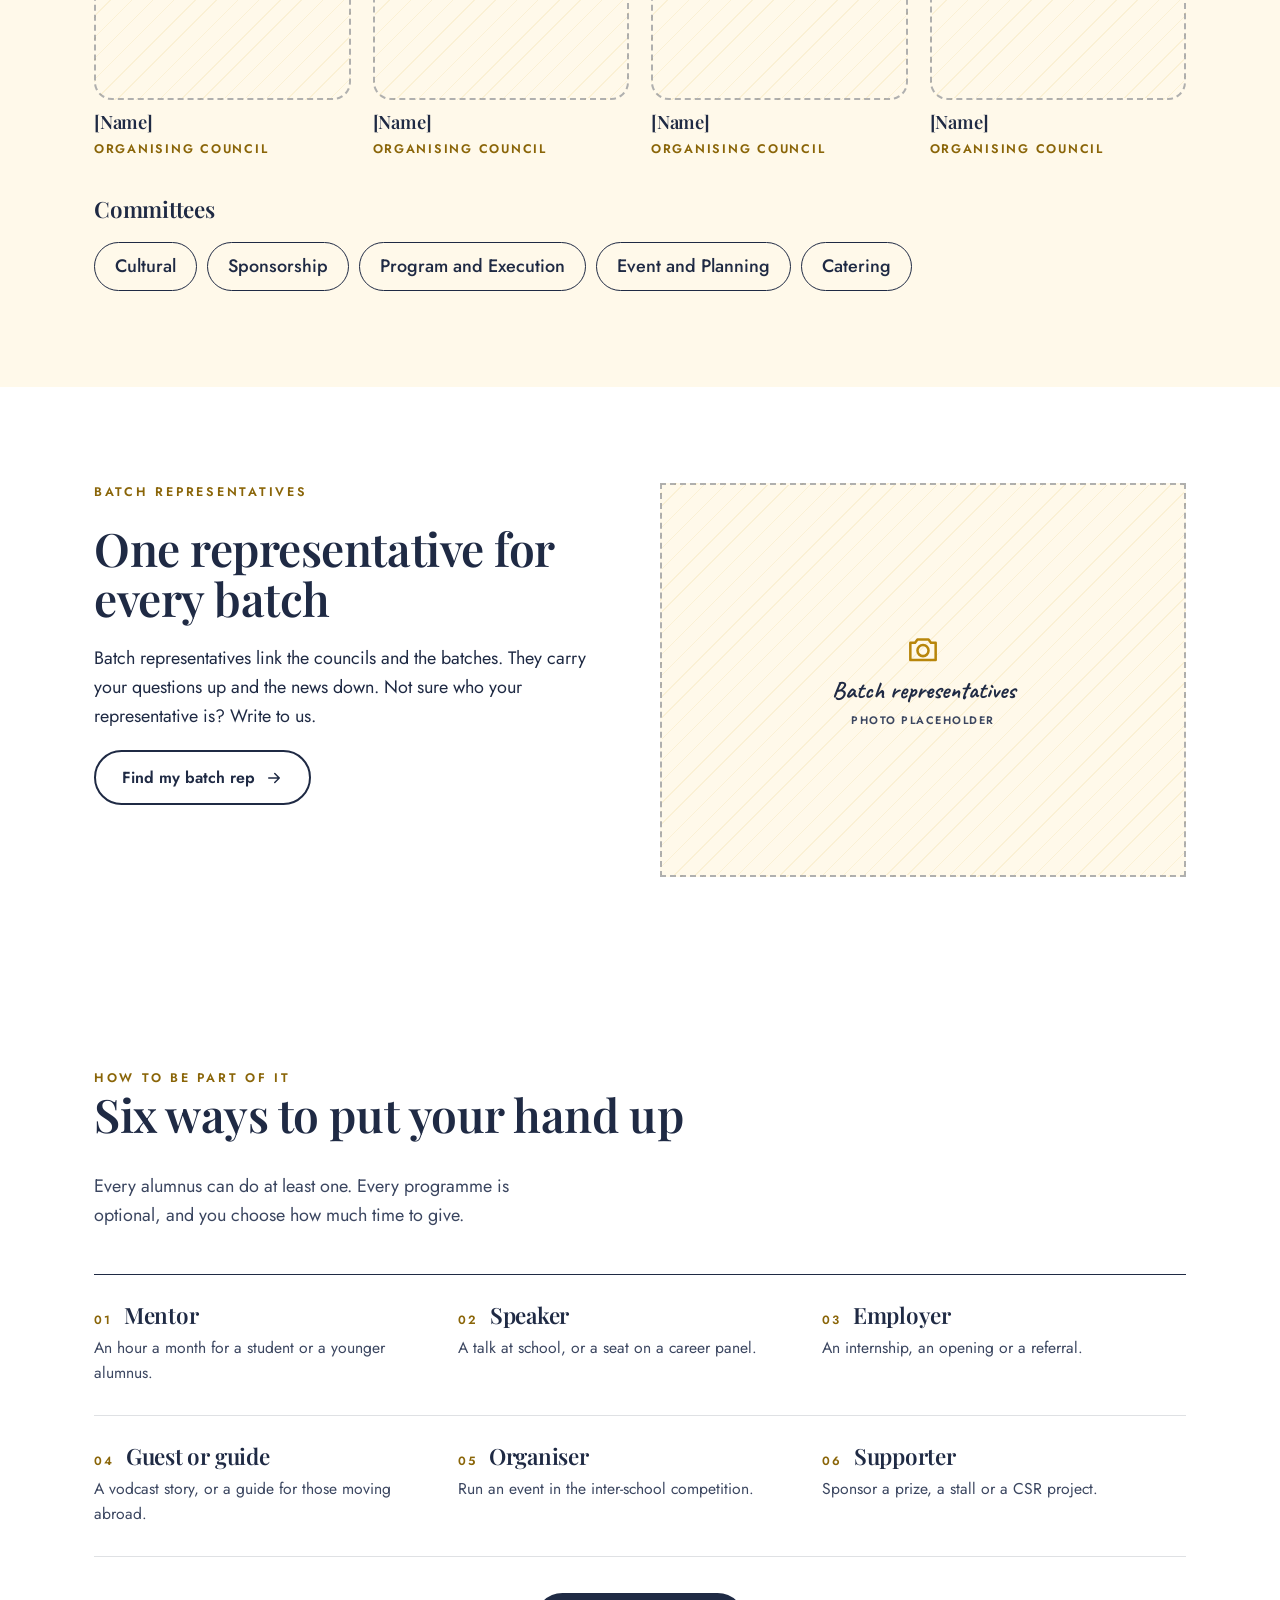
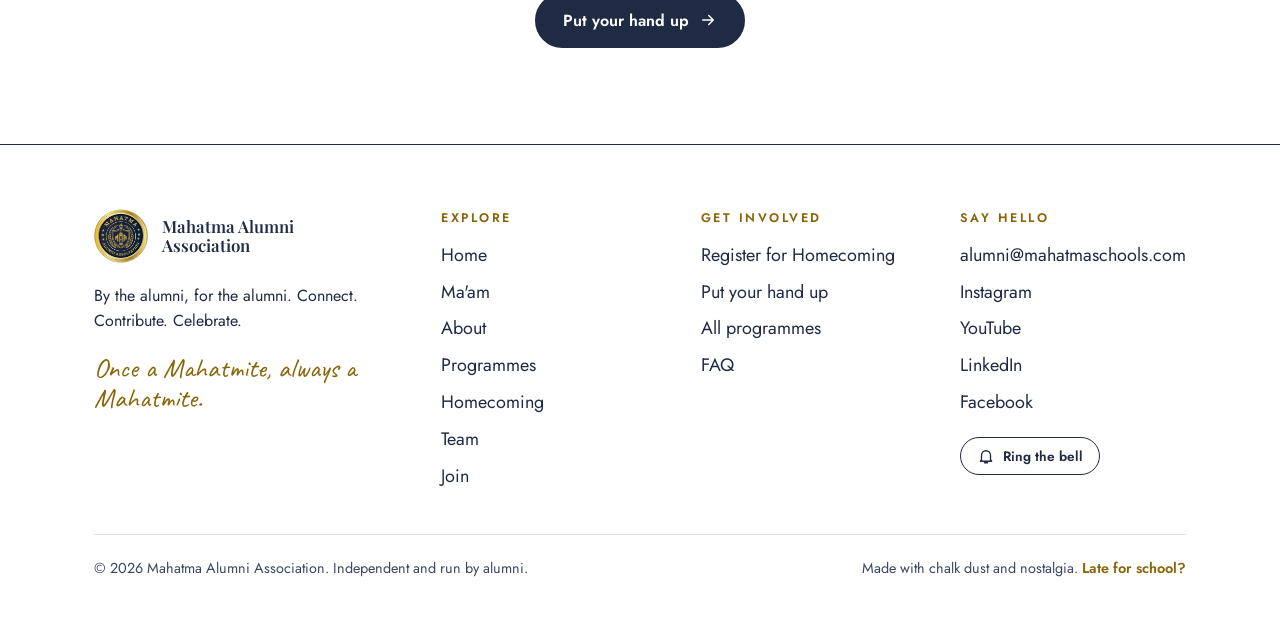
<file: team.html>
<!doctype html>
<html lang="en"><head>
<meta charset="utf-8"><meta name="viewport" content="width=device-width,initial-scale=1">
<title>The team · Mahatma Alumni Association</title>
<meta name="description" content="How MAA is organised: the Core Council, the Organising Council, committees and a representative for every batch.">
<meta name="theme-color" content="#1F2A44">
<link rel="icon" href="assets/img/logo.png">
<meta property="og:title" content="The team · Mahatma Alumni Association"><meta property="og:description" content="How MAA is organised: the Core Council, the Organising Council, committees and a representative for every batch."><meta property="og:image" content="assets/img/logo.png">
<link rel="preconnect" href="https://fonts.googleapis.com"><link rel="preconnect" href="https://fonts.gstatic.com" crossorigin>
<link href="https://fonts.googleapis.com/css2?family=Caveat:wght@500;700&family=Jost:wght@400;500;600&family=Noto+Sans+Tamil:wght@500&family=Playfair+Display:ital,wght@0,500;0,600;0,700;1,500;1,600&display=swap" rel="stylesheet">
<link rel="stylesheet" href="assets/css/style.css">
</head><body data-page="team.html">
<a class="skip" href="#main">Skip to content</a>
<div class="progress" aria-hidden="true"></div>
<div class="bar" id="webinarBar">Live webinar · <b>Sat 31 Oct, 10 AM</b> · Premalatha Ma'am addresses alumni · <a href="#" data-todo="YouTube link">Watch on YouTube</a></div>
<header class="site"><div class="wrap nav">
<a class="brand" href="index.html" aria-label="Mahatma Alumni Association, home"><img src="assets/img/logo.png" alt="" width="54" height="54"><span><b>Mahatma Alumni<br>Association</b><small>Once a Mahatmite</small></span></a>
<nav aria-label="Main"><ul id="menu"><li><a href="index.html">Home</a></li><li><a href="premalatha.html">Ma'am</a></li><li><a href="about.html">About</a></li><li><a href="programmes.html">Programmes</a></li><li><a href="homecoming.html">Homecoming</a></li><li><a href="team.html" aria-current="page">Team</a></li><li><a href="join.html">Join</a></li><li><a class="btn solid" href="https://www.mahatmaschools.com" style="padding:10px 20px;color:#fff;border-bottom:2px solid var(--navy)">Register</a></li></ul>
<button class="burger" aria-label="Menu" aria-expanded="false" aria-controls="menu"><svg width="22" height="22" viewBox="0 0 24 24" fill="none" stroke="currentColor" stroke-width="2.2" stroke-linecap="round"><path d="M4 7h16M4 12h16M4 17h16"/></svg></button></nav>
</div></header>
<main id="main">
<section class="pagehead"><div class="wrap"><p class="eyebrow">The team</p><h1 class="mt">Alumni, running it for alumni.</h1><p class="lede mt">Started by the 2008 batch, which still spearheads it. Every batch has a voice through its representative.</p></div></section>
<section><div class="wrap"><div class="head"><div><p class="eyebrow">Leadership</p><h2>Core Council</h2></div><p>Replace the placeholders with names, roles and photos.</p></div>
<div class="org"><div class="person rv"><figure class="ph r45 "><svg viewBox="0 0 24 24" fill="none" stroke="currentColor" stroke-width="1.6" stroke-linecap="round" stroke-linejoin="round"><path d="M4 8h3l1.5-2h7L17 8h3v11H4z"/><circle cx="12" cy="13" r="3.5"/></svg><b>Arun Kesav</b><small>Photo placeholder</small></figure><h3>Arun Kesav</h3><span>Leads the association</span></div><div class="person rv"><figure class="ph r45 "><svg viewBox="0 0 24 24" fill="none" stroke="currentColor" stroke-width="1.6" stroke-linecap="round" stroke-linejoin="round"><path d="M4 8h3l1.5-2h7L17 8h3v11H4z"/><circle cx="12" cy="13" r="3.5"/></svg><b>Core council</b><small>Photo placeholder</small></figure><h3>[Name]</h3><span>Core council</span></div><div class="person rv"><figure class="ph r45 "><svg viewBox="0 0 24 24" fill="none" stroke="currentColor" stroke-width="1.6" stroke-linecap="round" stroke-linejoin="round"><path d="M4 8h3l1.5-2h7L17 8h3v11H4z"/><circle cx="12" cy="13" r="3.5"/></svg><b>Core council</b><small>Photo placeholder</small></figure><h3>[Name]</h3><span>Core council</span></div><div class="person rv"><figure class="ph r45 "><svg viewBox="0 0 24 24" fill="none" stroke="currentColor" stroke-width="1.6" stroke-linecap="round" stroke-linejoin="round"><path d="M4 8h3l1.5-2h7L17 8h3v11H4z"/><circle cx="12" cy="13" r="3.5"/></svg><b>Core council</b><small>Photo placeholder</small></figure><h3>[Name]</h3><span>Core council</span></div></div></div></section>
<section class="feature"><div class="wrap"><div class="head"><div><p class="eyebrow">The wider team</p><h2>Organising Council and committees</h2></div></div>
<div class="org"><div class="person rv"><figure class="ph r45 "><svg viewBox="0 0 24 24" fill="none" stroke="currentColor" stroke-width="1.6" stroke-linecap="round" stroke-linejoin="round"><path d="M4 8h3l1.5-2h7L17 8h3v11H4z"/><circle cx="12" cy="13" r="3.5"/></svg><b>Organising council</b><small>Photo placeholder</small></figure><h3>[Name]</h3><span>Organising council</span></div><div class="person rv"><figure class="ph r45 "><svg viewBox="0 0 24 24" fill="none" stroke="currentColor" stroke-width="1.6" stroke-linecap="round" stroke-linejoin="round"><path d="M4 8h3l1.5-2h7L17 8h3v11H4z"/><circle cx="12" cy="13" r="3.5"/></svg><b>Organising council</b><small>Photo placeholder</small></figure><h3>[Name]</h3><span>Organising council</span></div><div class="person rv"><figure class="ph r45 "><svg viewBox="0 0 24 24" fill="none" stroke="currentColor" stroke-width="1.6" stroke-linecap="round" stroke-linejoin="round"><path d="M4 8h3l1.5-2h7L17 8h3v11H4z"/><circle cx="12" cy="13" r="3.5"/></svg><b>Organising council</b><small>Photo placeholder</small></figure><h3>[Name]</h3><span>Organising council</span></div><div class="person rv"><figure class="ph r45 "><svg viewBox="0 0 24 24" fill="none" stroke="currentColor" stroke-width="1.6" stroke-linecap="round" stroke-linejoin="round"><path d="M4 8h3l1.5-2h7L17 8h3v11H4z"/><circle cx="12" cy="13" r="3.5"/></svg><b>Organising council</b><small>Photo placeholder</small></figure><h3>[Name]</h3><span>Organising council</span></div></div>
<h3 class="mt2">Committees</h3><div class="chips mt"><span class="chip">Cultural</span><span class="chip">Sponsorship</span><span class="chip">Program and Execution</span><span class="chip">Event and Planning</span><span class="chip">Catering</span></div></div></section>
<section><div class="wrap grid2h"><div><p class="eyebrow">Batch representatives</p><h2 class="mt">One representative for every batch</h2><p class="mt">Batch representatives link the councils and the batches. They carry your questions up and the news down. Not sure who your representative is? Write to us.</p><p class="mt"><a class="btn line" href="mailto:alumni@mahatmaschools.com?subject=Who%20is%20my%20batch%20representative%3F">Find my batch rep <svg viewBox="0 0 24 24" fill="none" stroke="currentColor" stroke-width="2" stroke-linecap="round" stroke-linejoin="round"><path d="M5 12h14M13 6l6 6-6 6"/></svg></a></p></div>
<div><figure class="ph r43 "><svg viewBox="0 0 24 24" fill="none" stroke="currentColor" stroke-width="1.6" stroke-linecap="round" stroke-linejoin="round"><path d="M4 8h3l1.5-2h7L17 8h3v11H4z"/><circle cx="12" cy="13" r="3.5"/></svg><b>Batch representatives</b><small>Photo placeholder</small></figure></div></div></section>
<section class="hands-sec"><div class="wrap"><div class="head"><div><p class="eyebrow">How to be part of it</p><h2>Six ways to put your hand up</h2></div><p>Every alumnus can do at least one. Every programme is optional, and you choose how much time to give.</p></div>
<div class="hands">
<div class="hand-item rv"><h3><small>01</small>Mentor</h3><p>An hour a month for a student or a younger alumnus.</p></div>
<div class="hand-item rv"><h3><small>02</small>Speaker</h3><p>A talk at school, or a seat on a career panel.</p></div>
<div class="hand-item rv"><h3><small>03</small>Employer</h3><p>An internship, an opening or a referral.</p></div>
<div class="hand-item rv"><h3><small>04</small>Guest or guide</h3><p>A vodcast story, or a guide for those moving abroad.</p></div>
<div class="hand-item rv"><h3><small>05</small>Organiser</h3><p>Run an event in the inter-school competition.</p></div>
<div class="hand-item rv"><h3><small>06</small>Supporter</h3><p>Sponsor a prize, a stall or a CSR project.</p></div></div>
<p class="mt2 center"><a class="btn solid" href="join.html#raise">Put your hand up <svg viewBox="0 0 24 24" fill="none" stroke="currentColor" stroke-width="2" stroke-linecap="round" stroke-linejoin="round"><path d="M5 12h14M13 6l6 6-6 6"/></svg></a></p></div></section>
</main>
<footer><div class="wrap">
<div class="grid">
<div><a class="brand" href="index.html"><img src="assets/img/logo.png" alt="" width="64" height="64"><span><b>Mahatma Alumni<br>Association</b></span></a>
<p class="mt" style="font-size:1rem">By the alumni, for the alumni. Connect. Contribute. Celebrate.</p>
<p class="hand mt">Once a Mahatmite, always a Mahatmite.</p></div>
<div><h4>Explore</h4><ul><li><a href="index.html">Home</a></li><li><a href="premalatha.html">Ma'am</a></li><li><a href="about.html">About</a></li><li><a href="programmes.html">Programmes</a></li><li><a href="homecoming.html">Homecoming</a></li><li><a href="team.html">Team</a></li><li><a href="join.html">Join</a></li></ul></div>
<div><h4>Get involved</h4><ul><li><a href="https://www.mahatmaschools.com">Register for Homecoming</a></li><li><a href="join.html#raise">Put your hand up</a></li><li><a href="programmes.html">All programmes</a></li><li><a href="homecoming.html#faq">FAQ</a></li></ul></div>
<div><h4>Say hello</h4><ul><li><a href="mailto:alumni@mahatmaschools.com">alumni@mahatmaschools.com</a></li><li><a href="#" data-todo="Instagram">Instagram</a></li><li><a href="#" data-todo="YouTube">YouTube</a></li><li><a href="#" data-todo="LinkedIn">LinkedIn</a></li><li><a href="#" data-todo="Facebook">Facebook</a></li></ul>
<p class="mt"><button class="bell" id="bell" type="button"><svg viewBox="0 0 24 24" fill="none" stroke="currentColor" stroke-width="1.8" stroke-linecap="round" stroke-linejoin="round"><path d="M6 17V11a6 6 0 1 1 12 0v6l1.5 2h-15z"/><path d="M10 21h4"/></svg> Ring the bell</button></p></div>
</div>
<div class="fine"><span>© <span id="yr">2026</span> Mahatma Alumni Association. Independent and run by alumni.</span><span>Made with chalk dust and nostalgia. <a href="game.html">Late for school?</a></span></div>
</div></footer>
<script src="assets/js/main.js" defer></script>
</body></html>
</file>
<file: assets/css/style.css>
/* Mahatma Alumni Association — minimal, nostalgic, playful. Brand colours only: navy, gold, ivory/white. */
:root{
  --navy:#1F2A44; --navy-soft:#3B4660;
  --gold:#D4A017; --gold-deep:#B8860B; --gold-ink:#8A6508; --gold-soft:#E8CE85;
  --ivory:#FFF9EA; --cream:#FBF3DF; --white:#FFFFFF;
  --line:rgba(31,42,68,.14); --line-strong:rgba(31,42,68,.9);
  --serif:'Playfair Display',Georgia,serif; --sans:'Jost',system-ui,sans-serif; --hand:'Caveat',cursive; --ta:'Noto Sans Tamil','Jost',sans-serif;
  --max:1140px; --r:18px;
}
*{box-sizing:border-box;margin:0}
html{scroll-behavior:smooth}
body{font-family:var(--sans);color:var(--navy);background:var(--white);font-size:18px;line-height:1.6;-webkit-font-smoothing:antialiased}
img{max-width:100%;display:block}
a{color:inherit}
.skip{position:absolute;left:-999px;top:8px;background:var(--navy);color:var(--white);padding:10px 16px;border-radius:8px;z-index:100}
.skip:focus{left:8px}
:focus-visible{outline:3px solid var(--gold);outline-offset:3px;border-radius:4px}
.wrap{max-width:var(--max);margin:0 auto;padding:0 24px}
section{padding:96px 0}
h1,h2,h3{font-family:var(--serif);font-weight:600;line-height:1.1;letter-spacing:-.01em}
h1{font-size:clamp(2.5rem,5.4vw,4.4rem)}
h2{font-size:clamp(2rem,3.6vw,3rem)}
h3{font-size:1.4rem}
p{max-width:62ch}
.eyebrow{font-weight:600;letter-spacing:.22em;font-size:.78rem;text-transform:uppercase;color:var(--gold-ink)}
.hand{font-family:var(--hand);font-size:1.7rem;color:var(--gold-ink);line-height:1.1}
.lede{font-size:1.25rem;color:var(--navy-soft)}
.mt{margin-top:20px}.mt2{margin-top:36px}
.center{text-align:center}.center p{margin-inline:auto}
/* underline doodle */
.doodle{background:linear-gradient(transparent 62%,var(--gold-soft) 62% 92%,transparent 92%);padding:0 .1em}
/* buttons */
.btn{display:inline-flex;align-items:center;gap:10px;font:600 1rem var(--sans);padding:14px 26px;border-radius:999px;text-decoration:none;border:2px solid var(--navy);transition:transform .15s,background .15s,color .15s;cursor:pointer}
.btn.solid{background:var(--navy);color:var(--white)}
.btn.solid:hover{background:var(--gold);border-color:var(--gold);color:var(--navy);transform:translateY(-2px)}
.btn.line{background:transparent;color:var(--navy)}
.btn.line:hover{background:var(--navy);color:var(--white);transform:translateY(-2px)}
.btn.gold{background:var(--gold);border-color:var(--gold);color:var(--navy)}
.btn.gold:hover{background:var(--navy);border-color:var(--navy);color:var(--white)}
.btn svg{width:18px;height:18px}
/* announcement bar */
.bar{background:var(--navy);color:var(--white);font-size:.92rem;text-align:center;padding:9px 16px}
.bar a{color:var(--gold);font-weight:600;text-underline-offset:3px}
/* header */
header.site{position:sticky;top:0;background:rgba(255,255,255,.94);backdrop-filter:blur(8px);border-bottom:1px solid var(--line);z-index:50}
.nav{display:flex;align-items:center;justify-content:space-between;height:78px}
.brand{display:flex;align-items:center;gap:14px;text-decoration:none}
.brand img{width:54px;height:54px}
.brand b{font:600 1.05rem/1.1 var(--serif);display:block}
.brand small{font-size:.68rem;letter-spacing:.2em;color:var(--gold-ink);font-weight:600;text-transform:uppercase}
nav ul{display:flex;gap:30px;list-style:none;padding:0;align-items:center}
nav a{text-decoration:none;font-weight:500;font-size:.98rem;padding:6px 0;border-bottom:2px solid transparent}
nav a:hover,nav a[aria-current="page"]{border-color:var(--gold)}
.burger{display:none;background:none;border:2px solid var(--navy);border-radius:10px;width:46px;height:42px;cursor:pointer;color:var(--navy)}
/* photo placeholders */
.ph{position:relative;background:var(--ivory);border:2px dashed rgba(31,42,68,.35);display:flex;flex-direction:column;align-items:center;justify-content:center;gap:10px;text-align:center;color:var(--navy-soft);overflow:hidden;font-size:.85rem;padding:16px;background-image:repeating-linear-gradient(135deg,transparent 0 14px,rgba(212,160,23,.10) 14px 15px)}
.ph svg{width:38px;height:38px;color:var(--gold-deep)}
.ph b{font-family:var(--hand);font-size:1.5rem;font-weight:700;color:var(--navy);line-height:1}
.ph small{letter-spacing:.14em;text-transform:uppercase;font-size:.68rem;font-weight:600}
.ph img{position:absolute;inset:0;width:100%;height:100%;object-fit:cover}
.r45{aspect-ratio:4/5}.r43{aspect-ratio:4/3}.r11{aspect-ratio:1}.r169{aspect-ratio:16/9}
.arch{border-radius:999px 999px 22px 22px}
/* HERO */
.hero{padding:64px 0 88px}
.hero .grid{display:grid;grid-template-columns:1.05fr .95fr;gap:64px;align-items:center}
.hero h1 .gold{color:var(--gold-deep);font-style:italic}
.hero .cta{display:flex;gap:14px;flex-wrap:wrap;margin-top:34px}
.mam-frame{position:relative;max-width:470px;margin-left:auto}
.mam-frame::before{content:"";position:absolute;inset:-16px -16px 16px 16px;border:2px solid var(--gold);border-radius:999px 999px 26px 26px;z-index:0}
.mam-frame .ph{position:relative;z-index:1;border-radius:999px 999px 22px 22px;border-style:solid;border-color:var(--navy);border-width:3px}
.stamp{position:absolute;z-index:3;left:-34px;bottom:46px;background:var(--white);border:2px solid var(--navy);padding:10px 18px;transform:rotate(-6deg);box-shadow:5px 5px 0 var(--gold);font:600 .72rem var(--sans);letter-spacing:.2em;text-transform:uppercase}
.stamp b{display:block;font:600 1.3rem var(--serif);letter-spacing:0;text-transform:none}
.note{position:absolute;z-index:3;right:-12px;top:20px;transform:rotate(7deg);font-family:var(--hand);font-size:1.9rem;color:var(--navy);background:var(--ivory);border:2px solid var(--gold);padding:4px 16px;border-radius:6px}
/* roll-call stats */
.roll{border-block:1px solid var(--line);padding:0}
.roll .grid{display:grid;grid-template-columns:repeat(4,1fr)}
.roll .cell{padding:34px 22px;border-right:1px solid var(--line)}
.roll .cell:last-child{border:0}
.roll .num{font:600 clamp(2.2rem,4vw,3.2rem)/1 var(--serif)}
.roll .num i{font-style:normal;color:var(--gold-deep)}
.roll .cell>span{display:block;margin-top:8px;font-size:.82rem;letter-spacing:.14em;text-transform:uppercase;font-weight:600;color:var(--navy-soft)}
/* notebook cards */
.cards3{display:grid;grid-template-columns:repeat(3,1fr);gap:26px}
.note-card{position:relative;background:var(--white);border:1.5px solid var(--navy);border-radius:var(--r);padding:34px 30px 30px 52px;background-image:repeating-linear-gradient(transparent 0 33px,rgba(31,42,68,.09) 33px 34px);box-shadow:6px 6px 0 var(--gold);transition:transform .2s}
.note-card:hover{transform:translate(-3px,-3px)}
.note-card::before{content:"";position:absolute;left:34px;top:0;bottom:0;width:2px;background:var(--gold);opacity:.7}
.note-card .n{font-family:var(--hand);font-size:3.2rem;color:var(--gold-deep);line-height:1}
.note-card h3{margin:6px 0 10px}
.note-card p{font-size:1rem}
/* section heads */
.head{display:flex;justify-content:space-between;align-items:end;gap:30px;margin-bottom:46px;flex-wrap:wrap}
.head p{max-width:46ch}
/* Ma'am feature (home) */
.feature{background:var(--ivory)}
.feature .grid{display:grid;grid-template-columns:.9fr 1.1fr;gap:70px;align-items:center}
.quote{font:italic 500 clamp(1.6rem,2.6vw,2.2rem)/1.3 var(--serif)}
.quote cite{display:block;font:600 .8rem var(--sans);letter-spacing:.2em;text-transform:uppercase;font-style:normal;margin-top:22px;color:var(--gold-ink)}
.todo{border:2px dashed var(--gold-deep);padding:14px 18px;border-radius:12px;background:var(--white);font-size:.95rem;color:var(--navy-soft)}
/* chalkboard */
.chalk{background:var(--navy);color:var(--white)}
.chalk .eyebrow{color:var(--gold)}
.chalk h2{color:var(--white)}
.chalk p{color:rgba(255,255,255,.82)}
.board{border:10px solid var(--gold);border-radius:14px;padding:44px 40px;background:var(--navy);position:relative;box-shadow:inset 0 0 0 2px rgba(255,255,255,.15)}
.kural{font:500 clamp(1.4rem,2.4vw,2rem)/1.5 var(--ta);color:var(--white);margin:18px 0 12px}
.kmean{font-family:var(--hand);font-size:1.8rem;color:var(--gold)}
.kref{font-size:.78rem;letter-spacing:.2em;text-transform:uppercase;color:rgba(255,255,255,.6);margin-top:14px}
.board .btn{margin-top:20px;border-color:var(--gold);color:var(--gold);background:none}
.board .btn:hover{background:var(--gold);color:var(--navy)}
/* homecoming block */
.hc .grid{display:grid;grid-template-columns:1fr 1fr;gap:60px;align-items:center}
.count{display:flex;gap:14px;margin:26px 0}
.count div{border:1.5px solid var(--navy);border-radius:14px;padding:16px 8px;min-width:92px;text-align:center;background:var(--white)}
.count b{display:block;font:600 2.3rem/1 var(--serif)}
.count span{font-size:.7rem;letter-spacing:.18em;text-transform:uppercase;font-weight:600;color:var(--gold-ink)}
.facts{list-style:none;padding:0;border-top:1px solid var(--line)}
.facts li{display:flex;justify-content:space-between;gap:20px;padding:14px 0;border-bottom:1px solid var(--line)}
.facts li span:first-child{font-size:.78rem;letter-spacing:.18em;text-transform:uppercase;font-weight:600;color:var(--gold-ink);padding-top:4px}
.facts li span:last-child{text-align:right;font-weight:500}
/* timetable */
table.tt{width:100%;border-collapse:collapse;border:1.5px solid var(--navy);border-radius:var(--r);overflow:hidden;background:var(--white)}
.tt th{background:var(--navy);color:var(--white);text-align:left;padding:14px 18px;font:600 .8rem var(--sans);letter-spacing:.16em;text-transform:uppercase}
.tt td{padding:18px;border-top:1px solid var(--line);vertical-align:top}
.tt td:first-child{font:600 1.15rem var(--serif);white-space:nowrap}
.tt .tag{display:inline-block;font-size:.7rem;letter-spacing:.14em;text-transform:uppercase;font-weight:600;background:var(--gold-soft);padding:3px 10px;border-radius:999px;margin-right:6px}
/* polaroids */
.polas{display:grid;grid-template-columns:repeat(3,1fr);gap:34px 28px}
.pola{background:var(--white);padding:14px 14px 18px;border:1px solid var(--line);box-shadow:0 14px 30px -16px rgba(31,42,68,.45);transition:transform .25s}
.pola:nth-child(3n+1){transform:rotate(-2deg)}.pola:nth-child(3n+2){transform:rotate(1.5deg) translateY(10px)}.pola:nth-child(3n){transform:rotate(-1deg)}
.pola:hover{transform:rotate(0) scale(1.03);z-index:2}
.pola .ph{border-style:solid;border-width:1px}
.pola figcaption{font-family:var(--hand);font-size:1.45rem;text-align:center;margin-top:12px;color:var(--navy)}
.tape{position:absolute;width:90px;height:28px;background:rgba(212,160,23,.55);top:-12px;left:50%;margin-left:-45px;transform:rotate(-3deg)}
.pola{position:relative}
/* hand-raise list */
.hands{display:grid;grid-template-columns:repeat(3,1fr);gap:0;border-top:1.5px solid var(--navy)}
.hand-item{padding:28px 26px 30px 0;border-bottom:1px solid var(--line);position:relative}
.hand-item h3{display:flex;gap:12px;align-items:baseline}
.hand-item h3 small{font:600 .75rem var(--sans);letter-spacing:.16em;color:var(--gold-ink)}
.hand-item p{font-size:.98rem;margin-top:6px;color:var(--navy-soft)}
/* programmes */
.progs{display:grid;grid-template-columns:repeat(2,1fr);gap:26px}
.prog{border:1.5px solid var(--navy);border-radius:var(--r);padding:30px;background:var(--white);display:flex;flex-direction:column;gap:10px}
.prog .st{align-self:flex-start;font-size:.7rem;letter-spacing:.16em;text-transform:uppercase;font-weight:600;padding:4px 12px;border-radius:999px;background:var(--ivory);border:1px solid var(--gold)}
.prog .st.open{background:var(--gold);border-color:var(--gold)}
.prog h3{font-size:1.5rem}
.prog p{font-size:1rem}
/* tabs-less pillars */
.pillar{display:grid;grid-template-columns:140px 1fr;gap:36px;padding:56px 0;border-top:1px solid var(--line)}
.pillar .big{font:italic 600 5rem/1 var(--serif);color:var(--gold)}
/* team */
.org{display:grid;grid-template-columns:repeat(4,1fr);gap:22px}
.person .ph{border-radius:var(--r)}
.person h3{font-size:1.15rem;margin-top:12px}
.person span{font-size:.78rem;letter-spacing:.14em;text-transform:uppercase;font-weight:600;color:var(--gold-ink)}
.chips{display:flex;flex-wrap:wrap;gap:10px}
.chip{border:1.5px solid var(--navy);border-radius:999px;padding:9px 20px;font-weight:500}
/* faq */
details{border-bottom:1px solid var(--line);padding:20px 0}
details summary{cursor:pointer;font:600 1.25rem var(--serif);list-style:none;display:flex;justify-content:space-between;gap:20px}
details summary::after{content:"+";font:400 1.8rem/1 var(--sans);color:var(--gold-deep)}
details[open] summary::after{content:"–"}
details p{margin-top:12px;color:var(--navy-soft)}
/* steps (join) */
.steps{counter-reset:s;display:grid;gap:18px}
.step{display:grid;grid-template-columns:70px 1fr auto;gap:24px;align-items:center;padding:26px 28px;border:1.5px solid var(--navy);border-radius:var(--r);background:var(--white)}
.step::before{counter-increment:s;content:counter(s);font:600 2.6rem/1 var(--hand);color:var(--gold-deep);text-align:center}
.step h3{font-size:1.3rem}.step p{font-size:.98rem;color:var(--navy-soft)}
/* page header */
.pagehead{padding:80px 0 56px;border-bottom:1px solid var(--line)}
.pagehead h1{font-size:clamp(2.4rem,5vw,4rem);max-width:18ch}
/* footer */
footer{border-top:1.5px solid var(--navy);padding:64px 0 36px;background:var(--white)}
footer .grid{display:grid;grid-template-columns:1.4fr 1fr 1fr 1fr;gap:40px}
footer h4{font:600 .78rem var(--sans);letter-spacing:.2em;text-transform:uppercase;color:var(--gold-ink);margin-bottom:14px}
footer ul{list-style:none;padding:0;display:grid;gap:8px}
footer a{text-decoration:none}footer a:hover{text-decoration:underline;text-decoration-color:var(--gold);text-underline-offset:4px}
.fine{margin-top:44px;padding-top:22px;border-top:1px solid var(--line);display:flex;justify-content:space-between;gap:20px;flex-wrap:wrap;font-size:.9rem;color:var(--navy-soft)}
.bell{background:none;border:1.5px solid var(--navy);border-radius:999px;padding:8px 16px;font:600 .85rem var(--sans);cursor:pointer;display:inline-flex;gap:8px;align-items:center;color:var(--navy)}
.bell:hover{background:var(--gold);border-color:var(--gold)}
.bell svg{width:18px;height:18px}
.bell.ring svg{animation:ring .6s ease 3}
@keyframes ring{0%,100%{transform:rotate(0)}25%{transform:rotate(18deg)}75%{transform:rotate(-18deg)}}
/* reveal */
.rv{opacity:0;transform:translateY(18px);transition:opacity .7s,transform .7s}
.rv.in{opacity:1;transform:none}
@media (prefers-reduced-motion:reduce){.rv{opacity:1;transform:none;transition:none}html{scroll-behavior:auto}.note-card,.pola,.btn{transition:none}}
/* responsive */
@media (max-width:960px){
  section{padding:68px 0}
  .hero .grid,.feature .grid,.hc .grid{grid-template-columns:1fr;gap:48px}
  .mam-frame{margin:0 auto;max-width:400px}
  .cards3,.polas,.hands,.progs{grid-template-columns:1fr}
  .roll .grid{grid-template-columns:repeat(2,1fr)}
  .roll .cell:nth-child(2){border-right:0}
  .roll .cell:nth-child(-n+2){border-bottom:1px solid var(--line)}
  .org{grid-template-columns:repeat(2,1fr)}
  footer .grid{grid-template-columns:1fr 1fr}
  .pillar{grid-template-columns:1fr;gap:10px}
  .step{grid-template-columns:50px 1fr}.step .btn{grid-column:1/-1;justify-self:start}
  .burger{display:inline-flex;align-items:center;justify-content:center}
  nav ul{display:none;position:absolute;left:0;right:0;top:78px;background:var(--white);flex-direction:column;align-items:flex-start;gap:0;padding:12px 24px 22px;border-bottom:1px solid var(--line)}
  nav ul.open{display:flex}
  nav ul li{width:100%;padding:12px 0;border-bottom:1px solid var(--line)}
  .stamp{left:-6px}.note{right:0}
  .tt td:first-child{white-space:normal}
}
@media (max-width:540px){body{font-size:17px}.count div{min-width:0;flex:1}.org{grid-template-columns:1fr}.brand small{display:none}}

/* ---------- additions ---------- */
.progress{position:fixed;left:0;top:0;height:4px;width:100%;background:var(--gold);transform:scaleX(0);transform-origin:0 50%;z-index:90}
header.site.stuck{box-shadow:0 6px 24px rgba(31,42,68,.08)}
[hidden]{display:none!important}
.rot{display:inline-block;color:var(--gold-deep);border-bottom:3px solid var(--gold);transition:opacity .3s}
.head{display:flex;justify-content:space-between;align-items:end;gap:32px;margin-bottom:44px;flex-wrap:wrap}
.head>p{max-width:44ch;color:var(--navy-soft)}
/* vision / mission */
.vm{display:grid;grid-template-columns:1fr 1fr;gap:28px}
.vm-card{border:2px solid var(--navy);border-radius:var(--r);padding:36px 34px;background:var(--white);box-shadow:8px 8px 0 var(--gold)}
.vm-card:nth-child(2){background:var(--navy);color:var(--white);box-shadow:8px 8px 0 var(--gold-deep)}
.vm-card:nth-child(2) .hand{color:var(--gold-soft)}
.vm-card .big{font:500 clamp(1.3rem,2.2vw,1.7rem)/1.4 var(--serif);margin-top:10px;max-width:none}
/* tiles */
.cards4{display:grid;grid-template-columns:repeat(4,1fr);gap:20px}
.tile{border:1.5px solid var(--line-strong);border-radius:var(--r);padding:26px 24px;background:var(--white)}
.tile h3{margin-bottom:10px}
.tile p,.tile li{color:var(--navy-soft);font-size:1rem}
.tile ul{padding-left:1.1em}
.tile.light{background:var(--ivory);border-color:var(--line)}
.tile.light h3{color:var(--gold-ink)}
/* roadmap */
.roadmap{list-style:none;padding:0;display:grid;grid-template-columns:repeat(5,1fr);gap:0;position:relative;counter-reset:r}
.roadmap::before{content:"";position:absolute;left:0;right:0;top:11px;border-top:2px dashed var(--gold)}
.rm{position:relative;padding:36px 16px 0 0}
.rm::before{content:"";position:absolute;top:2px;left:0;width:20px;height:20px;border-radius:50%;background:var(--white);border:4px solid var(--navy)}
.rm .when{font:600 .78rem var(--sans);letter-spacing:.16em;text-transform:uppercase;color:var(--gold-ink)}
.rm h3{font-size:1.2rem;margin:6px 0}
.rm p{font-size:.95rem;color:var(--navy-soft)}
.roadmap.tl{grid-template-columns:1fr;max-width:720px;margin:auto;padding-left:34px}
.roadmap.tl::before{left:10px;right:auto;top:0;bottom:0;border-top:0;border-left:2px dashed var(--gold)}
.roadmap.tl .rm{padding:0 0 34px 28px}.roadmap.tl .rm::before{top:4px;left:-34px}
/* grids */
.grid2{display:grid;grid-template-columns:1fr 1fr;gap:56px;align-items:center}
.grid2h{display:grid;grid-template-columns:1fr 1fr;gap:40px;align-items:start}
/* tabs / chips */
.tabs{display:flex;gap:10px;flex-wrap:wrap}
.tab{font:500 .98rem var(--sans);color:var(--navy);background:var(--white);border:1.5px solid var(--navy);border-radius:999px;padding:9px 20px;cursor:pointer;transition:.15s}
.tab:hover{background:var(--cream)}
.tab.on,.chip.on{background:var(--navy);color:var(--white)}
button.chip{background:var(--white);color:var(--navy);cursor:pointer;font-family:var(--sans);font-size:1rem}
button.chip:hover{background:var(--cream)}
button.chip.on{background:var(--navy);color:var(--white)}
.picker-sec{background:var(--ivory)}
.role-out,.vpanel{margin-top:28px;background:var(--white);border:1.5px solid var(--line-strong);border-radius:var(--r);padding:30px 32px;animation:fade .35s}
.vpanel ul{padding-left:1.2em;margin-top:12px}.vpanel li{margin:6px 0}
.role-out p{margin:8px 0 18px;color:var(--navy-soft)}
.lnks{display:flex;gap:12px;flex-wrap:wrap}
.lnk{display:inline-block;border:1.5px solid var(--navy);border-radius:999px;padding:8px 18px;text-decoration:none;font-weight:500;transition:.15s}
.lnk:hover{background:var(--gold);border-color:var(--gold)}
@keyframes fade{from{opacity:0;transform:translateY(8px)}to{opacity:1;transform:none}}
/* hands */
.hands-sec{background:var(--white)}
/* programmes */
.ptop{display:flex;justify-content:space-between;gap:10px;align-items:center;margin-bottom:12px}
.gl{font:600 .72rem var(--sans);letter-spacing:.14em;text-transform:uppercase;color:var(--gold-ink)}
.st{font:600 .75rem var(--sans);background:var(--ivory);border:1px solid var(--gold);border-radius:999px;padding:3px 12px}
.st.open{background:var(--gold);color:var(--navy)}
.more{margin-top:16px;background:none;border:0;border-bottom:2px solid var(--gold);font:600 .95rem var(--sans);color:var(--navy);cursor:pointer;padding:2px 0;display:inline-flex;gap:8px;align-items:center}
.more svg{width:16px;height:16px;transition:transform .2s}
.more[aria-expanded=true] svg{transform:rotate(90deg)}
.detail{display:none;margin-top:18px}.detail.open{display:block;animation:fade .3s}
.cols3{display:grid;grid-template-columns:repeat(3,1fr);gap:20px}
.cols3 h4{font:600 .8rem var(--sans);letter-spacing:.14em;text-transform:uppercase;color:var(--gold-ink);margin-bottom:6px}
.cols3 ul{padding-left:1.1em;font-size:.98rem;color:var(--navy-soft)}
.startnote{margin-top:16px;padding:12px 16px;background:var(--ivory);border-left:4px solid var(--gold);border-radius:0 10px 10px 0;font-size:.95rem}
.tt-wrap{overflow-x:auto;-webkit-overflow-scrolling:touch}
.tag{display:inline-block;font:600 .72rem var(--sans);letter-spacing:.12em;text-transform:uppercase;border:1px solid var(--navy);border-radius:999px;padding:2px 10px}
.tag.gold{background:var(--gold);border-color:var(--gold)}
.faq{max-width:820px;margin:auto}
.cta{display:flex;gap:14px;flex-wrap:wrap;margin-top:30px}
.fine2{font-size:.85rem;color:var(--navy-soft);margin-top:10px}
/* forms */
.mailform{display:grid;gap:16px;max-width:640px}
.mailform label{display:grid;gap:6px;font-weight:500}
.mailform input,.mailform textarea,.mailform select{font:inherit;padding:12px 14px;border:1.5px solid var(--navy);border-radius:12px;background:var(--white);color:var(--navy);width:100%}
.mailform input:focus,.mailform textarea:focus{outline:3px solid var(--gold);outline-offset:1px}
.mailform fieldset{border:1.5px solid var(--line-strong);border-radius:12px;padding:14px 18px;display:flex;flex-wrap:wrap;gap:8px 22px}
.mailform legend{font-weight:600;padding:0 8px}
.ck{display:flex!important;grid-auto-flow:column;align-items:center;gap:8px!important;font-weight:400!important}
.ck input{width:auto;accent-color:var(--navy)}
.mailform button{justify-self:start}
@media (max-width:960px){
  .vm,.grid2,.grid2h{grid-template-columns:1fr}
  .cards4{grid-template-columns:1fr 1fr}
  .cols3{grid-template-columns:1fr}
  .roadmap{grid-template-columns:1fr;padding-left:34px}
  .roadmap::before{left:10px;right:auto;top:0;bottom:0;border-top:0;border-left:2px dashed var(--gold)}
  .rm{padding:0 0 30px 28px}.rm::before{top:4px;left:-34px}
  .head{align-items:start}
}
@media (max-width:540px){.cards4{grid-template-columns:1fr}.vm-card{padding:28px 22px}.role-out,.vpanel{padding:22px}.tab,.chip{padding:8px 15px;font-size:.92rem}}
@media (max-width:540px){footer .grid{grid-template-columns:1fr}}
p.center{max-width:none}.center p.mt,.center p.mt2{max-width:none}
/* late for school game */
.gamesec{padding:48px 0 80px}
.gamehead{display:flex;justify-content:space-between;align-items:flex-end;gap:24px;flex-wrap:wrap;margin-bottom:24px}
.gamehead .lede{max-width:40ch}
.game{position:relative;aspect-ratio:16/9;max-height:78vh;margin:0 auto;border:2px solid var(--navy);border-radius:var(--r);overflow:hidden;background:var(--ivory);touch-action:manipulation;user-select:none;-webkit-user-select:none;-webkit-touch-callout:none;-webkit-tap-highlight-color:transparent;cursor:pointer;outline:none}
.game canvas{display:block;width:100%;height:100%}
.g-over{position:absolute;inset:0;display:flex;flex-direction:column;align-items:center;justify-content:center;text-align:center;padding:24px;background:rgba(31,42,68,.82);color:var(--white)}
.g-over[hidden]{display:none}
.g-over .hand{color:var(--gold)}
.g-over h2{color:var(--white);margin-top:6px}
.g-over p{color:rgba(255,255,255,.86);margin-top:10px;max-width:52ch}
.g-over.end{justify-content:flex-end;background:linear-gradient(rgba(31,42,68,0) 52%,rgba(31,42,68,.92) 78%)}
.g-over .btn.gold:hover{background:var(--white);border-color:var(--white);color:var(--navy)}
.g-res{display:none}
.g-btns{display:flex;gap:12px;flex-wrap:wrap;justify-content:center;margin-top:18px}
.g-over .btn.line{color:var(--white);border-color:var(--white)}
.g-over .btn.line:hover{background:var(--white);color:var(--navy)}
.g-help{margin:16px auto 0;text-align:center;color:var(--navy-soft);font-size:.95rem}
.g-help kbd{font:600 .8rem var(--sans);border:1.5px solid var(--line-strong);border-bottom-width:3px;border-radius:6px;padding:1px 7px}
.fine a{color:var(--gold-ink);font-weight:600}
@media (max-width:540px){.gamesec{padding:28px 0 56px}.game{aspect-ratio:4/3;border-radius:12px}.g-over{padding:14px}.g-over h2{font-size:1.5rem}.g-over .hand{font-size:1.3rem}.g-over p{font-size:.88rem;margin-top:6px}.g-over.end .hand,.g-over.end p{display:none}.g-over.end{padding-bottom:12px}.g-res{display:block;text-align:center;margin:12px auto 0;font-weight:500}.g-res:empty{display:none}.g-btns{margin-top:10px}.g-btns .btn{padding:10px 20px}}
</file>
